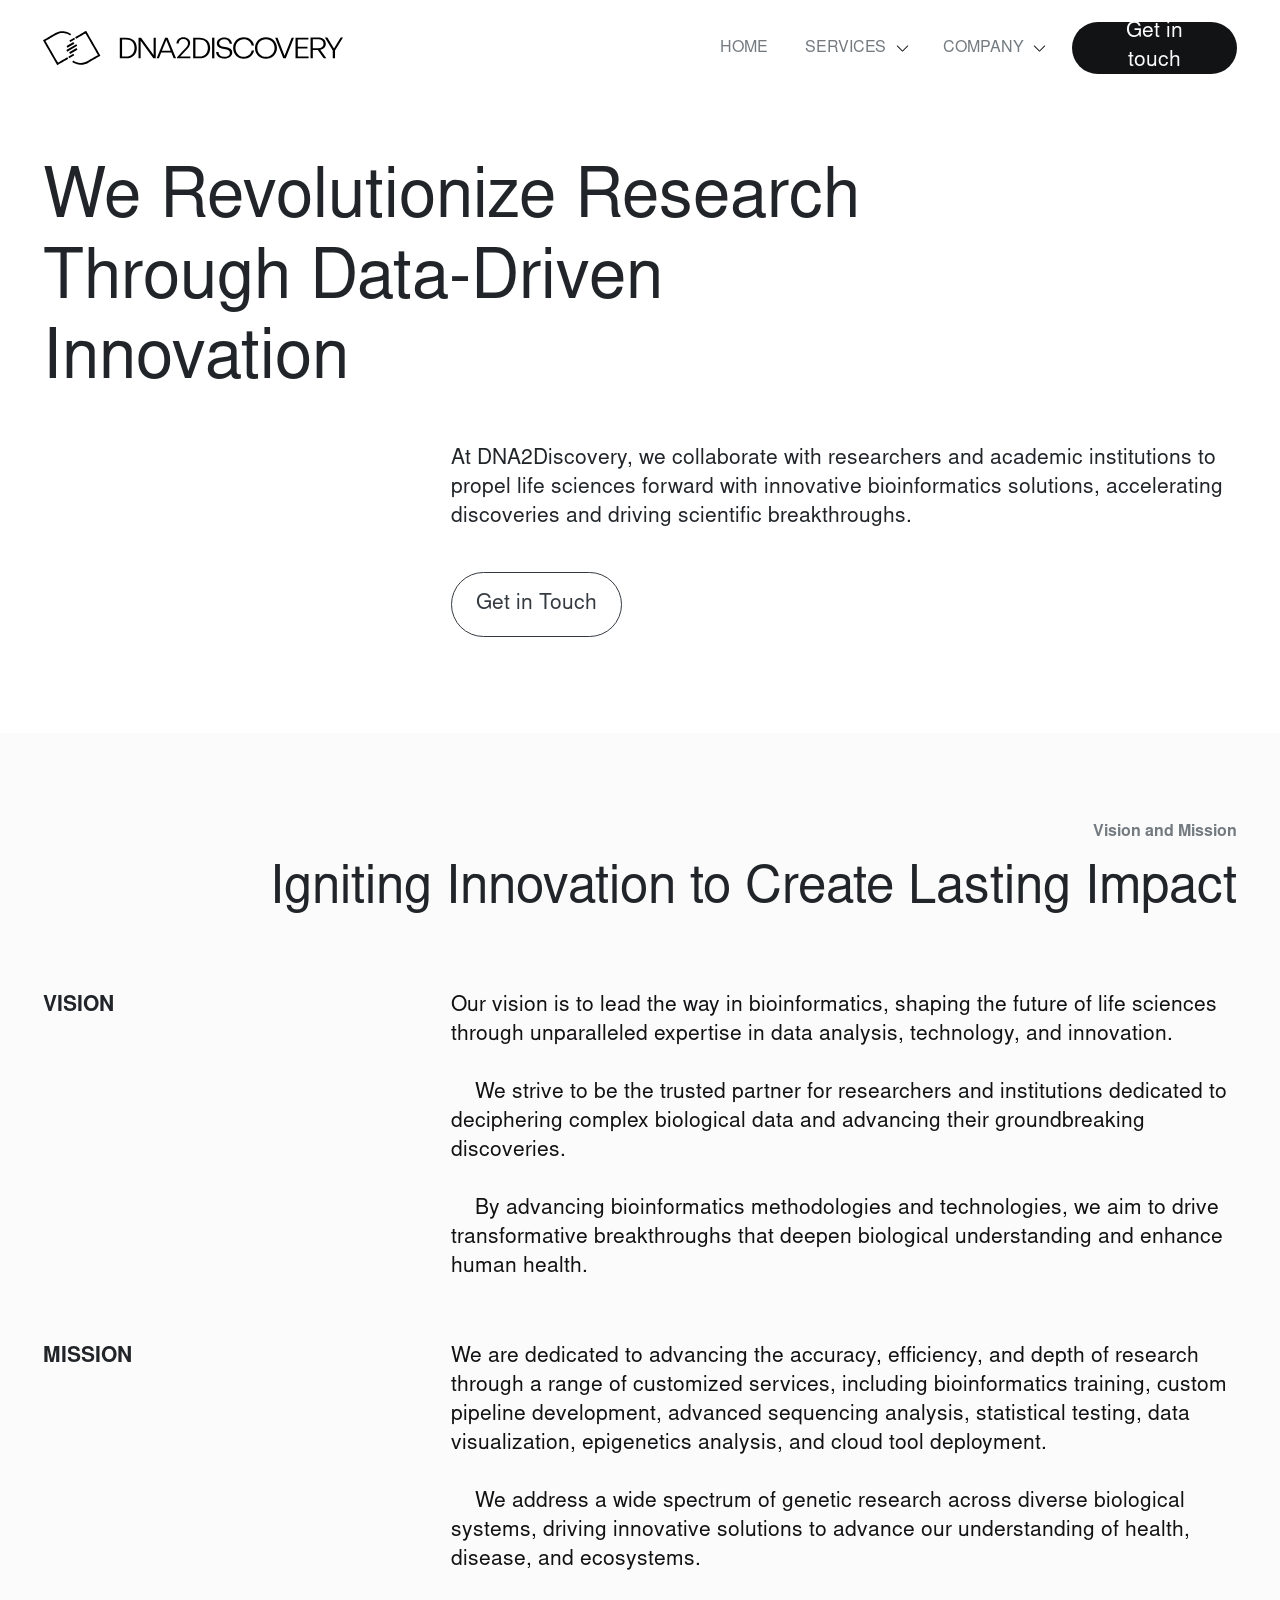
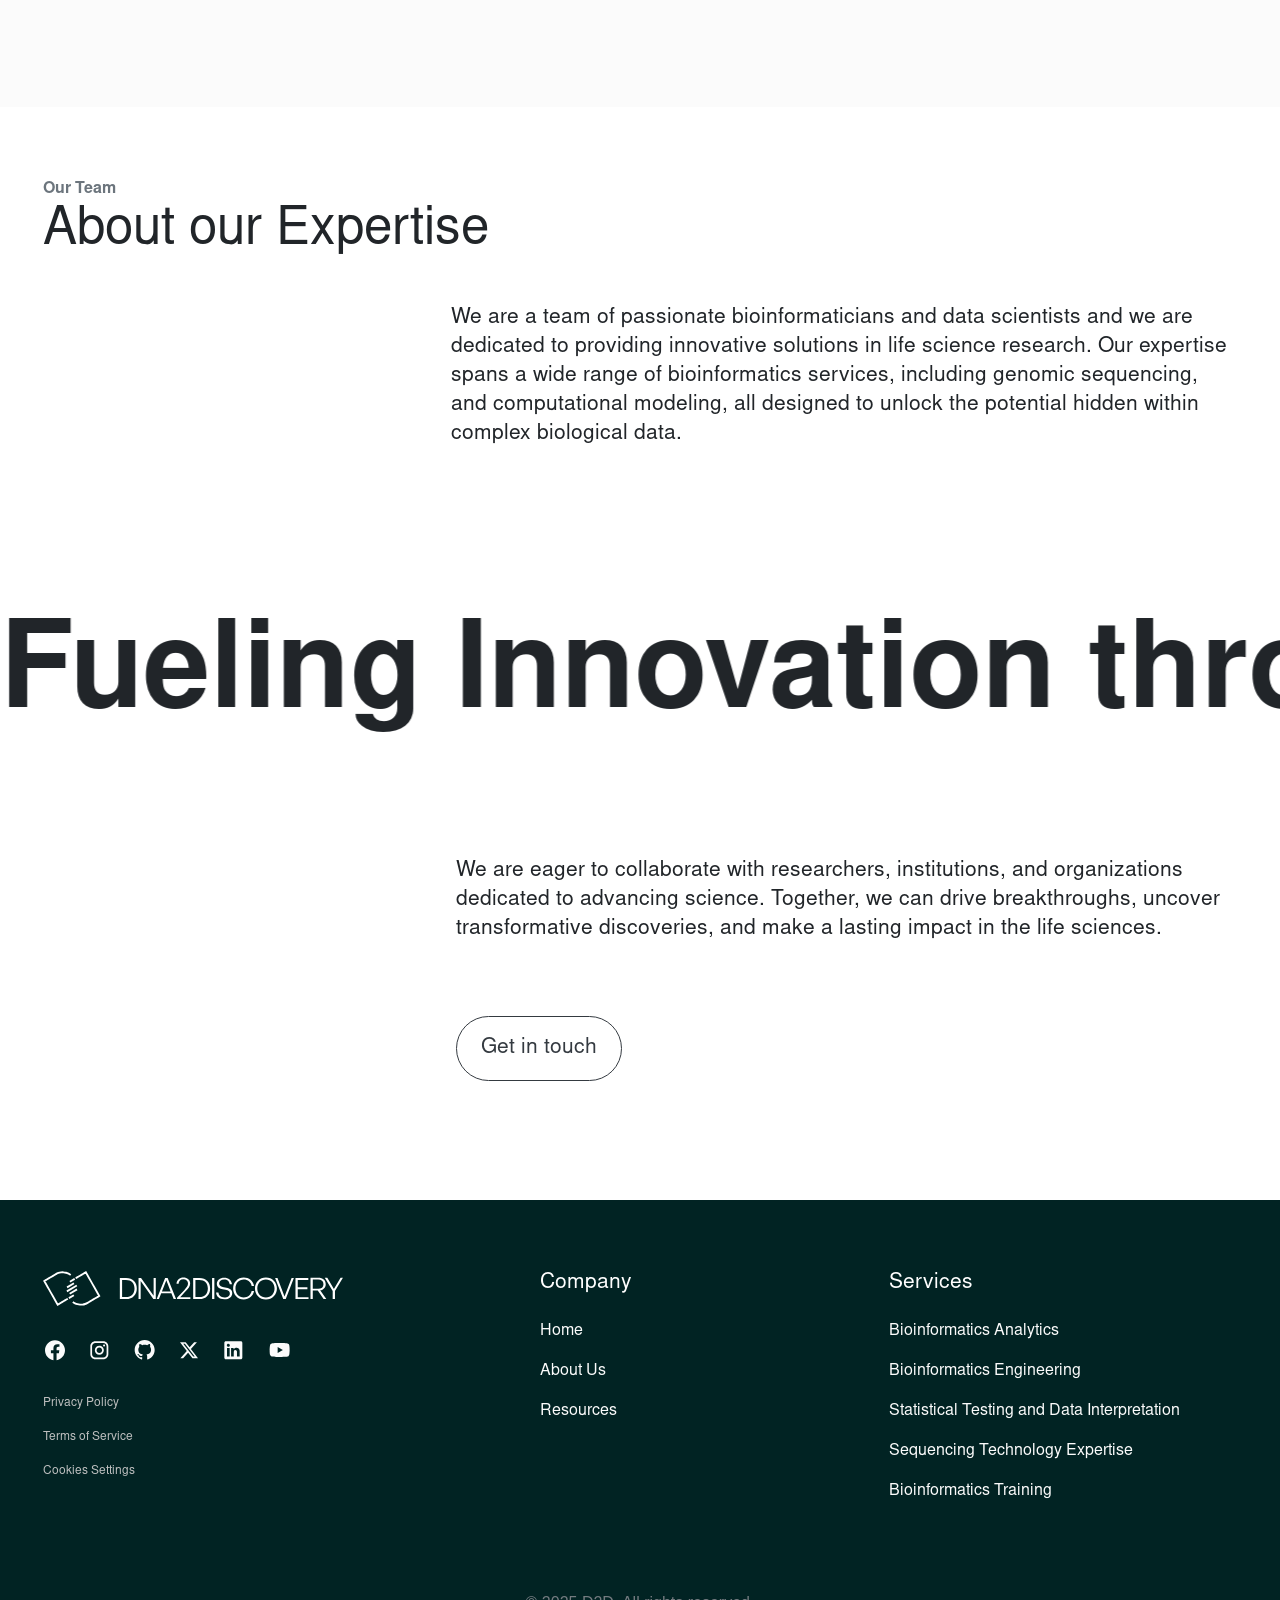
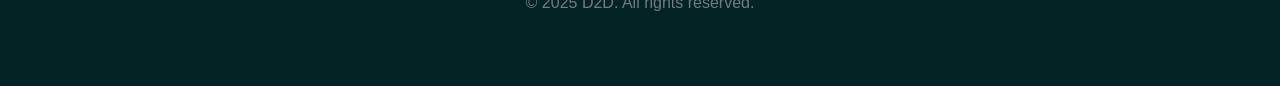
<file: aboutus/index.html>
<!DOCTYPE html><html lang="en" data-beasties-container><head><link rel="preconnect" href="https://fonts.gstatic.com" crossorigin>
  <meta charset="utf-8">
  <meta name="viewport" content="width=device-width, initial-scale=1, maximum-scale=1, user-scalable=no">
  <title>D2D</title>
  <base href="/">
  <meta name="viewport" content="width=device-width, initial-scale=1">
  <link rel="stylesheet" href="https://cdn.jsdelivr.net/npm/bootstrap@4.6.2/dist/css/bootstrap.min.css" integrity="sha384-xOolHFLEh07PJGoPkLv1IbcEPTNtaed2xpHsD9ESMhqIYd0nLMwNLD69Npy4HI+N" crossorigin="anonymous">
  <link rel="stylesheet" href="https://cdn.jsdelivr.net/npm/bootstrap-icons/font/bootstrap-icons.css">
  <link rel="stylesheet" href="https://cdnjs.cloudflare.com/ajax/libs/font-awesome/6.5.1/css/all.min.css">
  <link rel="icon" type="image/svg" href="assets/images/Logomark-Color.svg">
  <style>@font-face{font-family:'Roboto';font-style:normal;font-weight:300;font-stretch:100%;font-display:swap;src:url(https://fonts.gstatic.com/s/roboto/v47/KFO7CnqEu92Fr1ME7kSn66aGLdTylUAMa3GUBGEe.woff2) format('woff2');unicode-range:U+0460-052F, U+1C80-1C8A, U+20B4, U+2DE0-2DFF, U+A640-A69F, U+FE2E-FE2F;}@font-face{font-family:'Roboto';font-style:normal;font-weight:300;font-stretch:100%;font-display:swap;src:url(https://fonts.gstatic.com/s/roboto/v47/KFO7CnqEu92Fr1ME7kSn66aGLdTylUAMa3iUBGEe.woff2) format('woff2');unicode-range:U+0301, U+0400-045F, U+0490-0491, U+04B0-04B1, U+2116;}@font-face{font-family:'Roboto';font-style:normal;font-weight:300;font-stretch:100%;font-display:swap;src:url(https://fonts.gstatic.com/s/roboto/v47/KFO7CnqEu92Fr1ME7kSn66aGLdTylUAMa3CUBGEe.woff2) format('woff2');unicode-range:U+1F00-1FFF;}@font-face{font-family:'Roboto';font-style:normal;font-weight:300;font-stretch:100%;font-display:swap;src:url(https://fonts.gstatic.com/s/roboto/v47/KFO7CnqEu92Fr1ME7kSn66aGLdTylUAMa3-UBGEe.woff2) format('woff2');unicode-range:U+0370-0377, U+037A-037F, U+0384-038A, U+038C, U+038E-03A1, U+03A3-03FF;}@font-face{font-family:'Roboto';font-style:normal;font-weight:300;font-stretch:100%;font-display:swap;src:url(https://fonts.gstatic.com/s/roboto/v47/KFO7CnqEu92Fr1ME7kSn66aGLdTylUAMawCUBGEe.woff2) format('woff2');unicode-range:U+0302-0303, U+0305, U+0307-0308, U+0310, U+0312, U+0315, U+031A, U+0326-0327, U+032C, U+032F-0330, U+0332-0333, U+0338, U+033A, U+0346, U+034D, U+0391-03A1, U+03A3-03A9, U+03B1-03C9, U+03D1, U+03D5-03D6, U+03F0-03F1, U+03F4-03F5, U+2016-2017, U+2034-2038, U+203C, U+2040, U+2043, U+2047, U+2050, U+2057, U+205F, U+2070-2071, U+2074-208E, U+2090-209C, U+20D0-20DC, U+20E1, U+20E5-20EF, U+2100-2112, U+2114-2115, U+2117-2121, U+2123-214F, U+2190, U+2192, U+2194-21AE, U+21B0-21E5, U+21F1-21F2, U+21F4-2211, U+2213-2214, U+2216-22FF, U+2308-230B, U+2310, U+2319, U+231C-2321, U+2336-237A, U+237C, U+2395, U+239B-23B7, U+23D0, U+23DC-23E1, U+2474-2475, U+25AF, U+25B3, U+25B7, U+25BD, U+25C1, U+25CA, U+25CC, U+25FB, U+266D-266F, U+27C0-27FF, U+2900-2AFF, U+2B0E-2B11, U+2B30-2B4C, U+2BFE, U+3030, U+FF5B, U+FF5D, U+1D400-1D7FF, U+1EE00-1EEFF;}@font-face{font-family:'Roboto';font-style:normal;font-weight:300;font-stretch:100%;font-display:swap;src:url(https://fonts.gstatic.com/s/roboto/v47/KFO7CnqEu92Fr1ME7kSn66aGLdTylUAMaxKUBGEe.woff2) format('woff2');unicode-range:U+0001-000C, U+000E-001F, U+007F-009F, U+20DD-20E0, U+20E2-20E4, U+2150-218F, U+2190, U+2192, U+2194-2199, U+21AF, U+21E6-21F0, U+21F3, U+2218-2219, U+2299, U+22C4-22C6, U+2300-243F, U+2440-244A, U+2460-24FF, U+25A0-27BF, U+2800-28FF, U+2921-2922, U+2981, U+29BF, U+29EB, U+2B00-2BFF, U+4DC0-4DFF, U+FFF9-FFFB, U+10140-1018E, U+10190-1019C, U+101A0, U+101D0-101FD, U+102E0-102FB, U+10E60-10E7E, U+1D2C0-1D2D3, U+1D2E0-1D37F, U+1F000-1F0FF, U+1F100-1F1AD, U+1F1E6-1F1FF, U+1F30D-1F30F, U+1F315, U+1F31C, U+1F31E, U+1F320-1F32C, U+1F336, U+1F378, U+1F37D, U+1F382, U+1F393-1F39F, U+1F3A7-1F3A8, U+1F3AC-1F3AF, U+1F3C2, U+1F3C4-1F3C6, U+1F3CA-1F3CE, U+1F3D4-1F3E0, U+1F3ED, U+1F3F1-1F3F3, U+1F3F5-1F3F7, U+1F408, U+1F415, U+1F41F, U+1F426, U+1F43F, U+1F441-1F442, U+1F444, U+1F446-1F449, U+1F44C-1F44E, U+1F453, U+1F46A, U+1F47D, U+1F4A3, U+1F4B0, U+1F4B3, U+1F4B9, U+1F4BB, U+1F4BF, U+1F4C8-1F4CB, U+1F4D6, U+1F4DA, U+1F4DF, U+1F4E3-1F4E6, U+1F4EA-1F4ED, U+1F4F7, U+1F4F9-1F4FB, U+1F4FD-1F4FE, U+1F503, U+1F507-1F50B, U+1F50D, U+1F512-1F513, U+1F53E-1F54A, U+1F54F-1F5FA, U+1F610, U+1F650-1F67F, U+1F687, U+1F68D, U+1F691, U+1F694, U+1F698, U+1F6AD, U+1F6B2, U+1F6B9-1F6BA, U+1F6BC, U+1F6C6-1F6CF, U+1F6D3-1F6D7, U+1F6E0-1F6EA, U+1F6F0-1F6F3, U+1F6F7-1F6FC, U+1F700-1F7FF, U+1F800-1F80B, U+1F810-1F847, U+1F850-1F859, U+1F860-1F887, U+1F890-1F8AD, U+1F8B0-1F8BB, U+1F8C0-1F8C1, U+1F900-1F90B, U+1F93B, U+1F946, U+1F984, U+1F996, U+1F9E9, U+1FA00-1FA6F, U+1FA70-1FA7C, U+1FA80-1FA89, U+1FA8F-1FAC6, U+1FACE-1FADC, U+1FADF-1FAE9, U+1FAF0-1FAF8, U+1FB00-1FBFF;}@font-face{font-family:'Roboto';font-style:normal;font-weight:300;font-stretch:100%;font-display:swap;src:url(https://fonts.gstatic.com/s/roboto/v47/KFO7CnqEu92Fr1ME7kSn66aGLdTylUAMa3OUBGEe.woff2) format('woff2');unicode-range:U+0102-0103, U+0110-0111, U+0128-0129, U+0168-0169, U+01A0-01A1, U+01AF-01B0, U+0300-0301, U+0303-0304, U+0308-0309, U+0323, U+0329, U+1EA0-1EF9, U+20AB;}@font-face{font-family:'Roboto';font-style:normal;font-weight:300;font-stretch:100%;font-display:swap;src:url(https://fonts.gstatic.com/s/roboto/v47/KFO7CnqEu92Fr1ME7kSn66aGLdTylUAMa3KUBGEe.woff2) format('woff2');unicode-range:U+0100-02BA, U+02BD-02C5, U+02C7-02CC, U+02CE-02D7, U+02DD-02FF, U+0304, U+0308, U+0329, U+1D00-1DBF, U+1E00-1E9F, U+1EF2-1EFF, U+2020, U+20A0-20AB, U+20AD-20C0, U+2113, U+2C60-2C7F, U+A720-A7FF;}@font-face{font-family:'Roboto';font-style:normal;font-weight:300;font-stretch:100%;font-display:swap;src:url(https://fonts.gstatic.com/s/roboto/v47/KFO7CnqEu92Fr1ME7kSn66aGLdTylUAMa3yUBA.woff2) format('woff2');unicode-range:U+0000-00FF, U+0131, U+0152-0153, U+02BB-02BC, U+02C6, U+02DA, U+02DC, U+0304, U+0308, U+0329, U+2000-206F, U+20AC, U+2122, U+2191, U+2193, U+2212, U+2215, U+FEFF, U+FFFD;}@font-face{font-family:'Roboto';font-style:normal;font-weight:400;font-stretch:100%;font-display:swap;src:url(https://fonts.gstatic.com/s/roboto/v47/KFO7CnqEu92Fr1ME7kSn66aGLdTylUAMa3GUBGEe.woff2) format('woff2');unicode-range:U+0460-052F, U+1C80-1C8A, U+20B4, U+2DE0-2DFF, U+A640-A69F, U+FE2E-FE2F;}@font-face{font-family:'Roboto';font-style:normal;font-weight:400;font-stretch:100%;font-display:swap;src:url(https://fonts.gstatic.com/s/roboto/v47/KFO7CnqEu92Fr1ME7kSn66aGLdTylUAMa3iUBGEe.woff2) format('woff2');unicode-range:U+0301, U+0400-045F, U+0490-0491, U+04B0-04B1, U+2116;}@font-face{font-family:'Roboto';font-style:normal;font-weight:400;font-stretch:100%;font-display:swap;src:url(https://fonts.gstatic.com/s/roboto/v47/KFO7CnqEu92Fr1ME7kSn66aGLdTylUAMa3CUBGEe.woff2) format('woff2');unicode-range:U+1F00-1FFF;}@font-face{font-family:'Roboto';font-style:normal;font-weight:400;font-stretch:100%;font-display:swap;src:url(https://fonts.gstatic.com/s/roboto/v47/KFO7CnqEu92Fr1ME7kSn66aGLdTylUAMa3-UBGEe.woff2) format('woff2');unicode-range:U+0370-0377, U+037A-037F, U+0384-038A, U+038C, U+038E-03A1, U+03A3-03FF;}@font-face{font-family:'Roboto';font-style:normal;font-weight:400;font-stretch:100%;font-display:swap;src:url(https://fonts.gstatic.com/s/roboto/v47/KFO7CnqEu92Fr1ME7kSn66aGLdTylUAMawCUBGEe.woff2) format('woff2');unicode-range:U+0302-0303, U+0305, U+0307-0308, U+0310, U+0312, U+0315, U+031A, U+0326-0327, U+032C, U+032F-0330, U+0332-0333, U+0338, U+033A, U+0346, U+034D, U+0391-03A1, U+03A3-03A9, U+03B1-03C9, U+03D1, U+03D5-03D6, U+03F0-03F1, U+03F4-03F5, U+2016-2017, U+2034-2038, U+203C, U+2040, U+2043, U+2047, U+2050, U+2057, U+205F, U+2070-2071, U+2074-208E, U+2090-209C, U+20D0-20DC, U+20E1, U+20E5-20EF, U+2100-2112, U+2114-2115, U+2117-2121, U+2123-214F, U+2190, U+2192, U+2194-21AE, U+21B0-21E5, U+21F1-21F2, U+21F4-2211, U+2213-2214, U+2216-22FF, U+2308-230B, U+2310, U+2319, U+231C-2321, U+2336-237A, U+237C, U+2395, U+239B-23B7, U+23D0, U+23DC-23E1, U+2474-2475, U+25AF, U+25B3, U+25B7, U+25BD, U+25C1, U+25CA, U+25CC, U+25FB, U+266D-266F, U+27C0-27FF, U+2900-2AFF, U+2B0E-2B11, U+2B30-2B4C, U+2BFE, U+3030, U+FF5B, U+FF5D, U+1D400-1D7FF, U+1EE00-1EEFF;}@font-face{font-family:'Roboto';font-style:normal;font-weight:400;font-stretch:100%;font-display:swap;src:url(https://fonts.gstatic.com/s/roboto/v47/KFO7CnqEu92Fr1ME7kSn66aGLdTylUAMaxKUBGEe.woff2) format('woff2');unicode-range:U+0001-000C, U+000E-001F, U+007F-009F, U+20DD-20E0, U+20E2-20E4, U+2150-218F, U+2190, U+2192, U+2194-2199, U+21AF, U+21E6-21F0, U+21F3, U+2218-2219, U+2299, U+22C4-22C6, U+2300-243F, U+2440-244A, U+2460-24FF, U+25A0-27BF, U+2800-28FF, U+2921-2922, U+2981, U+29BF, U+29EB, U+2B00-2BFF, U+4DC0-4DFF, U+FFF9-FFFB, U+10140-1018E, U+10190-1019C, U+101A0, U+101D0-101FD, U+102E0-102FB, U+10E60-10E7E, U+1D2C0-1D2D3, U+1D2E0-1D37F, U+1F000-1F0FF, U+1F100-1F1AD, U+1F1E6-1F1FF, U+1F30D-1F30F, U+1F315, U+1F31C, U+1F31E, U+1F320-1F32C, U+1F336, U+1F378, U+1F37D, U+1F382, U+1F393-1F39F, U+1F3A7-1F3A8, U+1F3AC-1F3AF, U+1F3C2, U+1F3C4-1F3C6, U+1F3CA-1F3CE, U+1F3D4-1F3E0, U+1F3ED, U+1F3F1-1F3F3, U+1F3F5-1F3F7, U+1F408, U+1F415, U+1F41F, U+1F426, U+1F43F, U+1F441-1F442, U+1F444, U+1F446-1F449, U+1F44C-1F44E, U+1F453, U+1F46A, U+1F47D, U+1F4A3, U+1F4B0, U+1F4B3, U+1F4B9, U+1F4BB, U+1F4BF, U+1F4C8-1F4CB, U+1F4D6, U+1F4DA, U+1F4DF, U+1F4E3-1F4E6, U+1F4EA-1F4ED, U+1F4F7, U+1F4F9-1F4FB, U+1F4FD-1F4FE, U+1F503, U+1F507-1F50B, U+1F50D, U+1F512-1F513, U+1F53E-1F54A, U+1F54F-1F5FA, U+1F610, U+1F650-1F67F, U+1F687, U+1F68D, U+1F691, U+1F694, U+1F698, U+1F6AD, U+1F6B2, U+1F6B9-1F6BA, U+1F6BC, U+1F6C6-1F6CF, U+1F6D3-1F6D7, U+1F6E0-1F6EA, U+1F6F0-1F6F3, U+1F6F7-1F6FC, U+1F700-1F7FF, U+1F800-1F80B, U+1F810-1F847, U+1F850-1F859, U+1F860-1F887, U+1F890-1F8AD, U+1F8B0-1F8BB, U+1F8C0-1F8C1, U+1F900-1F90B, U+1F93B, U+1F946, U+1F984, U+1F996, U+1F9E9, U+1FA00-1FA6F, U+1FA70-1FA7C, U+1FA80-1FA89, U+1FA8F-1FAC6, U+1FACE-1FADC, U+1FADF-1FAE9, U+1FAF0-1FAF8, U+1FB00-1FBFF;}@font-face{font-family:'Roboto';font-style:normal;font-weight:400;font-stretch:100%;font-display:swap;src:url(https://fonts.gstatic.com/s/roboto/v47/KFO7CnqEu92Fr1ME7kSn66aGLdTylUAMa3OUBGEe.woff2) format('woff2');unicode-range:U+0102-0103, U+0110-0111, U+0128-0129, U+0168-0169, U+01A0-01A1, U+01AF-01B0, U+0300-0301, U+0303-0304, U+0308-0309, U+0323, U+0329, U+1EA0-1EF9, U+20AB;}@font-face{font-family:'Roboto';font-style:normal;font-weight:400;font-stretch:100%;font-display:swap;src:url(https://fonts.gstatic.com/s/roboto/v47/KFO7CnqEu92Fr1ME7kSn66aGLdTylUAMa3KUBGEe.woff2) format('woff2');unicode-range:U+0100-02BA, U+02BD-02C5, U+02C7-02CC, U+02CE-02D7, U+02DD-02FF, U+0304, U+0308, U+0329, U+1D00-1DBF, U+1E00-1E9F, U+1EF2-1EFF, U+2020, U+20A0-20AB, U+20AD-20C0, U+2113, U+2C60-2C7F, U+A720-A7FF;}@font-face{font-family:'Roboto';font-style:normal;font-weight:400;font-stretch:100%;font-display:swap;src:url(https://fonts.gstatic.com/s/roboto/v47/KFO7CnqEu92Fr1ME7kSn66aGLdTylUAMa3yUBA.woff2) format('woff2');unicode-range:U+0000-00FF, U+0131, U+0152-0153, U+02BB-02BC, U+02C6, U+02DA, U+02DC, U+0304, U+0308, U+0329, U+2000-206F, U+20AC, U+2122, U+2191, U+2193, U+2212, U+2215, U+FEFF, U+FFFD;}@font-face{font-family:'Roboto';font-style:normal;font-weight:500;font-stretch:100%;font-display:swap;src:url(https://fonts.gstatic.com/s/roboto/v47/KFO7CnqEu92Fr1ME7kSn66aGLdTylUAMa3GUBGEe.woff2) format('woff2');unicode-range:U+0460-052F, U+1C80-1C8A, U+20B4, U+2DE0-2DFF, U+A640-A69F, U+FE2E-FE2F;}@font-face{font-family:'Roboto';font-style:normal;font-weight:500;font-stretch:100%;font-display:swap;src:url(https://fonts.gstatic.com/s/roboto/v47/KFO7CnqEu92Fr1ME7kSn66aGLdTylUAMa3iUBGEe.woff2) format('woff2');unicode-range:U+0301, U+0400-045F, U+0490-0491, U+04B0-04B1, U+2116;}@font-face{font-family:'Roboto';font-style:normal;font-weight:500;font-stretch:100%;font-display:swap;src:url(https://fonts.gstatic.com/s/roboto/v47/KFO7CnqEu92Fr1ME7kSn66aGLdTylUAMa3CUBGEe.woff2) format('woff2');unicode-range:U+1F00-1FFF;}@font-face{font-family:'Roboto';font-style:normal;font-weight:500;font-stretch:100%;font-display:swap;src:url(https://fonts.gstatic.com/s/roboto/v47/KFO7CnqEu92Fr1ME7kSn66aGLdTylUAMa3-UBGEe.woff2) format('woff2');unicode-range:U+0370-0377, U+037A-037F, U+0384-038A, U+038C, U+038E-03A1, U+03A3-03FF;}@font-face{font-family:'Roboto';font-style:normal;font-weight:500;font-stretch:100%;font-display:swap;src:url(https://fonts.gstatic.com/s/roboto/v47/KFO7CnqEu92Fr1ME7kSn66aGLdTylUAMawCUBGEe.woff2) format('woff2');unicode-range:U+0302-0303, U+0305, U+0307-0308, U+0310, U+0312, U+0315, U+031A, U+0326-0327, U+032C, U+032F-0330, U+0332-0333, U+0338, U+033A, U+0346, U+034D, U+0391-03A1, U+03A3-03A9, U+03B1-03C9, U+03D1, U+03D5-03D6, U+03F0-03F1, U+03F4-03F5, U+2016-2017, U+2034-2038, U+203C, U+2040, U+2043, U+2047, U+2050, U+2057, U+205F, U+2070-2071, U+2074-208E, U+2090-209C, U+20D0-20DC, U+20E1, U+20E5-20EF, U+2100-2112, U+2114-2115, U+2117-2121, U+2123-214F, U+2190, U+2192, U+2194-21AE, U+21B0-21E5, U+21F1-21F2, U+21F4-2211, U+2213-2214, U+2216-22FF, U+2308-230B, U+2310, U+2319, U+231C-2321, U+2336-237A, U+237C, U+2395, U+239B-23B7, U+23D0, U+23DC-23E1, U+2474-2475, U+25AF, U+25B3, U+25B7, U+25BD, U+25C1, U+25CA, U+25CC, U+25FB, U+266D-266F, U+27C0-27FF, U+2900-2AFF, U+2B0E-2B11, U+2B30-2B4C, U+2BFE, U+3030, U+FF5B, U+FF5D, U+1D400-1D7FF, U+1EE00-1EEFF;}@font-face{font-family:'Roboto';font-style:normal;font-weight:500;font-stretch:100%;font-display:swap;src:url(https://fonts.gstatic.com/s/roboto/v47/KFO7CnqEu92Fr1ME7kSn66aGLdTylUAMaxKUBGEe.woff2) format('woff2');unicode-range:U+0001-000C, U+000E-001F, U+007F-009F, U+20DD-20E0, U+20E2-20E4, U+2150-218F, U+2190, U+2192, U+2194-2199, U+21AF, U+21E6-21F0, U+21F3, U+2218-2219, U+2299, U+22C4-22C6, U+2300-243F, U+2440-244A, U+2460-24FF, U+25A0-27BF, U+2800-28FF, U+2921-2922, U+2981, U+29BF, U+29EB, U+2B00-2BFF, U+4DC0-4DFF, U+FFF9-FFFB, U+10140-1018E, U+10190-1019C, U+101A0, U+101D0-101FD, U+102E0-102FB, U+10E60-10E7E, U+1D2C0-1D2D3, U+1D2E0-1D37F, U+1F000-1F0FF, U+1F100-1F1AD, U+1F1E6-1F1FF, U+1F30D-1F30F, U+1F315, U+1F31C, U+1F31E, U+1F320-1F32C, U+1F336, U+1F378, U+1F37D, U+1F382, U+1F393-1F39F, U+1F3A7-1F3A8, U+1F3AC-1F3AF, U+1F3C2, U+1F3C4-1F3C6, U+1F3CA-1F3CE, U+1F3D4-1F3E0, U+1F3ED, U+1F3F1-1F3F3, U+1F3F5-1F3F7, U+1F408, U+1F415, U+1F41F, U+1F426, U+1F43F, U+1F441-1F442, U+1F444, U+1F446-1F449, U+1F44C-1F44E, U+1F453, U+1F46A, U+1F47D, U+1F4A3, U+1F4B0, U+1F4B3, U+1F4B9, U+1F4BB, U+1F4BF, U+1F4C8-1F4CB, U+1F4D6, U+1F4DA, U+1F4DF, U+1F4E3-1F4E6, U+1F4EA-1F4ED, U+1F4F7, U+1F4F9-1F4FB, U+1F4FD-1F4FE, U+1F503, U+1F507-1F50B, U+1F50D, U+1F512-1F513, U+1F53E-1F54A, U+1F54F-1F5FA, U+1F610, U+1F650-1F67F, U+1F687, U+1F68D, U+1F691, U+1F694, U+1F698, U+1F6AD, U+1F6B2, U+1F6B9-1F6BA, U+1F6BC, U+1F6C6-1F6CF, U+1F6D3-1F6D7, U+1F6E0-1F6EA, U+1F6F0-1F6F3, U+1F6F7-1F6FC, U+1F700-1F7FF, U+1F800-1F80B, U+1F810-1F847, U+1F850-1F859, U+1F860-1F887, U+1F890-1F8AD, U+1F8B0-1F8BB, U+1F8C0-1F8C1, U+1F900-1F90B, U+1F93B, U+1F946, U+1F984, U+1F996, U+1F9E9, U+1FA00-1FA6F, U+1FA70-1FA7C, U+1FA80-1FA89, U+1FA8F-1FAC6, U+1FACE-1FADC, U+1FADF-1FAE9, U+1FAF0-1FAF8, U+1FB00-1FBFF;}@font-face{font-family:'Roboto';font-style:normal;font-weight:500;font-stretch:100%;font-display:swap;src:url(https://fonts.gstatic.com/s/roboto/v47/KFO7CnqEu92Fr1ME7kSn66aGLdTylUAMa3OUBGEe.woff2) format('woff2');unicode-range:U+0102-0103, U+0110-0111, U+0128-0129, U+0168-0169, U+01A0-01A1, U+01AF-01B0, U+0300-0301, U+0303-0304, U+0308-0309, U+0323, U+0329, U+1EA0-1EF9, U+20AB;}@font-face{font-family:'Roboto';font-style:normal;font-weight:500;font-stretch:100%;font-display:swap;src:url(https://fonts.gstatic.com/s/roboto/v47/KFO7CnqEu92Fr1ME7kSn66aGLdTylUAMa3KUBGEe.woff2) format('woff2');unicode-range:U+0100-02BA, U+02BD-02C5, U+02C7-02CC, U+02CE-02D7, U+02DD-02FF, U+0304, U+0308, U+0329, U+1D00-1DBF, U+1E00-1E9F, U+1EF2-1EFF, U+2020, U+20A0-20AB, U+20AD-20C0, U+2113, U+2C60-2C7F, U+A720-A7FF;}@font-face{font-family:'Roboto';font-style:normal;font-weight:500;font-stretch:100%;font-display:swap;src:url(https://fonts.gstatic.com/s/roboto/v47/KFO7CnqEu92Fr1ME7kSn66aGLdTylUAMa3yUBA.woff2) format('woff2');unicode-range:U+0000-00FF, U+0131, U+0152-0153, U+02BB-02BC, U+02C6, U+02DA, U+02DC, U+0304, U+0308, U+0329, U+2000-206F, U+20AC, U+2122, U+2191, U+2193, U+2212, U+2215, U+FEFF, U+FFFD;}</style>
  <style>@font-face{font-family:'Material Icons';font-style:normal;font-weight:400;src:url(https://fonts.gstatic.com/s/materialicons/v143/flUhRq6tzZclQEJ-Vdg-IuiaDsNc.woff2) format('woff2');}.material-icons{font-family:'Material Icons';font-weight:normal;font-style:normal;font-size:24px;line-height:1;letter-spacing:normal;text-transform:none;display:inline-block;white-space:nowrap;word-wrap:normal;direction:ltr;-webkit-font-feature-settings:'liga';-webkit-font-smoothing:antialiased;}</style>
<style>html{--mat-sys-background: #fff8f8;--mat-sys-error: #ba1a1a;--mat-sys-error-container: #ffdad6;--mat-sys-inverse-on-surface: #faeeef;--mat-sys-inverse-primary: #ffb1c5;--mat-sys-inverse-surface: #352f30;--mat-sys-on-background: #201a1b;--mat-sys-on-error: #ffffff;--mat-sys-on-error-container: #410002;--mat-sys-on-primary: #ffffff;--mat-sys-on-primary-container: #3f001b;--mat-sys-on-primary-fixed: #3f001b;--mat-sys-on-primary-fixed-variant: #8f0045;--mat-sys-on-secondary: #ffffff;--mat-sys-on-secondary-container: #2b151b;--mat-sys-on-secondary-fixed: #2b151b;--mat-sys-on-secondary-fixed-variant: #5b3f46;--mat-sys-on-surface: #201a1b;--mat-sys-on-surface-variant: #514346;--mat-sys-on-tertiary: #ffffff;--mat-sys-on-tertiary-container: #410000;--mat-sys-on-tertiary-fixed: #410000;--mat-sys-on-tertiary-fixed-variant: #930100;--mat-sys-outline: #847376;--mat-sys-outline-variant: #d6c2c5;--mat-sys-primary: #ba005c;--mat-sys-primary-container: #ffd9e1;--mat-sys-primary-fixed: #ffd9e1;--mat-sys-primary-fixed-dim: #ffb1c5;--mat-sys-scrim: #000000;--mat-sys-secondary: #74565d;--mat-sys-secondary-container: #ffd9e1;--mat-sys-secondary-fixed: #ffd9e1;--mat-sys-secondary-fixed-dim: #e3bdc5;--mat-sys-shadow: #000000;--mat-sys-surface: #fff8f8;--mat-sys-surface-bright: #fff8f8;--mat-sys-surface-container: #f7ebec;--mat-sys-surface-container-high: #f1e5e6;--mat-sys-surface-container-highest: #ece0e1;--mat-sys-surface-container-low: #fdf1f2;--mat-sys-surface-container-lowest: #ffffff;--mat-sys-surface-dim: #e3d7d8;--mat-sys-surface-tint: #ba005c;--mat-sys-surface-variant: #f3dde1;--mat-sys-tertiary: #c00100;--mat-sys-tertiary-container: #ffdad4;--mat-sys-tertiary-fixed: #ffdad4;--mat-sys-tertiary-fixed-dim: #ffb4a8;--mat-sys-neutral-variant20: #3a2d30;--mat-sys-neutral10: #201a1b}html{--mat-sys-level0: 0px 0px 0px 0px rgba(0, 0, 0, .2), 0px 0px 0px 0px rgba(0, 0, 0, .14), 0px 0px 0px 0px rgba(0, 0, 0, .12)}html{--mat-sys-level1: 0px 2px 1px -1px rgba(0, 0, 0, .2), 0px 1px 1px 0px rgba(0, 0, 0, .14), 0px 1px 3px 0px rgba(0, 0, 0, .12)}html{--mat-sys-level2: 0px 3px 3px -2px rgba(0, 0, 0, .2), 0px 3px 4px 0px rgba(0, 0, 0, .14), 0px 1px 8px 0px rgba(0, 0, 0, .12)}html{--mat-sys-level3: 0px 3px 5px -1px rgba(0, 0, 0, .2), 0px 6px 10px 0px rgba(0, 0, 0, .14), 0px 1px 18px 0px rgba(0, 0, 0, .12)}html{--mat-sys-level4: 0px 5px 5px -3px rgba(0, 0, 0, .2), 0px 8px 10px 1px rgba(0, 0, 0, .14), 0px 3px 14px 2px rgba(0, 0, 0, .12)}html{--mat-sys-level5: 0px 7px 8px -4px rgba(0, 0, 0, .2), 0px 12px 17px 2px rgba(0, 0, 0, .14), 0px 5px 22px 4px rgba(0, 0, 0, .12)}html{--mat-sys-body-large: 400 1rem / 1.5rem Roboto;--mat-sys-body-large-font: Roboto;--mat-sys-body-large-line-height: 1.5rem;--mat-sys-body-large-size: 1rem;--mat-sys-body-large-tracking: .031rem;--mat-sys-body-large-weight: 400;--mat-sys-body-medium: 400 .875rem / 1.25rem Roboto;--mat-sys-body-medium-font: Roboto;--mat-sys-body-medium-line-height: 1.25rem;--mat-sys-body-medium-size: .875rem;--mat-sys-body-medium-tracking: .016rem;--mat-sys-body-medium-weight: 400;--mat-sys-body-small: 400 .75rem / 1rem Roboto;--mat-sys-body-small-font: Roboto;--mat-sys-body-small-line-height: 1rem;--mat-sys-body-small-size: .75rem;--mat-sys-body-small-tracking: .025rem;--mat-sys-body-small-weight: 400;--mat-sys-display-large: 400 3.562rem / 4rem Roboto;--mat-sys-display-large-font: Roboto;--mat-sys-display-large-line-height: 4rem;--mat-sys-display-large-size: 3.562rem;--mat-sys-display-large-tracking: -.016rem;--mat-sys-display-large-weight: 400;--mat-sys-display-medium: 400 2.812rem / 3.25rem Roboto;--mat-sys-display-medium-font: Roboto;--mat-sys-display-medium-line-height: 3.25rem;--mat-sys-display-medium-size: 2.812rem;--mat-sys-display-medium-tracking: 0;--mat-sys-display-medium-weight: 400;--mat-sys-display-small: 400 2.25rem / 2.75rem Roboto;--mat-sys-display-small-font: Roboto;--mat-sys-display-small-line-height: 2.75rem;--mat-sys-display-small-size: 2.25rem;--mat-sys-display-small-tracking: 0;--mat-sys-display-small-weight: 400;--mat-sys-headline-large: 400 2rem / 2.5rem Roboto;--mat-sys-headline-large-font: Roboto;--mat-sys-headline-large-line-height: 2.5rem;--mat-sys-headline-large-size: 2rem;--mat-sys-headline-large-tracking: 0;--mat-sys-headline-large-weight: 400;--mat-sys-headline-medium: 400 1.75rem / 2.25rem Roboto;--mat-sys-headline-medium-font: Roboto;--mat-sys-headline-medium-line-height: 2.25rem;--mat-sys-headline-medium-size: 1.75rem;--mat-sys-headline-medium-tracking: 0;--mat-sys-headline-medium-weight: 400;--mat-sys-headline-small: 400 1.5rem / 2rem Roboto;--mat-sys-headline-small-font: Roboto;--mat-sys-headline-small-line-height: 2rem;--mat-sys-headline-small-size: 1.5rem;--mat-sys-headline-small-tracking: 0;--mat-sys-headline-small-weight: 400;--mat-sys-label-large: 500 .875rem / 1.25rem Roboto;--mat-sys-label-large-font: Roboto;--mat-sys-label-large-line-height: 1.25rem;--mat-sys-label-large-size: .875rem;--mat-sys-label-large-tracking: .006rem;--mat-sys-label-large-weight: 500;--mat-sys-label-large-weight-prominent: 700;--mat-sys-label-medium: 500 .75rem / 1rem Roboto;--mat-sys-label-medium-font: Roboto;--mat-sys-label-medium-line-height: 1rem;--mat-sys-label-medium-size: .75rem;--mat-sys-label-medium-tracking: .031rem;--mat-sys-label-medium-weight: 500;--mat-sys-label-medium-weight-prominent: 700;--mat-sys-label-small: 500 .688rem / 1rem Roboto;--mat-sys-label-small-font: Roboto;--mat-sys-label-small-line-height: 1rem;--mat-sys-label-small-size: .688rem;--mat-sys-label-small-tracking: .031rem;--mat-sys-label-small-weight: 500;--mat-sys-title-large: 400 1.375rem / 1.75rem Roboto;--mat-sys-title-large-font: Roboto;--mat-sys-title-large-line-height: 1.75rem;--mat-sys-title-large-size: 1.375rem;--mat-sys-title-large-tracking: 0;--mat-sys-title-large-weight: 400;--mat-sys-title-medium: 500 1rem / 1.5rem Roboto;--mat-sys-title-medium-font: Roboto;--mat-sys-title-medium-line-height: 1.5rem;--mat-sys-title-medium-size: 1rem;--mat-sys-title-medium-tracking: .009rem;--mat-sys-title-medium-weight: 500;--mat-sys-title-small: 500 .875rem / 1.25rem Roboto;--mat-sys-title-small-font: Roboto;--mat-sys-title-small-line-height: 1.25rem;--mat-sys-title-small-size: .875rem;--mat-sys-title-small-tracking: .006rem;--mat-sys-title-small-weight: 500}html{--mat-sys-corner-extra-large: 28px;--mat-sys-corner-extra-large-top: 28px 28px 0 0;--mat-sys-corner-extra-small: 4px;--mat-sys-corner-extra-small-top: 4px 4px 0 0;--mat-sys-corner-full: 9999px;--mat-sys-corner-large: 16px;--mat-sys-corner-large-end: 0 16px 16px 0;--mat-sys-corner-large-start: 16px 0 0 16px;--mat-sys-corner-large-top: 16px 16px 0 0;--mat-sys-corner-medium: 12px;--mat-sys-corner-none: 0;--mat-sys-corner-small: 8px}html{--mat-sys-dragged-state-layer-opacity: .16;--mat-sys-focus-state-layer-opacity: .12;--mat-sys-hover-state-layer-opacity: .08;--mat-sys-pressed-state-layer-opacity: .12}@font-face{font-family:NimbusSanL;src:url("./media/NimbusSanL-RegIta-U2JG3RZC.otf") format("opentype");font-weight:400;font-style:italic}@font-face{font-family:NimbusSanL;src:url("./media/NimbusSanL-Bol-ELZ4WECS.otf") format("opentype");font-weight:700;font-style:normal}@font-face{font-family:NimbusSanL;src:url("./media/NimbusSanL-Reg-EGQ5GAYN.otf") format("opentype");font-weight:400;font-style:normal}@font-face{font-family:NimbusSanL;src:url("./media/NimbusSanL-BolIta-XEYTFVDC.otf") format("opentype");font-weight:700;font-style:italic}@font-face{font-family:NimbusSanLB;src:url("./media/NimbusSanL-Bol-ELZ4WECS.otf") format("opentype");font-weight:700;font-style:normal}html,body{height:100%}body{margin:0;font-family:NimbusSanL,sans-serif;scroll-behavior:smooth}.fsr-51{font-family:NimbusSanL!important;font-size:51px!important}.fsr-21{font-family:NimbusSanL!important;font-size:21px!important}.fsb-16{font-family:NimbusSanLB!important;font-size:16px!important;font-weight:400}.fsb-21{font-family:NimbusSanLB!important;font-size:21px!important;font-weight:400}.fsr-16{font-family:NimbusSanL!important;font-size:16px!important}.fsr-12{font-family:NimbusSanL!important;font-size:12px!important}.fsr-67{font-family:NimbusSanL!important;font-size:67px!important}.fsb-120{font-family:NimbusSanLB!important;font-size:120px!important;font-weight:400}.p-48{padding-left:calc(3.33vw + .048px);padding-right:calc(3.33vw + .048px)}.p-80{padding-top:calc(5.55vw + .08px);padding-bottom:calc(5.55vw + .08px)}.mt-80{margin-top:calc(5.55vw + .08px)!important}.mb-80{margin-bottom:calc(5.55vw + .08px)!important}.mt-48{margin-top:calc(3.33vw + .048px)!important}.color-grey{color:#bfc0c0!important}.color-lightgrey{color:#747b80!important}.color-lightwhite{color:#fbfbfb!important}.bg-lightwhite{background-color:#fbfbfb!important}.lh-29{line-height:29px!important}.lh-22{line-height:22.4px!important}.lh-80{line-height:80.4px!important}.lh-61{line-height:61.2px!important}body{margin:0;padding:0;box-sizing:border-box;font-family:NimbusSanRegular,sans-serif!important}.no-underline{text-decoration:none}.btn-responsive{width:auto}.multi-line{white-space:pre-wrap;word-wrap:break-word;overflow-wrap:break-word;max-width:100%}.fit-content{width:fit-content!important}a{text-underline-offset:3px!important}.slide-up-page{opacity:0;transform:translateY(50px);animation:slideUpPage 1s ease-out forwards}@keyframes slideUpPage{0%{opacity:0;transform:translateY(50px)}to{opacity:1;transform:translateY(0)}}@media only screen and (max-width: 767px){.mb-80{margin-bottom:calc(15.53vw + .0164px)!important}.btn-responsive{width:100%}.p-80{padding-top:calc(15.53vw + .0164px)!important;padding-bottom:calc(15.53vw + .0164px)!important}.p-48{padding-left:calc(3.88vw + .0144px)!important;padding-right:calc(3.88vw + .0144px)!important}.fsr-21{font-size:16px!important}.fsr-51{font-size:38px!important}.fsr-67{font-size:51px!important}.fsb-120{font-size:67px!important}.lh-29{line-height:22.4px!important}.lh-22{line-height:16.8px!important}.lh-80{line-height:61.2px!important}.lh-61{line-height:45.6px!important}.fsb-16{font-size:12px!important}}@media only screen and (min-width: 1600px){.p-48{padding-left:48px;padding-right:48px}.p-80{padding-top:80px;padding-bottom:80px}.mt-80{margin-top:80px!important}.mb-80{margin-bottom:80px!important}.mt-48{margin-top:48px!important}}
</style><link rel="stylesheet" href="./styles-7QJ5UALJ.css" media="print" onload="this.media='all'"><noscript><link rel="stylesheet" href="./styles-7QJ5UALJ.css"></noscript><style ng-app-id="ng">.logo[_ngcontent-ng-c507797239]{font-size:24px;font-weight:700;font-family:cursive}.nav-pad[_ngcontent-ng-c507797239]{padding:calc(1.11vw + .016px) calc(3.33vw + .048px)}.nav-bar[_ngcontent-ng-c507797239]{position:absolute;top:0;left:0;width:100vw;z-index:9999;height:fit-content!important;overflow-y:scroll;max-height:100vh!important;-webkit-backdrop-filter:blur(10.2px);backdrop-filter:blur(10.2px)}.navbar-sliding[_ngcontent-ng-c507797239]{animation:_ngcontent-ng-c507797239_slide-in .5s ease-in-out forwards}.sliding-none[_ngcontent-ng-c507797239]{animation:none}@keyframes _ngcontent-ng-c507797239_slide-in{0%{transform:translateY(-100%)}to{transform:translateY(0)}}.nav-bar[_ngcontent-ng-c507797239]   .navbar-light[_ngcontent-ng-c507797239]   .navbar-toggler-icon[_ngcontent-ng-c507797239]{background-image:url("data:image/svg+xml,%3csvg xmlns='http://www.w3.org/2000/svg' width='30' height='30' viewBox='0 0 30 30'%3e%3cpath stroke='rgba(255, 255, 255, 1)' stroke-linecap='round' stroke-miterlimit='10' stroke-width='2' d='M4 7h22M4 15h22M4 23h22'/%3e%3c/svg%3e")}.nav-bar[_ngcontent-ng-c507797239]   .navbar-light[_ngcontent-ng-c507797239]   .navbar-toggler[_ngcontent-ng-c507797239]{border:0px}.nav-bar[_ngcontent-ng-c507797239]   .navbar-light[_ngcontent-ng-c507797239]   .navbar-toggler-icon[_ngcontent-ng-c507797239]{background-image:url("data:image/svg+xml,%3csvg xmlns='http://www.w3.org/2000/svg' width='30' height='30' viewBox='0 0 30 30'%3e%3cpath stroke='rgba(255, 255, 255, 1)' stroke-linecap='round' stroke-miterlimit='10' stroke-width='2' d='M4 7h22M4 15h22M4 23h22'/%3e%3c/svg%3e")}.nav-bar-black[_ngcontent-ng-c507797239]   .navbar-light[_ngcontent-ng-c507797239]   .navbar-toggler[_ngcontent-ng-c507797239]{border:0px}.nav-bar-black[_ngcontent-ng-c507797239]   .navbar-light[_ngcontent-ng-c507797239]   .navbar-toggler-icon[_ngcontent-ng-c507797239]{background-image:url("data:image/svg+xml,%3csvg xmlns='http://www.w3.org/2000/svg' width='30' height='30' viewBox='0 0 30 30'%3e%3cpath stroke='rgba(0, 0, 0, 1)' stroke-linecap='round' stroke-miterlimit='10' stroke-width='2' d='M4 7h22M4 15h22M4 23h22'/%3e%3c/svg%3e")}.nav-bar-black[_ngcontent-ng-c507797239]   .navbar-light[_ngcontent-ng-c507797239]   .navbar-toggler[_ngcontent-ng-c507797239]{border-color:#00000080}.navbar[_ngcontent-ng-c507797239]{justify-content:flex-end;box-shadow:none!important;border-bottom:none!important}.navbar-nav[_ngcontent-ng-c507797239]{align-items:center}.dropdown-menu-custom[_ngcontent-ng-c507797239]{position:absolute;top:60px;z-index:1000}.icon-container[_ngcontent-ng-c507797239]{background:#fff;color:#fb4f23;padding:2px;border-radius:4px;display:inline-flex;align-items:center;justify-content:center;font-size:16px;margin-left:3px}.nav-bar-black[_ngcontent-ng-c507797239]{box-sizing:border-box;justify-content:space-between;align-items:center;gap:calc(1.11vw + .016px);width:100vw;left:0;top:0;-webkit-backdrop-filter:blur(10.2px);backdrop-filter:blur(10.2px);z-index:999;height:fit-content;max-height:100vh!important;overflow-y:scroll;overflow-x:hidden}.nav-bar[_ngcontent-ng-c507797239]{box-sizing:border-box;align-items:center;gap:16px;position:absolute;width:100vw;height:calc(6.11vw + .016px);left:0;top:0;flex:none;order:8;flex-grow:0;z-index:999}.nav-bar[_ngcontent-ng-c507797239]   ul[_ngcontent-ng-c507797239]   li[_ngcontent-ng-c507797239]   a[_ngcontent-ng-c507797239]{font-family:NimbusSanL;font-style:normal;color:#bfc0c0;font-weight:400;font-size:16px;line-height:29px;justify-content:start;cursor:pointer}.nav-bar-black[_ngcontent-ng-c507797239]   ul[_ngcontent-ng-c507797239]   li[_ngcontent-ng-c507797239]   a[_ngcontent-ng-c507797239]{font-family:NimbusSanL;font-style:normal;color:#747b80;font-weight:400;font-size:16px;line-height:29px;justify-content:start;cursor:pointer}.nav-bar[_ngcontent-ng-c507797239]   h6[_ngcontent-ng-c507797239], .nav-bar-black[_ngcontent-ng-c507797239]   h6[_ngcontent-ng-c507797239]{font-family:NimbusSanL;font-style:normal;font-weight:400;font-size:16px;line-height:29px;text-transform:uppercase;color:#747b80}.btn-contact-black[_ngcontent-ng-c507797239]{display:flex;flex-direction:column;justify-content:center;align-items:center;vertical-align:middle;padding:16px 24px;gap:10px;width:165px;height:52px;background:#121314;border-radius:200px;color:#fbfbfb;font-family:NimbusSanL;font-style:normal;font-weight:400;font-size:16px;line-height:29px}.btn-contact[_ngcontent-ng-c507797239]{display:flex;flex-direction:column;justify-content:center;align-items:center;padding:16px 24px;gap:10px;width:161px;height:52px;background:#fbfbfb;border-radius:200px;flex:none;order:1;flex-grow:0}.btn-contact[_ngcontent-ng-c507797239]   span[_ngcontent-ng-c507797239]{width:113px;height:15px;font-family:NimbusSanL;font-style:normal;font-weight:400;font-size:21px;line-height:29px;display:flex;align-items:center;text-align:center;color:#121314;flex:none;order:1;flex-grow:0}.nav-bar-black[_ngcontent-ng-c507797239]   .dropdown-content[_ngcontent-ng-c507797239]{display:flex;flex-direction:column;position:absolute;justify-content:center;text-align:center;z-index:999;background-color:#fbfbfb}.nav-bar[_ngcontent-ng-c507797239]   .dropdown-content[_ngcontent-ng-c507797239]{display:flex;flex-direction:column;position:absolute;justify-content:center;text-align:center;text-decoration:none}.btn-contact-black[_ngcontent-ng-c507797239]   span[_ngcontent-ng-c507797239]{width:113px;height:15px;font-family:NimbusSanL;font-style:normal;font-weight:400;font-size:21px;line-height:29px;display:flex;align-items:center;text-align:center;color:#fbfbfb;flex:none;order:1;flex-grow:0}.serviceNavBar-black[_ngcontent-ng-c507797239]{box-sizing:border-box;margin-top:0;display:flex;flex-direction:column;align-items:flex-start;padding:calc(2.22vw + .032px) calc(3.33vw + .048px);gap:calc(1.11vw + .016px);flex-wrap:wrap;height:13vw;row-gap:calc(1.66vw + .096px);left:0;top:0;width:100%;position:relative;z-index:999;background:#ffffff03;color:#747b80}.companyNavBar-black[_ngcontent-ng-c507797239]{box-sizing:border-box;margin-top:0;display:flex;flex-direction:column;align-items:flex-start;padding:calc(2.22vw + .032px) calc(3.33vw + .048px);gap:calc(1.11vw + .016px);flex-wrap:wrap;left:0;top:0;width:100%;background:#ffffff03;color:#747b80;z-index:9999!important;position:relative}.serviceItems-black[_ngcontent-ng-c507797239]{justify-content:space-between;vertical-align:middle;align-items:middle;box-sizing:border-box;text-align:left;width:32%;height:35%}.serviceItems-black[_ngcontent-ng-c507797239]   h4[_ngcontent-ng-c507797239]{font-family:NimbusSanL;font-style:normal;font-weight:400;font-size:16px;line-height:29px;display:flex;align-items:left;text-align:left;text-transform:uppercase}.nav-bar[_ngcontent-ng-c507797239]   .navbar-light[_ngcontent-ng-c507797239]   .navbar-nav[_ngcontent-ng-c507797239]   .nav-link.active[_ngcontent-ng-c507797239], .nav-bar[_ngcontent-ng-c507797239]   .navbar-light[_ngcontent-ng-c507797239]   .navbar-nav[_ngcontent-ng-c507797239]   .nav-link[_ngcontent-ng-c507797239]:hover{font-family:NimbusSanL;font-style:normal;font-weight:400;font-size:16px;line-height:29px;color:#fbfbfb}.serviceNavBar[_ngcontent-ng-c507797239]{box-sizing:border-box;margin-top:0;display:flex;flex-direction:column;align-items:flex-start;padding:calc(2.22vw + .032px) calc(3.33vw + .048px);gap:calc(1.11vw + .016px);flex-wrap:wrap;height:13vw;row-gap:calc(1.66vw + .096px);position:relative;left:0;top:0;width:100%;box-shadow:none!important;border-bottom:none!important}.logo-size[_ngcontent-ng-c507797239]{width:calc(23.45vw + .12px);height:calc(4.51vw + .056px)}.logo-size1[_ngcontent-ng-c507797239]{width:52px;height:52px}.companyNavBar[_ngcontent-ng-c507797239]{box-sizing:border-box;margin-top:0;margin-right:0;right:0;display:flex;flex-direction:row;align-items:flex-start;padding:calc(2.22vw + .032px) calc(3.33vw + .048px);gap:calc(1.11vw + .016px);flex-wrap:wrap;left:0;top:0;position:relative;width:100%;z-index:9999}.serviceItems[_ngcontent-ng-c507797239]{justify-content:space-between;vertical-align:middle;align-items:middle;box-sizing:border-box;text-align:left;width:32%;height:35%}.serviceItems[_ngcontent-ng-c507797239]   h4[_ngcontent-ng-c507797239]{font-family:NimbusSanL;font-style:normal;font-weight:400;font-size:16px;line-height:29px;text-align:left;text-transform:uppercase;flex:none;order:0;flex-grow:0}.mr-16[_ngcontent-ng-c507797239]{margin-right:16px}.nav-bar-black[_ngcontent-ng-c507797239]   .navbar-light[_ngcontent-ng-c507797239]   .navbar-nav[_ngcontent-ng-c507797239]   .nav-link.active[_ngcontent-ng-c507797239]{font-family:NimbusSanL;font-style:normal;font-weight:400;font-size:16px;line-height:29px;z-index:9999;color:#121314}.nav-bar-black[_ngcontent-ng-c507797239]   .navbar-light[_ngcontent-ng-c507797239]   .navbar-nav[_ngcontent-ng-c507797239]   .nav-link[_ngcontent-ng-c507797239]:hover{font-family:NimbusSanL;font-style:normal;font-weight:400;font-size:16px;line-height:29px;color:#121314}.mobile-nav[_ngcontent-ng-c507797239]{display:none}.mr-18[_ngcontent-ng-c507797239]{margin-right:18px}.dropdown-icon[_ngcontent-ng-c507797239]{width:13px;height:7px}.mt-48[_ngcontent-ng-c507797239]{margin-top:0!important}.nav-open[_ngcontent-ng-c507797239], .nav-closed[_ngcontent-ng-c507797239]{display:block}@media only screen and (max-width: 1006px){.serviceNavBar[_ngcontent-ng-c507797239], .serviceNavBar-black[_ngcontent-ng-c507797239]{height:19vw;row-gap:24px}}@media only screen and (max-width: 767px){.mobile-nav[_ngcontent-ng-c507797239]{display:block;list-style:none;padding-left:0;width:calc(100vw - (2*(3.88vw + .0144px)))}.navbar[_ngcontent-ng-c507797239]{width:100vw;justify-content:space-between!important}.logo-size1[_ngcontent-ng-c507797239]{width:calc(6.79vw + .0252px);height:calc(6.79vw + .0252px)}.logo-size2[_ngcontent-ng-c507797239]{width:calc(6.79vw + .0252px);height:calc(6.79vw + .0252px);padding:4px}.logo-size[_ngcontent-ng-c507797239]{width:60vw;height:calc(10.08vw + .0104px)}h6[_ngcontent-ng-c507797239]{text-align:start}.serviceNavBar[_ngcontent-ng-c507797239], .serviceNavBar-black[_ngcontent-ng-c507797239]{display:none}.navbar-nav[_ngcontent-ng-c507797239]{align-items:self-start}.nav-bar[_ngcontent-ng-c507797239]   ul[_ngcontent-ng-c507797239]   li[_ngcontent-ng-c507797239]   a[_ngcontent-ng-c507797239], .nav-bar-black[_ngcontent-ng-c507797239]   ul[_ngcontent-ng-c507797239]   li[_ngcontent-ng-c507797239]   a[_ngcontent-ng-c507797239]{font-weight:400;font-size:21px;line-height:29px;width:calc(100vw - (2*(3.88vw + .0144px)));justify-content:space-between}.nav-bar[_ngcontent-ng-c507797239]   .navbar-light[_ngcontent-ng-c507797239]   .navbar-nav[_ngcontent-ng-c507797239]   .nav-link.active[_ngcontent-ng-c507797239], .nav-bar[_ngcontent-ng-c507797239]   .navbar-light[_ngcontent-ng-c507797239]   .navbar-nav[_ngcontent-ng-c507797239]   .nav-link[_ngcontent-ng-c507797239]:hover, .nav-bar-black[_ngcontent-ng-c507797239]   .navbar-light[_ngcontent-ng-c507797239]   .navbar-nav[_ngcontent-ng-c507797239]   .nav-link.active[_ngcontent-ng-c507797239], .nav-bar-black[_ngcontent-ng-c507797239]   .navbar-light[_ngcontent-ng-c507797239]   .navbar-nav[_ngcontent-ng-c507797239]   .nav-link[_ngcontent-ng-c507797239]:hover{font-size:21px}.mr-16[_ngcontent-ng-c507797239], .mr-18[_ngcontent-ng-c507797239]{margin-right:0}.pt-48[_ngcontent-ng-c507797239]{padding-top:calc(11.65vw + .002px)}.px-21[_ngcontent-ng-c507797239]{padding-top:calc(4.97vw + .0236px);padding-bottom:calc(4.97vw + .0236px)}.px-19[_ngcontent-ng-c507797239]{padding-top:calc(4.49vw + .0012px);padding-bottom:calc(4.49vw + .0012px)}.dropdown-icon[_ngcontent-ng-c507797239]{width:23px;height:13px}.mt-48[_ngcontent-ng-c507797239]{margin-top:calc(11.65vw + .002px)!important}.mb-8[_ngcontent-ng-c507797239]{margin-bottom:calc(1.94vw + .0072px)}.companyNavBar[_ngcontent-ng-c507797239], .companyNavBar-black[_ngcontent-ng-c507797239]{display:none!important}.nav-pad[_ngcontent-ng-c507797239]{padding:calc(3.88vw + .0144px)}.nav-bar-black[_ngcontent-ng-c507797239]{padding:0}.nav-open[_ngcontent-ng-c507797239]{display:block}.nav-closed[_ngcontent-ng-c507797239]{display:none}}@media only screen and (min-width: 1600px){.logo-size[_ngcontent-ng-c507797239]{width:340px;height:65px}.serviceNavBar-black[_ngcontent-ng-c507797239], .serviceNavBar[_ngcontent-ng-c507797239]{gap:16px}}</style><style ng-app-id="ng">.marquee[_ngcontent-ng-c1021122048]{white-space:nowrap;overflow:hidden;width:100%}.marquee[_ngcontent-ng-c1021122048]   p[_ngcontent-ng-c1021122048]{display:inline-block;white-space:nowrap;will-change:transform;animation:_ngcontent-ng-c1021122048_marqueeAnimation 12s linear infinite}@keyframes _ngcontent-ng-c1021122048_marqueeAnimation{0%{transform:translate(100vw)}to{transform:translate(-100%)}}.p-80[_ngcontent-ng-c1021122048]{padding:calc(5.55vw + .08px) 0px}.p-80-service[_ngcontent-ng-c1021122048]{padding:calc(5.55vw + .08px) 0px;padding-top:calc(11.1vw + .16px)}@media only screen and (max-width: 768px){.p-80[_ngcontent-ng-c1021122048]{padding:calc(15.53vw + .0164px) 0px}}@media only screen and (min-width: 1600px){.p-80[_ngcontent-ng-c1021122048]{padding:80px 0}.p-80-service[_ngcontent-ng-c1021122048]{padding:80px 0!important}.section-wrap[_ngcontent-ng-c1021122048]{padding-left:calc((100vw - 1600px)/2);padding-right:calc((100vw - 1600px)/2)}}</style><style ng-app-id="ng">.footer[_ngcontent-ng-c1923220046]{background-color:#012323;margin-bottom:0!important;margin-left:0!important;margin-right:0!important;padding:0;bottom:0}.row[_ngcontent-ng-c1923220046]{margin-left:0!important;margin-right:0!important}.foot-pad[_ngcontent-ng-c1923220046]{padding:calc(5.55vw + .08px) calc(3.33vw + .048px)!important}.mt80[_ngcontent-ng-c1923220046]{margin-top:80px!important}.no-underline[_ngcontent-ng-c1923220046], .link-underline[_ngcontent-ng-c1923220046]{text-decoration:none}.link-underline[_ngcontent-ng-c1923220046]:hover{text-decoration:underline;text-decoration-color:#f5f5f5!important}.mt-43[_ngcontent-ng-c1923220046]{margin-top:0;margin-bottom:calc(1.11vw + .016px)}.p-64[_ngcontent-ng-c1923220046]{padding-top:calc(2.91vw + .096px);padding-bottom:calc(5.55vw + .08px)}.col[_ngcontent-ng-c1923220046], .col-1[_ngcontent-ng-c1923220046], .col-10[_ngcontent-ng-c1923220046], .col-11[_ngcontent-ng-c1923220046], .col-12[_ngcontent-ng-c1923220046], .col-2[_ngcontent-ng-c1923220046], .col-3[_ngcontent-ng-c1923220046], .col-4[_ngcontent-ng-c1923220046], .col-5[_ngcontent-ng-c1923220046], .col-6[_ngcontent-ng-c1923220046], .col-7[_ngcontent-ng-c1923220046], .col-8[_ngcontent-ng-c1923220046], .col-9[_ngcontent-ng-c1923220046], .col-auto[_ngcontent-ng-c1923220046], .col-lg[_ngcontent-ng-c1923220046], .col-lg-1[_ngcontent-ng-c1923220046], .col-lg-10[_ngcontent-ng-c1923220046], .col-lg-11[_ngcontent-ng-c1923220046], .col-lg-12[_ngcontent-ng-c1923220046], .col-lg-2[_ngcontent-ng-c1923220046], .col-lg-3[_ngcontent-ng-c1923220046], .col-lg-4[_ngcontent-ng-c1923220046], .col-lg-5[_ngcontent-ng-c1923220046], .col-lg-6[_ngcontent-ng-c1923220046], .col-lg-7[_ngcontent-ng-c1923220046], .col-lg-8[_ngcontent-ng-c1923220046], .col-lg-9[_ngcontent-ng-c1923220046], .col-lg-auto[_ngcontent-ng-c1923220046], .col-md[_ngcontent-ng-c1923220046], .col-md-1[_ngcontent-ng-c1923220046], .col-md-10[_ngcontent-ng-c1923220046], .col-md-11[_ngcontent-ng-c1923220046], .col-md-12[_ngcontent-ng-c1923220046], .col-md-2[_ngcontent-ng-c1923220046], .col-md-3[_ngcontent-ng-c1923220046], .col-md-4[_ngcontent-ng-c1923220046], .col-md-5[_ngcontent-ng-c1923220046], .col-md-6[_ngcontent-ng-c1923220046], .col-md-7[_ngcontent-ng-c1923220046], .col-md-8[_ngcontent-ng-c1923220046], .col-md-9[_ngcontent-ng-c1923220046], .col-md-auto[_ngcontent-ng-c1923220046], .col-sm[_ngcontent-ng-c1923220046], .col-sm-1[_ngcontent-ng-c1923220046], .col-sm-10[_ngcontent-ng-c1923220046], .col-sm-11[_ngcontent-ng-c1923220046], .col-sm-12[_ngcontent-ng-c1923220046], .col-sm-2[_ngcontent-ng-c1923220046], .col-sm-3[_ngcontent-ng-c1923220046], .col-sm-4[_ngcontent-ng-c1923220046], .col-sm-5[_ngcontent-ng-c1923220046], .col-sm-6[_ngcontent-ng-c1923220046], .col-sm-7[_ngcontent-ng-c1923220046], .col-sm-8[_ngcontent-ng-c1923220046], .col-sm-9[_ngcontent-ng-c1923220046], .col-sm-auto[_ngcontent-ng-c1923220046], .col-xl[_ngcontent-ng-c1923220046], .col-xl-1[_ngcontent-ng-c1923220046], .col-xl-10[_ngcontent-ng-c1923220046], .col-xl-11[_ngcontent-ng-c1923220046], .col-xl-12[_ngcontent-ng-c1923220046], .col-xl-2[_ngcontent-ng-c1923220046], .col-xl-3[_ngcontent-ng-c1923220046], .col-xl-4[_ngcontent-ng-c1923220046], .col-xl-5[_ngcontent-ng-c1923220046], .col-xl-6[_ngcontent-ng-c1923220046], .col-xl-7[_ngcontent-ng-c1923220046], .col-xl-8[_ngcontent-ng-c1923220046], .col-xl-9[_ngcontent-ng-c1923220046], .col-xl-auto[_ngcontent-ng-c1923220046]{padding-right:0!important;padding-left:0!important}.fsr-16-14[_ngcontent-ng-c1923220046]{font-size:16px;font-weight:400}.logo-size[_ngcontent-ng-c1923220046]{width:calc(23.45vw + .12px)}@media only screen and (max-width: 767px){.pr-8[_ngcontent-ng-c1923220046]{padding-right:calc(5.41vw + .0108px)!important}.mt-43[_ngcontent-ng-c1923220046]{margin-top:calc(7.76vw + .0288px);margin-bottom:calc(3.88vw + .0144px)}.logo-size[_ngcontent-ng-c1923220046]{width:60vw}.fsr-16[_ngcontent-ng-c1923220046]{font-size:12px!important;font-weight:400}.fsr-21[_ngcontent-ng-c1923220046]{font-size:16px!important;font-weight:400}.color-lightwhite[_ngcontent-ng-c1923220046]{color:#bfc0c0!important}.p-64[_ngcontent-ng-c1923220046]{padding-top:calc(10.19vw + .0172px);padding-bottom:calc(15.53vw + .0164px)}.foot-pad[_ngcontent-ng-c1923220046]{padding:calc(15.53vw + .0164px) calc(3.88vw + .0144px)!important}.mt80[_ngcontent-ng-c1923220046]{margin-top:80px!important}.fsr-16-14[_ngcontent-ng-c1923220046]{font-size:14px!important;font-weight:400}}@media only screen and (min-width: 1600px){.foot-pad[_ngcontent-ng-c1923220046]{padding:80px 48px!important}.section-wrap[_ngcontent-ng-c1923220046]{padding-left:90px;padding-left:calc((100vw - 1600px)/2);padding-right:calc((100vw - 1600px)/2);background-color:#012323}.logo-size[_ngcontent-ng-c1923220046]{width:340px}}</style><style ng-app-id="ng">.txt-black[_ngcontent-ng-c3767268925]{color:#121214!important}.bgcolor-light-white[_ngcontent-ng-c3767268925]{background-color:#fbfbfb!important}@media (max-width: 767px){.aboutus-gallery[_ngcontent-ng-c3767268925]   .col-8[_ngcontent-ng-c3767268925]:nth-child(odd){margin-left:auto}.mt-80[_ngcontent-ng-c3767268925]{margin-top:calc(15.53vw + .0164px)!important}.txt-black[_ngcontent-ng-c3767268925]{color:#747b80!important}}@media only screen and (min-width: 1600px){.section-wrap[_ngcontent-ng-c3767268925]{width:100vw;height:max-content!important;display:flex;justify-content:center}}</style></head>
<body class="mat-typography" style="overflow-x: hidden;"><!--nghm--><script type="text/javascript" id="ng-event-dispatch-contract">(()=>{function p(t,n,r,o,e,i,f,m){return{eventType:t,event:n,targetElement:r,eic:o,timeStamp:e,eia:i,eirp:f,eiack:m}}function u(t){let n=[],r=e=>{n.push(e)};return{c:t,q:n,et:[],etc:[],d:r,h:e=>{r(p(e.type,e,e.target,t,Date.now()))}}}function s(t,n,r){for(let o=0;o<n.length;o++){let e=n[o];(r?t.etc:t.et).push(e),t.c.addEventListener(e,t.h,r)}}function c(t,n,r,o,e=window){let i=u(t);e._ejsas||(e._ejsas={}),e._ejsas[n]=i,s(i,r),s(i,o,!0)}window.__jsaction_bootstrap=c;})();
</script><script>window.__jsaction_bootstrap(document.body,"ng",["click"],[]);</script>
  <app-root ng-version="19.1.3" ngh="2" ng-server-context="ssg"><div style="width: 100vw; overflow-x: hidden;"><app-navbar _nghost-ng-c507797239 ngh="0"><!----><div _ngcontent-ng-c507797239 class="nav-bar-black sliding-none" style="width: 100vw; position: absolute;"><nav _ngcontent-ng-c507797239 class="navbar navbar-expand-md navbar-light bg-transparent nav-pad" style="margin-bottom: 0px; z-index: 999;"><a _ngcontent-ng-c507797239 class="navbar-brand logo" href="/home?page=home"><img _ngcontent-ng-c507797239 src="assets/images/logo-horizontal-black.svg" alt="dna2discovery" class="logo-size"></a><button _ngcontent-ng-c507797239 type="button" data-toggle="collapse" data-target="#navbarNav" class="navbar-toggler" style="padding: 0px;" jsaction="click:;"><img _ngcontent-ng-c507797239 src="assets/icons/menu-icon.svg" alt="menu" class="logo-size1"><!----><!----></button><div _ngcontent-ng-c507797239 id="navbarNav" class="collapse navbar-collapse pt-48 nav-closed"><ul _ngcontent-ng-c507797239 class="navbar-nav ml-auto"><li _ngcontent-ng-c507797239 class="nav-item" style="cursor: pointer; margin-right: 3px;"><a _ngcontent-ng-c507797239 class="nav-link px-21 mr-18" style="cursor: pointer;" jsaction="click:;">HOME</a></li><li _ngcontent-ng-c507797239 class="nav-item dropdown"><a _ngcontent-ng-c507797239 id="servicesDropdown" class="nav-link px-21 mr-18" style="display: flex; align-items: center;" jsaction="click:;"> SERVICES <span _ngcontent-ng-c507797239 style="display: flex; align-items: center; justify-content: center; background-color: transparent; padding-left: 9.5px;"><img _ngcontent-ng-c507797239 class="dropdown-icon" src="assets/icons/dropdown-black.svg" alt="down"></span></a><!----></li><li _ngcontent-ng-c507797239 class="nav-item dropdown"><a _ngcontent-ng-c507797239 id="companyDropdown" class="nav-link px-21" style="margin-right: 18px; display: flex; align-items: center;" jsaction="click:;"> COMPANY <span _ngcontent-ng-c507797239 style="display: flex; align-items: center; justify-content: center; background-color: transparent; padding-left: 9.5px;"><img _ngcontent-ng-c507797239 class="dropdown-icon" src="assets/icons/dropdown-black.svg" alt="down"></span></a><!----></li><li _ngcontent-ng-c507797239 class="nav-item mt-48"><a _ngcontent-ng-c507797239 class="btn btn-contact-black" jsaction="click:;"><span _ngcontent-ng-c507797239>Get in touch</span></a></li></ul></div></nav><!----><!----></div><!----></app-navbar><router-outlet></router-outlet><app-aboutus _nghost-ng-c3767268925 ngh="1"><div _ngcontent-ng-c3767268925 class="slide-up-page mb-80" style="position: relative; top: 90px;"><div _ngcontent-ng-c3767268925 class="section-wrap"><div _ngcontent-ng-c3767268925 class="p-48 p-80 section1 section" style="max-width: 1600px;"><p _ngcontent-ng-c3767268925 class="fsr-67 w-75 lh-80">We Revolutionize Research Through Data-Driven Innovation</p><div _ngcontent-ng-c3767268925 class="row mt-48"><div _ngcontent-ng-c3767268925 class="col-md-4 col-12"></div><div _ngcontent-ng-c3767268925 class="col-md-8 col-12"><p _ngcontent-ng-c3767268925 class="fsr-21 lh-29"> At DNA2Discovery, we collaborate with researchers and academic institutions to propel life sciences forward with innovative bioinformatics solutions, accelerating discoveries and driving scientific breakthroughs. </p><button _ngcontent-ng-c3767268925 class="btn btn-outline-dark rounded-pill btn-responsive fsr-21 my-4 py-3 px-4" jsaction="click:;">Get in Touch</button></div></div></div></div><div _ngcontent-ng-c3767268925 class="section-wrap bg-lightwhite"><div _ngcontent-ng-c3767268925 class="p-48 p-80 section2 section bg-lightwhite" style="max-width: 1600px;"><div _ngcontent-ng-c3767268925 class="text-right my-3"><p _ngcontent-ng-c3767268925 class="color-lightgrey fsb-16">Vision and Mission</p><p _ngcontent-ng-c3767268925 class="fsr-51 lh-61">Igniting Innovation to Create Lasting Impact</p></div><div _ngcontent-ng-c3767268925 class="mt-80"><div _ngcontent-ng-c3767268925 class="row my-3"><h2 _ngcontent-ng-c3767268925 class="col-md-4 text-uppercase fsb-21 lh-29">Vision</h2><pre _ngcontent-ng-c3767268925 class="col-md-8 col-12 multi-line fsr-21 lh-29 txt-black">Our vision is to lead the way in bioinformatics, shaping the future of life sciences through unparalleled expertise in data analysis, technology, and innovation.
                    
    We strive to be the trusted partner for researchers and institutions dedicated to deciphering complex biological data and advancing their groundbreaking discoveries.
                    
    By advancing bioinformatics methodologies and technologies, we aim to drive transformative breakthroughs that deepen biological understanding and enhance human health.
                </pre></div><div _ngcontent-ng-c3767268925 class="row my-3"><h2 _ngcontent-ng-c3767268925 class="col-md-4 text-uppercase fsb-21 lh-29">Mission</h2><pre _ngcontent-ng-c3767268925 class="col-md-8 col-12 multi-line fsr-21 lh-29 txt-black">We are dedicated to advancing the accuracy, efficiency, and depth of research through a range of customized services, including bioinformatics training, custom pipeline development, advanced sequencing analysis, statistical testing, data visualization, epigenetics analysis, and cloud tool deployment.
                    
    We address a wide spectrum of genetic research across diverse biological systems, driving innovative solutions to advance our understanding of health, disease, and ecosystems.
                </pre></div></div></div></div><div _ngcontent-ng-c3767268925 class="section-wrap"><div _ngcontent-ng-c3767268925 class="p-48 p-80" style="max-width: 1600px;"><section _ngcontent-ng-c3767268925 class="lh-61 bg-white"><div _ngcontent-ng-c3767268925><section _ngcontent-ng-c3767268925 class="text-secondary fsb-16 p-0 lh-22">Our Team</section><section _ngcontent-ng-c3767268925 class="fsr-51">About our Expertise</section></div><div _ngcontent-ng-c3767268925 class="row mt-48"><div _ngcontent-ng-c3767268925 class="col-md-4 col-12"></div><div _ngcontent-ng-c3767268925 class="col-md-8 col-12"><p _ngcontent-ng-c3767268925 class="fsr-21 lh-29">We are a team of passionate bioinformaticians and data scientists and we are dedicated to providing innovative solutions in life science research. Our expertise spans a wide range of bioinformatics services, including genomic sequencing, and computational modeling, all designed to unlock the potential hidden within complex biological data.</p></div></div></section></div></div></div></app-aboutus><!----><app-getintouch class="m-0" _nghost-ng-c1021122048 ngh="1"><div _ngcontent-ng-c1021122048 class="section-wrap" style="background-color: white;"><div _ngcontent-ng-c1021122048 style="z-index: 9999 !important; max-width: 1600px; background-color: white;" class="p-80"><div _ngcontent-ng-c1021122048 class="marquee"><p _ngcontent-ng-c1021122048 class="fsb-120" style="font-weight: 700;"> Fueling Innovation through Collaborative Bioinformatics </p></div><div _ngcontent-ng-c1021122048 class="row my-4 p-48 mx-0"><div _ngcontent-ng-c1021122048 class="col-md-4 d-md-hidden"></div><div _ngcontent-ng-c1021122048 class="col-md-8"><p _ngcontent-ng-c1021122048 class="fsr-21 my-5 lh-29"> We are eager to collaborate with researchers, institutions, and organizations dedicated to advancing science. Together, we can drive breakthroughs, uncover transformative discoveries, and make a lasting impact in the life sciences. </p><button _ngcontent-ng-c1021122048 class="btn btn-outline-dark rounded-pill btn-responsive fsr-21 my-4 py-3 px-4" jsaction="click:;">Get in touch</button></div></div></div></div></app-getintouch><app-footer class="m-0" style="bottom: 0;" _nghost-ng-c1923220046 ngh="1"><div _ngcontent-ng-c1923220046 class="section-wrap"><footer _ngcontent-ng-c1923220046 class="footer foot-pad" style="max-width: 1600px;"><div _ngcontent-ng-c1923220046 class="row m-0"><div _ngcontent-ng-c1923220046 class="col-md-5 col-sm-12"><a _ngcontent-ng-c1923220046 href="/home?page=home"><img _ngcontent-ng-c1923220046 src="assets/images/logo-horizontal-white.svg" alt="Logo" class="mb-4 logo-size"></a><div _ngcontent-ng-c1923220046 class="d-flex justify-content-between w-50 mb-4 mt-2"><a _ngcontent-ng-c1923220046 href="https://www.facebook.com" class="pr-8"><i _ngcontent-ng-c1923220046><img _ngcontent-ng-c1923220046 src="assets/icons/Facebook.svg" alt="fb"></i></a><a _ngcontent-ng-c1923220046 href="https://www.instagram.com" class="pr-8"><i _ngcontent-ng-c1923220046><img _ngcontent-ng-c1923220046 src="assets/icons/Instagram.svg" alt="instagram"></i></a><a _ngcontent-ng-c1923220046 href="https://github.com/DNA2discovery-D2D" class="pr-8"><i _ngcontent-ng-c1923220046><img _ngcontent-ng-c1923220046 src="assets/icons/github.svg" alt="github"></i></a><a _ngcontent-ng-c1923220046 href="https://www.twitter.com" class="pr-8"><i _ngcontent-ng-c1923220046><img _ngcontent-ng-c1923220046 src="assets/icons/X.svg" alt="x"></i></a><a _ngcontent-ng-c1923220046 href="https://www.linkedin.com/company/dna2discovery/" class="pr-8"><i _ngcontent-ng-c1923220046><img _ngcontent-ng-c1923220046 src="assets/icons/LinkedIn.svg" alt="linkedin"></i></a><a _ngcontent-ng-c1923220046 href="https://www.youtube.com" class="pr-8"><i _ngcontent-ng-c1923220046><img _ngcontent-ng-c1923220046 src="assets/icons/Youtube.svg" alt="youtube"></i></a></div><div _ngcontent-ng-c1923220046 class="flex-column d-flex"><a _ngcontent-ng-c1923220046 href class="fit-content color-grey no-underline fsr-12 my-2 link-underline">Privacy Policy</a><a _ngcontent-ng-c1923220046 href class="fit-content color-grey no-underline fsr-12 my-2 link-underline">Terms of Service</a><a _ngcontent-ng-c1923220046 href class="fit-content color-grey no-underline fsr-12 my-2 link-underline">Cookies Settings</a></div></div><div _ngcontent-ng-c1923220046 class="col-md-7 col-sm-12"><div _ngcontent-ng-c1923220046 class="row"><div _ngcontent-ng-c1923220046 class="col-md-6 col-sm-12"><h4 _ngcontent-ng-c1923220046 class="text-white mt-43 fsr-21">Company</h4><div _ngcontent-ng-c1923220046 class="d-flex flex-column"><a _ngcontent-ng-c1923220046 class="fit-content color-lightwhite no-underline my-2 fsr-16 link-underline" href="/home?page=home">Home</a><a _ngcontent-ng-c1923220046 class="fit-content color-lightwhite no-underline my-2 fsr-16 link-underline" href="/aboutus?page=aboutus">About Us</a><a _ngcontent-ng-c1923220046 class="fit-content color-lightwhite no-underline my-2 fsr-16 link-underline" href="/resources?page=resources&amp;type=all">Resources</a></div></div><div _ngcontent-ng-c1923220046 class="col-md-6 col-sm-12"><h4 _ngcontent-ng-c1923220046 class="text-white mt-43 fsr-21">Services</h4><div _ngcontent-ng-c1923220046 class="d-flex flex-column"><a _ngcontent-ng-c1923220046 class="fit-content color-lightwhite my-2 fsr-16 no-underline link-underline" href="/services?page=services&amp;service=bioInfo">Bioinformatics Analytics</a><a _ngcontent-ng-c1923220046 class="fit-content color-lightwhite my-2 fsr-16 no-underline link-underline" href="/services?page=services&amp;service=bioEng">Bioinformatics Engineering</a><a _ngcontent-ng-c1923220046 class="fit-content color-lightwhite my-2 fsr-16 no-underline link-underline" href="/services?page=services&amp;service=statisticalTesting">Statistical Testing and Data Interpretation</a><a _ngcontent-ng-c1923220046 class="fit-content color-lightwhite my-2 fsr-16 no-underline link-underline" href="/services?page=services&amp;service=seqTech">Sequencing Technology Expertise</a><a _ngcontent-ng-c1923220046 class="fit-content color-lightwhite my-2 fsr-16 no-underline link-underline" href="/services?page=services&amp;service=bioInfoTraining">Bioinformatics Training</a></div></div></div></div></div><p _ngcontent-ng-c1923220046 class="text-center m-0 color-lightgrey fsr-16-14 mt80">© 2025 D2D. All rights reserved.</p></footer></div></app-footer></div></app-root>
  <script src="https://code.jquery.com/jquery-3.5.1.slim.min.js"></script>
<script src="https://cdn.jsdelivr.net/npm/@popperjs/core@2.9.3/dist/umd/popper.min.js"></script>
<script src="https://stackpath.bootstrapcdn.com/bootstrap/4.5.2/js/bootstrap.min.js"></script>


<script src="./polyfills-FFHMD2TL.js" type="module"></script><script src="./main-ATAGVSCC.js" type="module"></script>

<script id="ng-state" type="application/json">{"__nghData__":[{"t":{"0":"t0","1":"t1"},"c":{"0":[],"1":[{"i":"t1","r":1,"t":{"6":"t2","7":"t3","18":"t4","24":"t5","29":"t6","30":"t7"},"c":{"6":[{"i":"t2","r":1}],"7":[],"18":[],"24":[],"29":[],"30":[]}}]}},{},{"c":{"2":[{"i":"c3767268925","r":1}]}}]}</script></body></html>
</file>
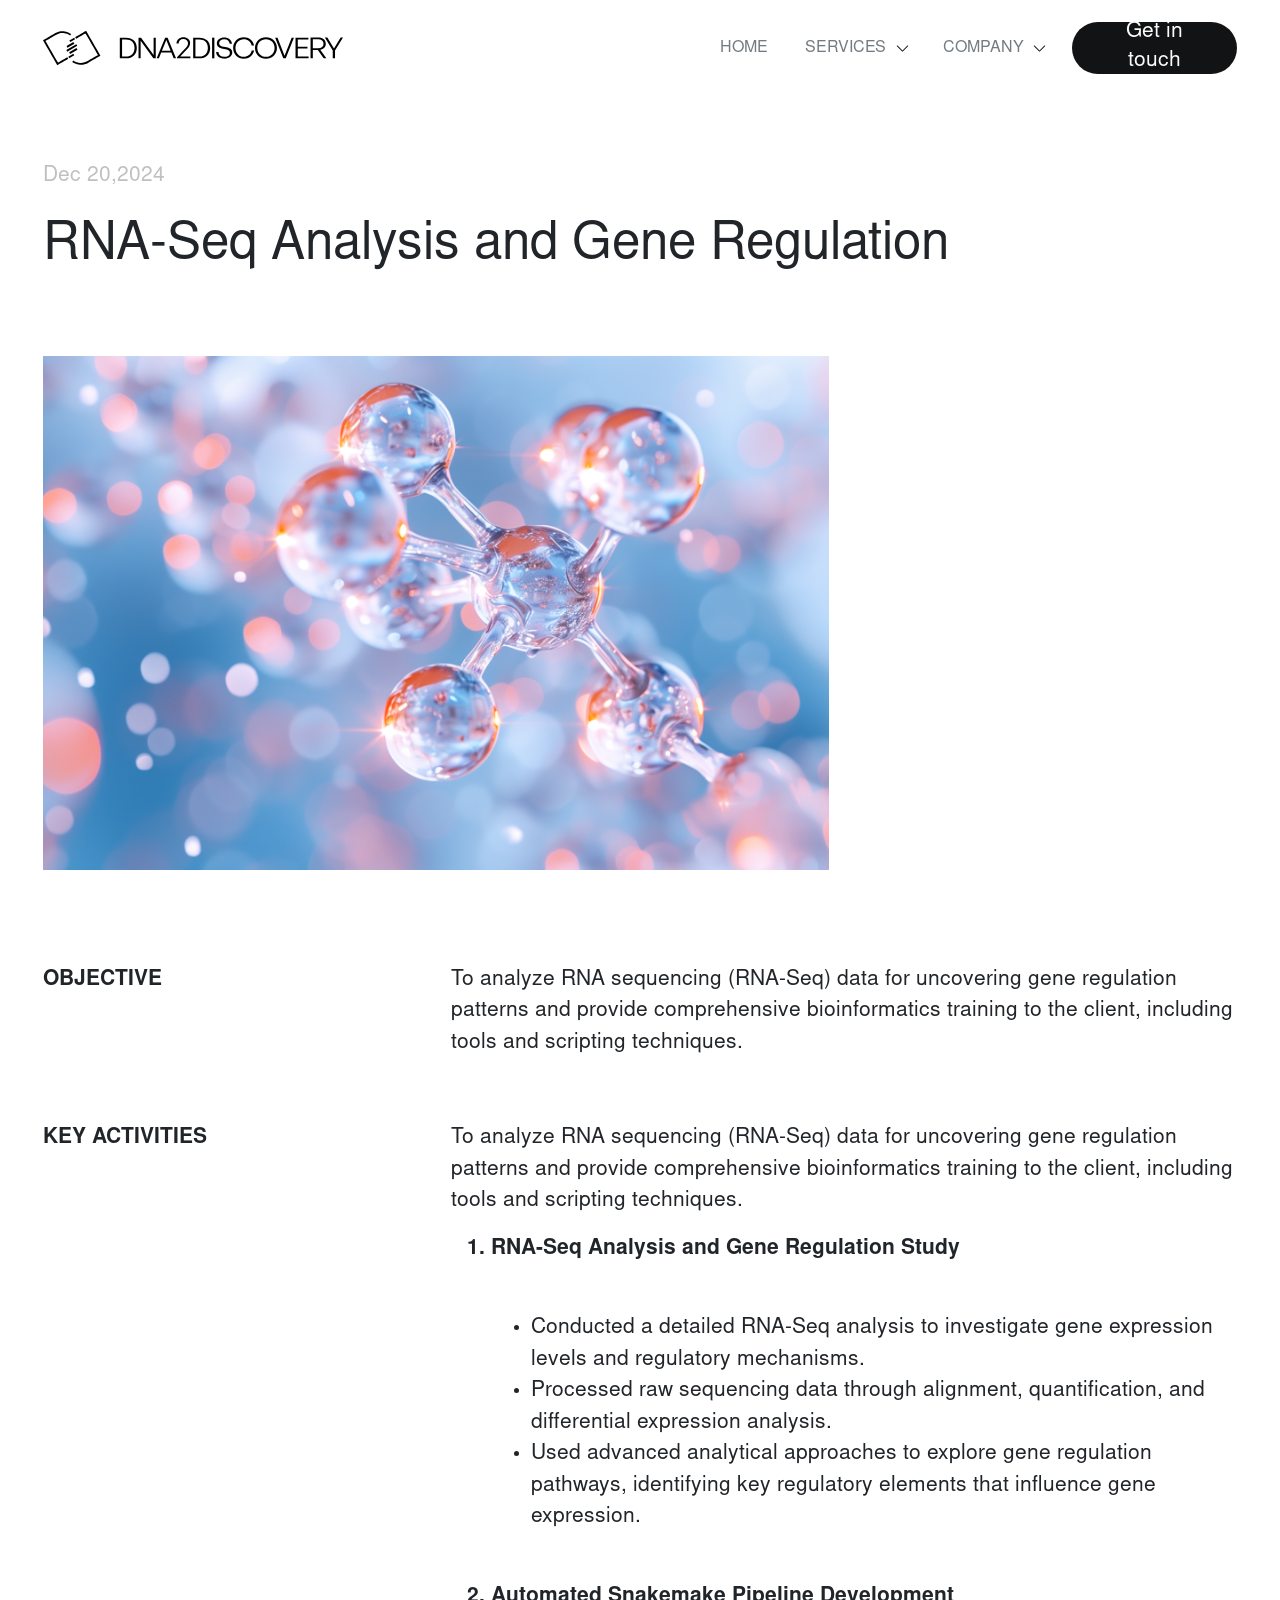
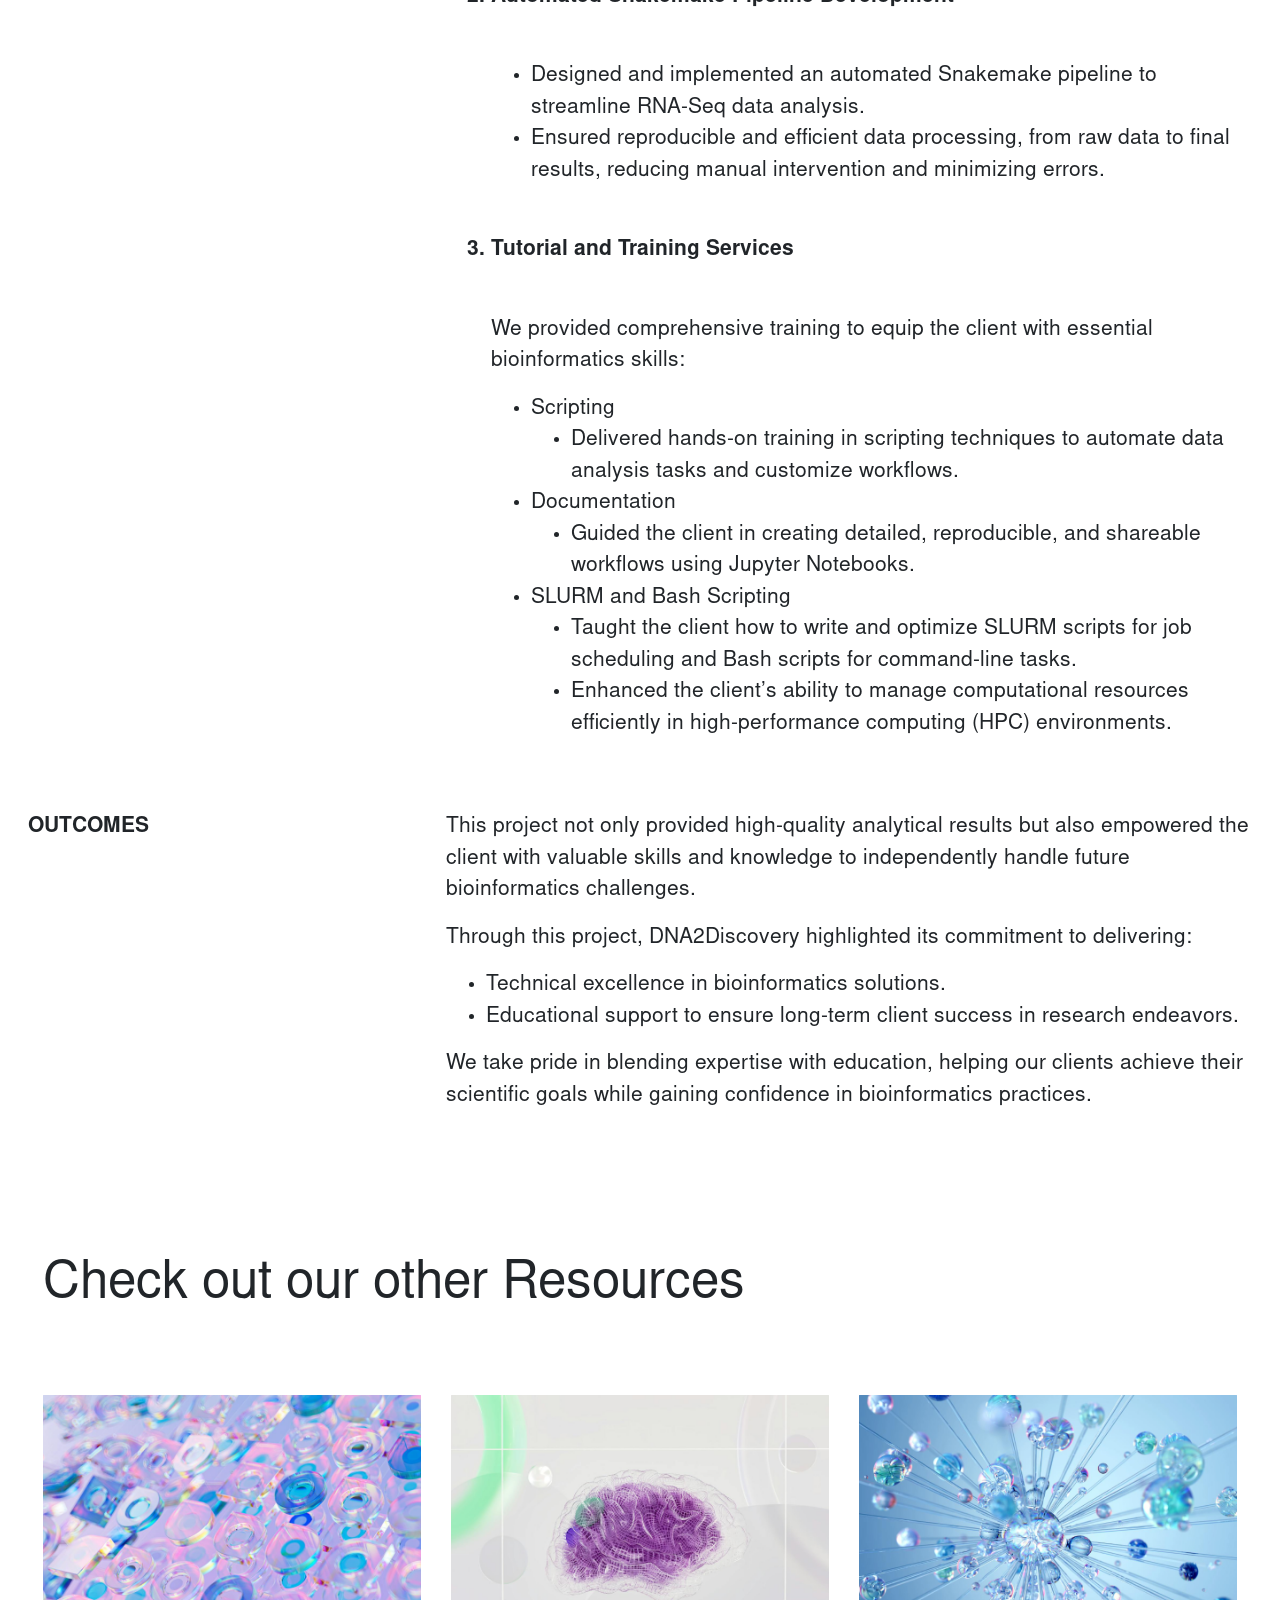
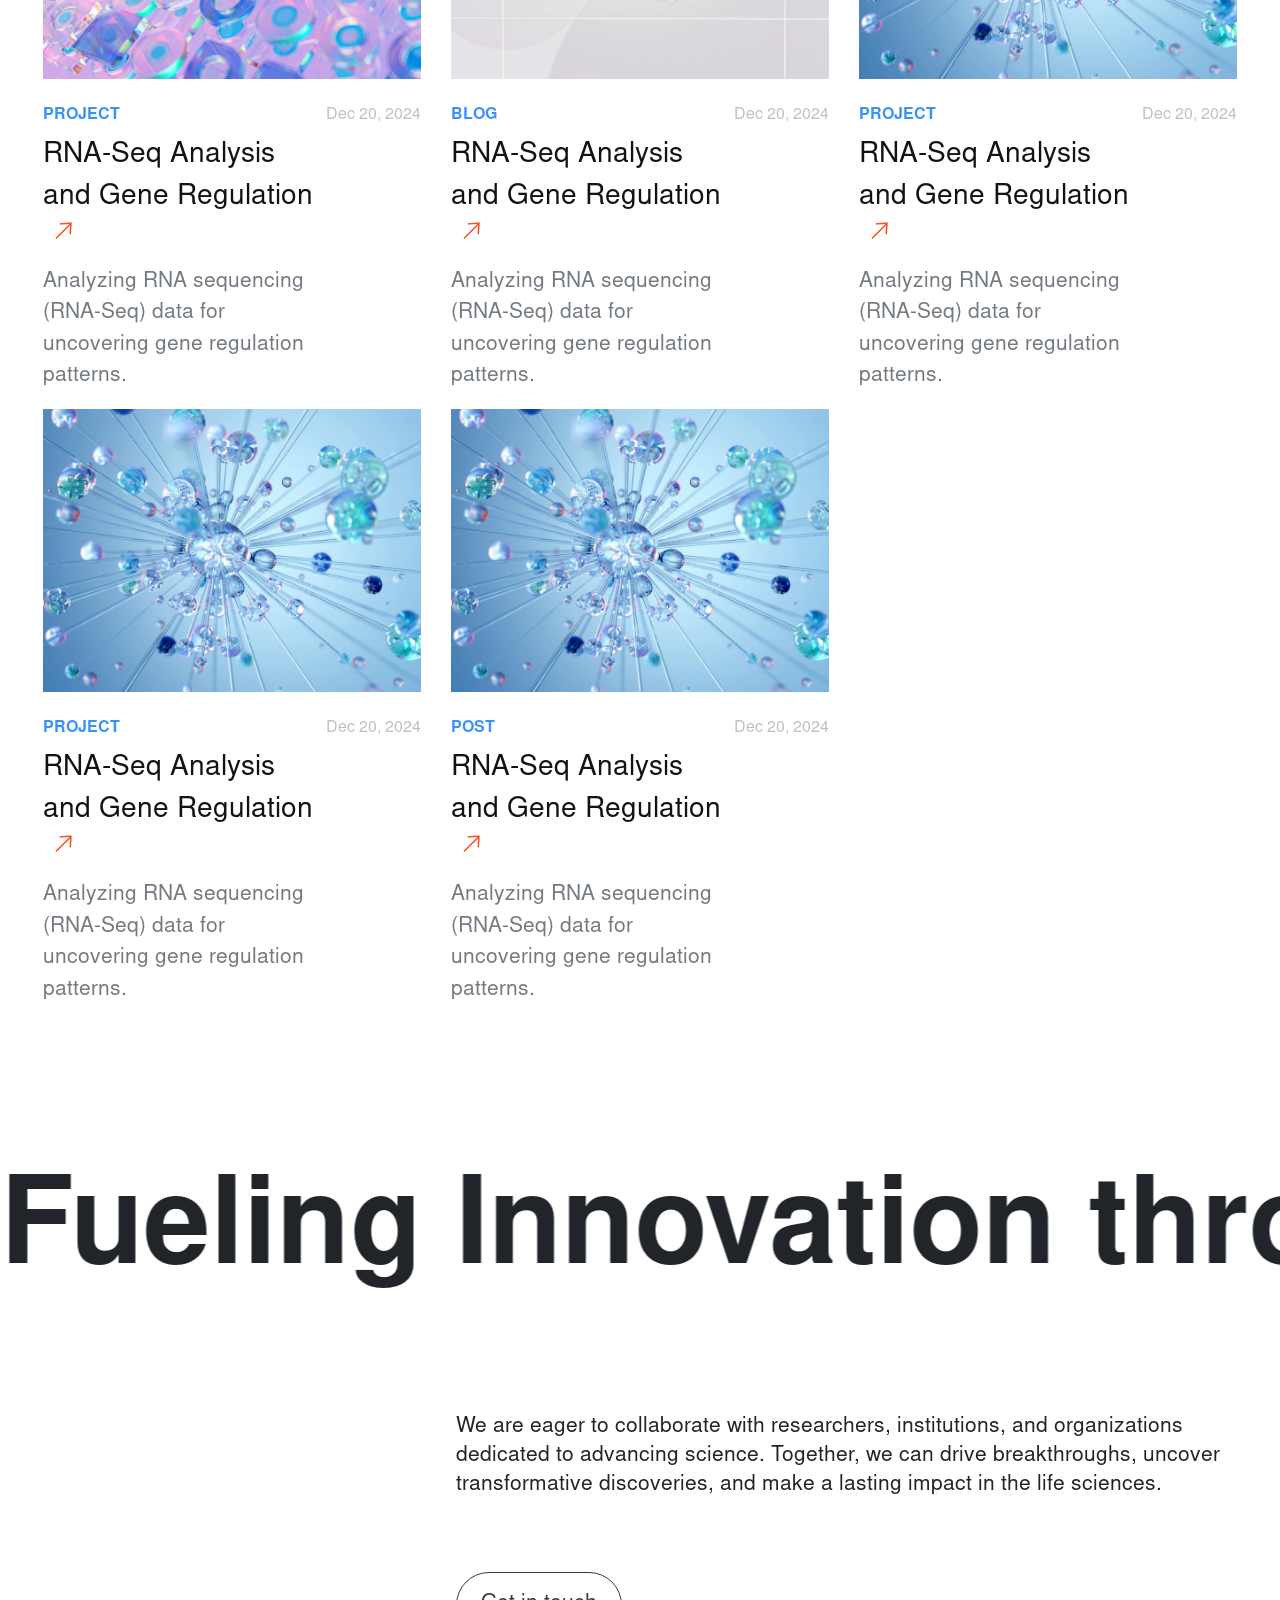
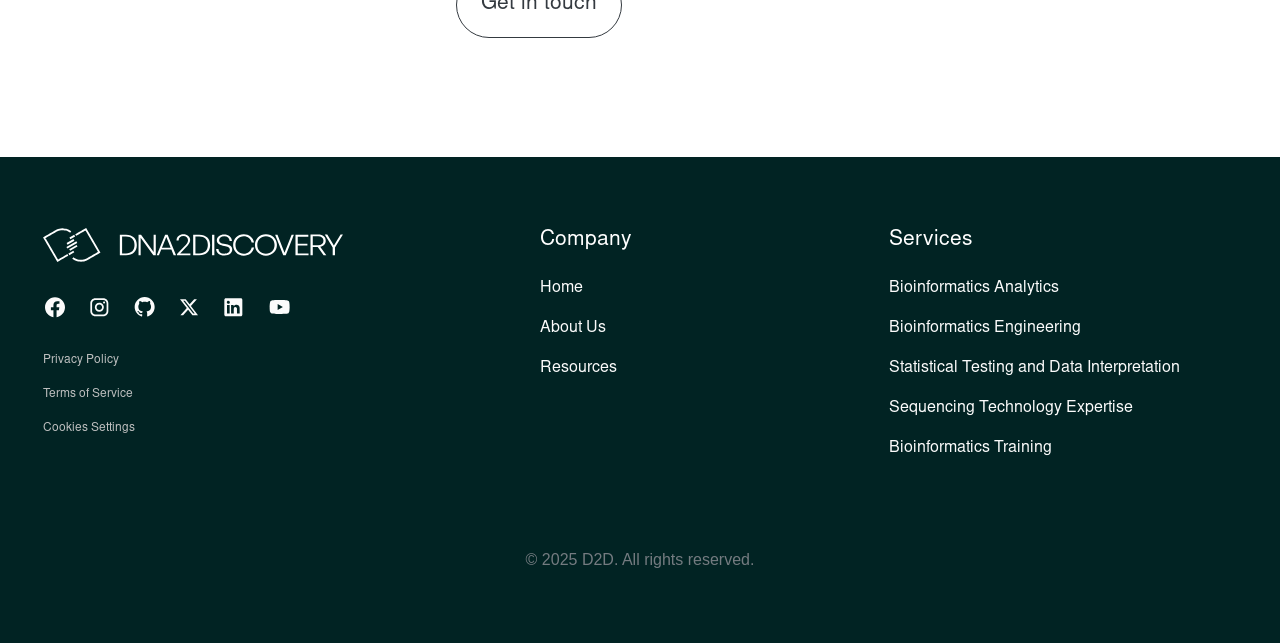
<file: resource/index.html>
<!DOCTYPE html><html lang="en" data-beasties-container><head><link rel="preconnect" href="https://fonts.gstatic.com" crossorigin>
  <meta charset="utf-8">
  <meta name="viewport" content="width=device-width, initial-scale=1, maximum-scale=1, user-scalable=no">
  <title>D2D</title>
  <base href="/">
  <meta name="viewport" content="width=device-width, initial-scale=1">
  <link rel="stylesheet" href="https://cdn.jsdelivr.net/npm/bootstrap@4.6.2/dist/css/bootstrap.min.css" integrity="sha384-xOolHFLEh07PJGoPkLv1IbcEPTNtaed2xpHsD9ESMhqIYd0nLMwNLD69Npy4HI+N" crossorigin="anonymous">
  <link rel="stylesheet" href="https://cdn.jsdelivr.net/npm/bootstrap-icons/font/bootstrap-icons.css">
  <link rel="stylesheet" href="https://cdnjs.cloudflare.com/ajax/libs/font-awesome/6.5.1/css/all.min.css">
  <link rel="icon" type="image/svg" href="assets/images/Logomark-Color.svg">
  <style>@font-face{font-family:'Roboto';font-style:normal;font-weight:300;font-stretch:100%;font-display:swap;src:url(https://fonts.gstatic.com/s/roboto/v47/KFO7CnqEu92Fr1ME7kSn66aGLdTylUAMa3GUBGEe.woff2) format('woff2');unicode-range:U+0460-052F, U+1C80-1C8A, U+20B4, U+2DE0-2DFF, U+A640-A69F, U+FE2E-FE2F;}@font-face{font-family:'Roboto';font-style:normal;font-weight:300;font-stretch:100%;font-display:swap;src:url(https://fonts.gstatic.com/s/roboto/v47/KFO7CnqEu92Fr1ME7kSn66aGLdTylUAMa3iUBGEe.woff2) format('woff2');unicode-range:U+0301, U+0400-045F, U+0490-0491, U+04B0-04B1, U+2116;}@font-face{font-family:'Roboto';font-style:normal;font-weight:300;font-stretch:100%;font-display:swap;src:url(https://fonts.gstatic.com/s/roboto/v47/KFO7CnqEu92Fr1ME7kSn66aGLdTylUAMa3CUBGEe.woff2) format('woff2');unicode-range:U+1F00-1FFF;}@font-face{font-family:'Roboto';font-style:normal;font-weight:300;font-stretch:100%;font-display:swap;src:url(https://fonts.gstatic.com/s/roboto/v47/KFO7CnqEu92Fr1ME7kSn66aGLdTylUAMa3-UBGEe.woff2) format('woff2');unicode-range:U+0370-0377, U+037A-037F, U+0384-038A, U+038C, U+038E-03A1, U+03A3-03FF;}@font-face{font-family:'Roboto';font-style:normal;font-weight:300;font-stretch:100%;font-display:swap;src:url(https://fonts.gstatic.com/s/roboto/v47/KFO7CnqEu92Fr1ME7kSn66aGLdTylUAMawCUBGEe.woff2) format('woff2');unicode-range:U+0302-0303, U+0305, U+0307-0308, U+0310, U+0312, U+0315, U+031A, U+0326-0327, U+032C, U+032F-0330, U+0332-0333, U+0338, U+033A, U+0346, U+034D, U+0391-03A1, U+03A3-03A9, U+03B1-03C9, U+03D1, U+03D5-03D6, U+03F0-03F1, U+03F4-03F5, U+2016-2017, U+2034-2038, U+203C, U+2040, U+2043, U+2047, U+2050, U+2057, U+205F, U+2070-2071, U+2074-208E, U+2090-209C, U+20D0-20DC, U+20E1, U+20E5-20EF, U+2100-2112, U+2114-2115, U+2117-2121, U+2123-214F, U+2190, U+2192, U+2194-21AE, U+21B0-21E5, U+21F1-21F2, U+21F4-2211, U+2213-2214, U+2216-22FF, U+2308-230B, U+2310, U+2319, U+231C-2321, U+2336-237A, U+237C, U+2395, U+239B-23B7, U+23D0, U+23DC-23E1, U+2474-2475, U+25AF, U+25B3, U+25B7, U+25BD, U+25C1, U+25CA, U+25CC, U+25FB, U+266D-266F, U+27C0-27FF, U+2900-2AFF, U+2B0E-2B11, U+2B30-2B4C, U+2BFE, U+3030, U+FF5B, U+FF5D, U+1D400-1D7FF, U+1EE00-1EEFF;}@font-face{font-family:'Roboto';font-style:normal;font-weight:300;font-stretch:100%;font-display:swap;src:url(https://fonts.gstatic.com/s/roboto/v47/KFO7CnqEu92Fr1ME7kSn66aGLdTylUAMaxKUBGEe.woff2) format('woff2');unicode-range:U+0001-000C, U+000E-001F, U+007F-009F, U+20DD-20E0, U+20E2-20E4, U+2150-218F, U+2190, U+2192, U+2194-2199, U+21AF, U+21E6-21F0, U+21F3, U+2218-2219, U+2299, U+22C4-22C6, U+2300-243F, U+2440-244A, U+2460-24FF, U+25A0-27BF, U+2800-28FF, U+2921-2922, U+2981, U+29BF, U+29EB, U+2B00-2BFF, U+4DC0-4DFF, U+FFF9-FFFB, U+10140-1018E, U+10190-1019C, U+101A0, U+101D0-101FD, U+102E0-102FB, U+10E60-10E7E, U+1D2C0-1D2D3, U+1D2E0-1D37F, U+1F000-1F0FF, U+1F100-1F1AD, U+1F1E6-1F1FF, U+1F30D-1F30F, U+1F315, U+1F31C, U+1F31E, U+1F320-1F32C, U+1F336, U+1F378, U+1F37D, U+1F382, U+1F393-1F39F, U+1F3A7-1F3A8, U+1F3AC-1F3AF, U+1F3C2, U+1F3C4-1F3C6, U+1F3CA-1F3CE, U+1F3D4-1F3E0, U+1F3ED, U+1F3F1-1F3F3, U+1F3F5-1F3F7, U+1F408, U+1F415, U+1F41F, U+1F426, U+1F43F, U+1F441-1F442, U+1F444, U+1F446-1F449, U+1F44C-1F44E, U+1F453, U+1F46A, U+1F47D, U+1F4A3, U+1F4B0, U+1F4B3, U+1F4B9, U+1F4BB, U+1F4BF, U+1F4C8-1F4CB, U+1F4D6, U+1F4DA, U+1F4DF, U+1F4E3-1F4E6, U+1F4EA-1F4ED, U+1F4F7, U+1F4F9-1F4FB, U+1F4FD-1F4FE, U+1F503, U+1F507-1F50B, U+1F50D, U+1F512-1F513, U+1F53E-1F54A, U+1F54F-1F5FA, U+1F610, U+1F650-1F67F, U+1F687, U+1F68D, U+1F691, U+1F694, U+1F698, U+1F6AD, U+1F6B2, U+1F6B9-1F6BA, U+1F6BC, U+1F6C6-1F6CF, U+1F6D3-1F6D7, U+1F6E0-1F6EA, U+1F6F0-1F6F3, U+1F6F7-1F6FC, U+1F700-1F7FF, U+1F800-1F80B, U+1F810-1F847, U+1F850-1F859, U+1F860-1F887, U+1F890-1F8AD, U+1F8B0-1F8BB, U+1F8C0-1F8C1, U+1F900-1F90B, U+1F93B, U+1F946, U+1F984, U+1F996, U+1F9E9, U+1FA00-1FA6F, U+1FA70-1FA7C, U+1FA80-1FA89, U+1FA8F-1FAC6, U+1FACE-1FADC, U+1FADF-1FAE9, U+1FAF0-1FAF8, U+1FB00-1FBFF;}@font-face{font-family:'Roboto';font-style:normal;font-weight:300;font-stretch:100%;font-display:swap;src:url(https://fonts.gstatic.com/s/roboto/v47/KFO7CnqEu92Fr1ME7kSn66aGLdTylUAMa3OUBGEe.woff2) format('woff2');unicode-range:U+0102-0103, U+0110-0111, U+0128-0129, U+0168-0169, U+01A0-01A1, U+01AF-01B0, U+0300-0301, U+0303-0304, U+0308-0309, U+0323, U+0329, U+1EA0-1EF9, U+20AB;}@font-face{font-family:'Roboto';font-style:normal;font-weight:300;font-stretch:100%;font-display:swap;src:url(https://fonts.gstatic.com/s/roboto/v47/KFO7CnqEu92Fr1ME7kSn66aGLdTylUAMa3KUBGEe.woff2) format('woff2');unicode-range:U+0100-02BA, U+02BD-02C5, U+02C7-02CC, U+02CE-02D7, U+02DD-02FF, U+0304, U+0308, U+0329, U+1D00-1DBF, U+1E00-1E9F, U+1EF2-1EFF, U+2020, U+20A0-20AB, U+20AD-20C0, U+2113, U+2C60-2C7F, U+A720-A7FF;}@font-face{font-family:'Roboto';font-style:normal;font-weight:300;font-stretch:100%;font-display:swap;src:url(https://fonts.gstatic.com/s/roboto/v47/KFO7CnqEu92Fr1ME7kSn66aGLdTylUAMa3yUBA.woff2) format('woff2');unicode-range:U+0000-00FF, U+0131, U+0152-0153, U+02BB-02BC, U+02C6, U+02DA, U+02DC, U+0304, U+0308, U+0329, U+2000-206F, U+20AC, U+2122, U+2191, U+2193, U+2212, U+2215, U+FEFF, U+FFFD;}@font-face{font-family:'Roboto';font-style:normal;font-weight:400;font-stretch:100%;font-display:swap;src:url(https://fonts.gstatic.com/s/roboto/v47/KFO7CnqEu92Fr1ME7kSn66aGLdTylUAMa3GUBGEe.woff2) format('woff2');unicode-range:U+0460-052F, U+1C80-1C8A, U+20B4, U+2DE0-2DFF, U+A640-A69F, U+FE2E-FE2F;}@font-face{font-family:'Roboto';font-style:normal;font-weight:400;font-stretch:100%;font-display:swap;src:url(https://fonts.gstatic.com/s/roboto/v47/KFO7CnqEu92Fr1ME7kSn66aGLdTylUAMa3iUBGEe.woff2) format('woff2');unicode-range:U+0301, U+0400-045F, U+0490-0491, U+04B0-04B1, U+2116;}@font-face{font-family:'Roboto';font-style:normal;font-weight:400;font-stretch:100%;font-display:swap;src:url(https://fonts.gstatic.com/s/roboto/v47/KFO7CnqEu92Fr1ME7kSn66aGLdTylUAMa3CUBGEe.woff2) format('woff2');unicode-range:U+1F00-1FFF;}@font-face{font-family:'Roboto';font-style:normal;font-weight:400;font-stretch:100%;font-display:swap;src:url(https://fonts.gstatic.com/s/roboto/v47/KFO7CnqEu92Fr1ME7kSn66aGLdTylUAMa3-UBGEe.woff2) format('woff2');unicode-range:U+0370-0377, U+037A-037F, U+0384-038A, U+038C, U+038E-03A1, U+03A3-03FF;}@font-face{font-family:'Roboto';font-style:normal;font-weight:400;font-stretch:100%;font-display:swap;src:url(https://fonts.gstatic.com/s/roboto/v47/KFO7CnqEu92Fr1ME7kSn66aGLdTylUAMawCUBGEe.woff2) format('woff2');unicode-range:U+0302-0303, U+0305, U+0307-0308, U+0310, U+0312, U+0315, U+031A, U+0326-0327, U+032C, U+032F-0330, U+0332-0333, U+0338, U+033A, U+0346, U+034D, U+0391-03A1, U+03A3-03A9, U+03B1-03C9, U+03D1, U+03D5-03D6, U+03F0-03F1, U+03F4-03F5, U+2016-2017, U+2034-2038, U+203C, U+2040, U+2043, U+2047, U+2050, U+2057, U+205F, U+2070-2071, U+2074-208E, U+2090-209C, U+20D0-20DC, U+20E1, U+20E5-20EF, U+2100-2112, U+2114-2115, U+2117-2121, U+2123-214F, U+2190, U+2192, U+2194-21AE, U+21B0-21E5, U+21F1-21F2, U+21F4-2211, U+2213-2214, U+2216-22FF, U+2308-230B, U+2310, U+2319, U+231C-2321, U+2336-237A, U+237C, U+2395, U+239B-23B7, U+23D0, U+23DC-23E1, U+2474-2475, U+25AF, U+25B3, U+25B7, U+25BD, U+25C1, U+25CA, U+25CC, U+25FB, U+266D-266F, U+27C0-27FF, U+2900-2AFF, U+2B0E-2B11, U+2B30-2B4C, U+2BFE, U+3030, U+FF5B, U+FF5D, U+1D400-1D7FF, U+1EE00-1EEFF;}@font-face{font-family:'Roboto';font-style:normal;font-weight:400;font-stretch:100%;font-display:swap;src:url(https://fonts.gstatic.com/s/roboto/v47/KFO7CnqEu92Fr1ME7kSn66aGLdTylUAMaxKUBGEe.woff2) format('woff2');unicode-range:U+0001-000C, U+000E-001F, U+007F-009F, U+20DD-20E0, U+20E2-20E4, U+2150-218F, U+2190, U+2192, U+2194-2199, U+21AF, U+21E6-21F0, U+21F3, U+2218-2219, U+2299, U+22C4-22C6, U+2300-243F, U+2440-244A, U+2460-24FF, U+25A0-27BF, U+2800-28FF, U+2921-2922, U+2981, U+29BF, U+29EB, U+2B00-2BFF, U+4DC0-4DFF, U+FFF9-FFFB, U+10140-1018E, U+10190-1019C, U+101A0, U+101D0-101FD, U+102E0-102FB, U+10E60-10E7E, U+1D2C0-1D2D3, U+1D2E0-1D37F, U+1F000-1F0FF, U+1F100-1F1AD, U+1F1E6-1F1FF, U+1F30D-1F30F, U+1F315, U+1F31C, U+1F31E, U+1F320-1F32C, U+1F336, U+1F378, U+1F37D, U+1F382, U+1F393-1F39F, U+1F3A7-1F3A8, U+1F3AC-1F3AF, U+1F3C2, U+1F3C4-1F3C6, U+1F3CA-1F3CE, U+1F3D4-1F3E0, U+1F3ED, U+1F3F1-1F3F3, U+1F3F5-1F3F7, U+1F408, U+1F415, U+1F41F, U+1F426, U+1F43F, U+1F441-1F442, U+1F444, U+1F446-1F449, U+1F44C-1F44E, U+1F453, U+1F46A, U+1F47D, U+1F4A3, U+1F4B0, U+1F4B3, U+1F4B9, U+1F4BB, U+1F4BF, U+1F4C8-1F4CB, U+1F4D6, U+1F4DA, U+1F4DF, U+1F4E3-1F4E6, U+1F4EA-1F4ED, U+1F4F7, U+1F4F9-1F4FB, U+1F4FD-1F4FE, U+1F503, U+1F507-1F50B, U+1F50D, U+1F512-1F513, U+1F53E-1F54A, U+1F54F-1F5FA, U+1F610, U+1F650-1F67F, U+1F687, U+1F68D, U+1F691, U+1F694, U+1F698, U+1F6AD, U+1F6B2, U+1F6B9-1F6BA, U+1F6BC, U+1F6C6-1F6CF, U+1F6D3-1F6D7, U+1F6E0-1F6EA, U+1F6F0-1F6F3, U+1F6F7-1F6FC, U+1F700-1F7FF, U+1F800-1F80B, U+1F810-1F847, U+1F850-1F859, U+1F860-1F887, U+1F890-1F8AD, U+1F8B0-1F8BB, U+1F8C0-1F8C1, U+1F900-1F90B, U+1F93B, U+1F946, U+1F984, U+1F996, U+1F9E9, U+1FA00-1FA6F, U+1FA70-1FA7C, U+1FA80-1FA89, U+1FA8F-1FAC6, U+1FACE-1FADC, U+1FADF-1FAE9, U+1FAF0-1FAF8, U+1FB00-1FBFF;}@font-face{font-family:'Roboto';font-style:normal;font-weight:400;font-stretch:100%;font-display:swap;src:url(https://fonts.gstatic.com/s/roboto/v47/KFO7CnqEu92Fr1ME7kSn66aGLdTylUAMa3OUBGEe.woff2) format('woff2');unicode-range:U+0102-0103, U+0110-0111, U+0128-0129, U+0168-0169, U+01A0-01A1, U+01AF-01B0, U+0300-0301, U+0303-0304, U+0308-0309, U+0323, U+0329, U+1EA0-1EF9, U+20AB;}@font-face{font-family:'Roboto';font-style:normal;font-weight:400;font-stretch:100%;font-display:swap;src:url(https://fonts.gstatic.com/s/roboto/v47/KFO7CnqEu92Fr1ME7kSn66aGLdTylUAMa3KUBGEe.woff2) format('woff2');unicode-range:U+0100-02BA, U+02BD-02C5, U+02C7-02CC, U+02CE-02D7, U+02DD-02FF, U+0304, U+0308, U+0329, U+1D00-1DBF, U+1E00-1E9F, U+1EF2-1EFF, U+2020, U+20A0-20AB, U+20AD-20C0, U+2113, U+2C60-2C7F, U+A720-A7FF;}@font-face{font-family:'Roboto';font-style:normal;font-weight:400;font-stretch:100%;font-display:swap;src:url(https://fonts.gstatic.com/s/roboto/v47/KFO7CnqEu92Fr1ME7kSn66aGLdTylUAMa3yUBA.woff2) format('woff2');unicode-range:U+0000-00FF, U+0131, U+0152-0153, U+02BB-02BC, U+02C6, U+02DA, U+02DC, U+0304, U+0308, U+0329, U+2000-206F, U+20AC, U+2122, U+2191, U+2193, U+2212, U+2215, U+FEFF, U+FFFD;}@font-face{font-family:'Roboto';font-style:normal;font-weight:500;font-stretch:100%;font-display:swap;src:url(https://fonts.gstatic.com/s/roboto/v47/KFO7CnqEu92Fr1ME7kSn66aGLdTylUAMa3GUBGEe.woff2) format('woff2');unicode-range:U+0460-052F, U+1C80-1C8A, U+20B4, U+2DE0-2DFF, U+A640-A69F, U+FE2E-FE2F;}@font-face{font-family:'Roboto';font-style:normal;font-weight:500;font-stretch:100%;font-display:swap;src:url(https://fonts.gstatic.com/s/roboto/v47/KFO7CnqEu92Fr1ME7kSn66aGLdTylUAMa3iUBGEe.woff2) format('woff2');unicode-range:U+0301, U+0400-045F, U+0490-0491, U+04B0-04B1, U+2116;}@font-face{font-family:'Roboto';font-style:normal;font-weight:500;font-stretch:100%;font-display:swap;src:url(https://fonts.gstatic.com/s/roboto/v47/KFO7CnqEu92Fr1ME7kSn66aGLdTylUAMa3CUBGEe.woff2) format('woff2');unicode-range:U+1F00-1FFF;}@font-face{font-family:'Roboto';font-style:normal;font-weight:500;font-stretch:100%;font-display:swap;src:url(https://fonts.gstatic.com/s/roboto/v47/KFO7CnqEu92Fr1ME7kSn66aGLdTylUAMa3-UBGEe.woff2) format('woff2');unicode-range:U+0370-0377, U+037A-037F, U+0384-038A, U+038C, U+038E-03A1, U+03A3-03FF;}@font-face{font-family:'Roboto';font-style:normal;font-weight:500;font-stretch:100%;font-display:swap;src:url(https://fonts.gstatic.com/s/roboto/v47/KFO7CnqEu92Fr1ME7kSn66aGLdTylUAMawCUBGEe.woff2) format('woff2');unicode-range:U+0302-0303, U+0305, U+0307-0308, U+0310, U+0312, U+0315, U+031A, U+0326-0327, U+032C, U+032F-0330, U+0332-0333, U+0338, U+033A, U+0346, U+034D, U+0391-03A1, U+03A3-03A9, U+03B1-03C9, U+03D1, U+03D5-03D6, U+03F0-03F1, U+03F4-03F5, U+2016-2017, U+2034-2038, U+203C, U+2040, U+2043, U+2047, U+2050, U+2057, U+205F, U+2070-2071, U+2074-208E, U+2090-209C, U+20D0-20DC, U+20E1, U+20E5-20EF, U+2100-2112, U+2114-2115, U+2117-2121, U+2123-214F, U+2190, U+2192, U+2194-21AE, U+21B0-21E5, U+21F1-21F2, U+21F4-2211, U+2213-2214, U+2216-22FF, U+2308-230B, U+2310, U+2319, U+231C-2321, U+2336-237A, U+237C, U+2395, U+239B-23B7, U+23D0, U+23DC-23E1, U+2474-2475, U+25AF, U+25B3, U+25B7, U+25BD, U+25C1, U+25CA, U+25CC, U+25FB, U+266D-266F, U+27C0-27FF, U+2900-2AFF, U+2B0E-2B11, U+2B30-2B4C, U+2BFE, U+3030, U+FF5B, U+FF5D, U+1D400-1D7FF, U+1EE00-1EEFF;}@font-face{font-family:'Roboto';font-style:normal;font-weight:500;font-stretch:100%;font-display:swap;src:url(https://fonts.gstatic.com/s/roboto/v47/KFO7CnqEu92Fr1ME7kSn66aGLdTylUAMaxKUBGEe.woff2) format('woff2');unicode-range:U+0001-000C, U+000E-001F, U+007F-009F, U+20DD-20E0, U+20E2-20E4, U+2150-218F, U+2190, U+2192, U+2194-2199, U+21AF, U+21E6-21F0, U+21F3, U+2218-2219, U+2299, U+22C4-22C6, U+2300-243F, U+2440-244A, U+2460-24FF, U+25A0-27BF, U+2800-28FF, U+2921-2922, U+2981, U+29BF, U+29EB, U+2B00-2BFF, U+4DC0-4DFF, U+FFF9-FFFB, U+10140-1018E, U+10190-1019C, U+101A0, U+101D0-101FD, U+102E0-102FB, U+10E60-10E7E, U+1D2C0-1D2D3, U+1D2E0-1D37F, U+1F000-1F0FF, U+1F100-1F1AD, U+1F1E6-1F1FF, U+1F30D-1F30F, U+1F315, U+1F31C, U+1F31E, U+1F320-1F32C, U+1F336, U+1F378, U+1F37D, U+1F382, U+1F393-1F39F, U+1F3A7-1F3A8, U+1F3AC-1F3AF, U+1F3C2, U+1F3C4-1F3C6, U+1F3CA-1F3CE, U+1F3D4-1F3E0, U+1F3ED, U+1F3F1-1F3F3, U+1F3F5-1F3F7, U+1F408, U+1F415, U+1F41F, U+1F426, U+1F43F, U+1F441-1F442, U+1F444, U+1F446-1F449, U+1F44C-1F44E, U+1F453, U+1F46A, U+1F47D, U+1F4A3, U+1F4B0, U+1F4B3, U+1F4B9, U+1F4BB, U+1F4BF, U+1F4C8-1F4CB, U+1F4D6, U+1F4DA, U+1F4DF, U+1F4E3-1F4E6, U+1F4EA-1F4ED, U+1F4F7, U+1F4F9-1F4FB, U+1F4FD-1F4FE, U+1F503, U+1F507-1F50B, U+1F50D, U+1F512-1F513, U+1F53E-1F54A, U+1F54F-1F5FA, U+1F610, U+1F650-1F67F, U+1F687, U+1F68D, U+1F691, U+1F694, U+1F698, U+1F6AD, U+1F6B2, U+1F6B9-1F6BA, U+1F6BC, U+1F6C6-1F6CF, U+1F6D3-1F6D7, U+1F6E0-1F6EA, U+1F6F0-1F6F3, U+1F6F7-1F6FC, U+1F700-1F7FF, U+1F800-1F80B, U+1F810-1F847, U+1F850-1F859, U+1F860-1F887, U+1F890-1F8AD, U+1F8B0-1F8BB, U+1F8C0-1F8C1, U+1F900-1F90B, U+1F93B, U+1F946, U+1F984, U+1F996, U+1F9E9, U+1FA00-1FA6F, U+1FA70-1FA7C, U+1FA80-1FA89, U+1FA8F-1FAC6, U+1FACE-1FADC, U+1FADF-1FAE9, U+1FAF0-1FAF8, U+1FB00-1FBFF;}@font-face{font-family:'Roboto';font-style:normal;font-weight:500;font-stretch:100%;font-display:swap;src:url(https://fonts.gstatic.com/s/roboto/v47/KFO7CnqEu92Fr1ME7kSn66aGLdTylUAMa3OUBGEe.woff2) format('woff2');unicode-range:U+0102-0103, U+0110-0111, U+0128-0129, U+0168-0169, U+01A0-01A1, U+01AF-01B0, U+0300-0301, U+0303-0304, U+0308-0309, U+0323, U+0329, U+1EA0-1EF9, U+20AB;}@font-face{font-family:'Roboto';font-style:normal;font-weight:500;font-stretch:100%;font-display:swap;src:url(https://fonts.gstatic.com/s/roboto/v47/KFO7CnqEu92Fr1ME7kSn66aGLdTylUAMa3KUBGEe.woff2) format('woff2');unicode-range:U+0100-02BA, U+02BD-02C5, U+02C7-02CC, U+02CE-02D7, U+02DD-02FF, U+0304, U+0308, U+0329, U+1D00-1DBF, U+1E00-1E9F, U+1EF2-1EFF, U+2020, U+20A0-20AB, U+20AD-20C0, U+2113, U+2C60-2C7F, U+A720-A7FF;}@font-face{font-family:'Roboto';font-style:normal;font-weight:500;font-stretch:100%;font-display:swap;src:url(https://fonts.gstatic.com/s/roboto/v47/KFO7CnqEu92Fr1ME7kSn66aGLdTylUAMa3yUBA.woff2) format('woff2');unicode-range:U+0000-00FF, U+0131, U+0152-0153, U+02BB-02BC, U+02C6, U+02DA, U+02DC, U+0304, U+0308, U+0329, U+2000-206F, U+20AC, U+2122, U+2191, U+2193, U+2212, U+2215, U+FEFF, U+FFFD;}</style>
  <style>@font-face{font-family:'Material Icons';font-style:normal;font-weight:400;src:url(https://fonts.gstatic.com/s/materialicons/v143/flUhRq6tzZclQEJ-Vdg-IuiaDsNc.woff2) format('woff2');}.material-icons{font-family:'Material Icons';font-weight:normal;font-style:normal;font-size:24px;line-height:1;letter-spacing:normal;text-transform:none;display:inline-block;white-space:nowrap;word-wrap:normal;direction:ltr;-webkit-font-feature-settings:'liga';-webkit-font-smoothing:antialiased;}</style>
<style>html{--mat-sys-background: #fff8f8;--mat-sys-error: #ba1a1a;--mat-sys-error-container: #ffdad6;--mat-sys-inverse-on-surface: #faeeef;--mat-sys-inverse-primary: #ffb1c5;--mat-sys-inverse-surface: #352f30;--mat-sys-on-background: #201a1b;--mat-sys-on-error: #ffffff;--mat-sys-on-error-container: #410002;--mat-sys-on-primary: #ffffff;--mat-sys-on-primary-container: #3f001b;--mat-sys-on-primary-fixed: #3f001b;--mat-sys-on-primary-fixed-variant: #8f0045;--mat-sys-on-secondary: #ffffff;--mat-sys-on-secondary-container: #2b151b;--mat-sys-on-secondary-fixed: #2b151b;--mat-sys-on-secondary-fixed-variant: #5b3f46;--mat-sys-on-surface: #201a1b;--mat-sys-on-surface-variant: #514346;--mat-sys-on-tertiary: #ffffff;--mat-sys-on-tertiary-container: #410000;--mat-sys-on-tertiary-fixed: #410000;--mat-sys-on-tertiary-fixed-variant: #930100;--mat-sys-outline: #847376;--mat-sys-outline-variant: #d6c2c5;--mat-sys-primary: #ba005c;--mat-sys-primary-container: #ffd9e1;--mat-sys-primary-fixed: #ffd9e1;--mat-sys-primary-fixed-dim: #ffb1c5;--mat-sys-scrim: #000000;--mat-sys-secondary: #74565d;--mat-sys-secondary-container: #ffd9e1;--mat-sys-secondary-fixed: #ffd9e1;--mat-sys-secondary-fixed-dim: #e3bdc5;--mat-sys-shadow: #000000;--mat-sys-surface: #fff8f8;--mat-sys-surface-bright: #fff8f8;--mat-sys-surface-container: #f7ebec;--mat-sys-surface-container-high: #f1e5e6;--mat-sys-surface-container-highest: #ece0e1;--mat-sys-surface-container-low: #fdf1f2;--mat-sys-surface-container-lowest: #ffffff;--mat-sys-surface-dim: #e3d7d8;--mat-sys-surface-tint: #ba005c;--mat-sys-surface-variant: #f3dde1;--mat-sys-tertiary: #c00100;--mat-sys-tertiary-container: #ffdad4;--mat-sys-tertiary-fixed: #ffdad4;--mat-sys-tertiary-fixed-dim: #ffb4a8;--mat-sys-neutral-variant20: #3a2d30;--mat-sys-neutral10: #201a1b}html{--mat-sys-level0: 0px 0px 0px 0px rgba(0, 0, 0, .2), 0px 0px 0px 0px rgba(0, 0, 0, .14), 0px 0px 0px 0px rgba(0, 0, 0, .12)}html{--mat-sys-level1: 0px 2px 1px -1px rgba(0, 0, 0, .2), 0px 1px 1px 0px rgba(0, 0, 0, .14), 0px 1px 3px 0px rgba(0, 0, 0, .12)}html{--mat-sys-level2: 0px 3px 3px -2px rgba(0, 0, 0, .2), 0px 3px 4px 0px rgba(0, 0, 0, .14), 0px 1px 8px 0px rgba(0, 0, 0, .12)}html{--mat-sys-level3: 0px 3px 5px -1px rgba(0, 0, 0, .2), 0px 6px 10px 0px rgba(0, 0, 0, .14), 0px 1px 18px 0px rgba(0, 0, 0, .12)}html{--mat-sys-level4: 0px 5px 5px -3px rgba(0, 0, 0, .2), 0px 8px 10px 1px rgba(0, 0, 0, .14), 0px 3px 14px 2px rgba(0, 0, 0, .12)}html{--mat-sys-level5: 0px 7px 8px -4px rgba(0, 0, 0, .2), 0px 12px 17px 2px rgba(0, 0, 0, .14), 0px 5px 22px 4px rgba(0, 0, 0, .12)}html{--mat-sys-body-large: 400 1rem / 1.5rem Roboto;--mat-sys-body-large-font: Roboto;--mat-sys-body-large-line-height: 1.5rem;--mat-sys-body-large-size: 1rem;--mat-sys-body-large-tracking: .031rem;--mat-sys-body-large-weight: 400;--mat-sys-body-medium: 400 .875rem / 1.25rem Roboto;--mat-sys-body-medium-font: Roboto;--mat-sys-body-medium-line-height: 1.25rem;--mat-sys-body-medium-size: .875rem;--mat-sys-body-medium-tracking: .016rem;--mat-sys-body-medium-weight: 400;--mat-sys-body-small: 400 .75rem / 1rem Roboto;--mat-sys-body-small-font: Roboto;--mat-sys-body-small-line-height: 1rem;--mat-sys-body-small-size: .75rem;--mat-sys-body-small-tracking: .025rem;--mat-sys-body-small-weight: 400;--mat-sys-display-large: 400 3.562rem / 4rem Roboto;--mat-sys-display-large-font: Roboto;--mat-sys-display-large-line-height: 4rem;--mat-sys-display-large-size: 3.562rem;--mat-sys-display-large-tracking: -.016rem;--mat-sys-display-large-weight: 400;--mat-sys-display-medium: 400 2.812rem / 3.25rem Roboto;--mat-sys-display-medium-font: Roboto;--mat-sys-display-medium-line-height: 3.25rem;--mat-sys-display-medium-size: 2.812rem;--mat-sys-display-medium-tracking: 0;--mat-sys-display-medium-weight: 400;--mat-sys-display-small: 400 2.25rem / 2.75rem Roboto;--mat-sys-display-small-font: Roboto;--mat-sys-display-small-line-height: 2.75rem;--mat-sys-display-small-size: 2.25rem;--mat-sys-display-small-tracking: 0;--mat-sys-display-small-weight: 400;--mat-sys-headline-large: 400 2rem / 2.5rem Roboto;--mat-sys-headline-large-font: Roboto;--mat-sys-headline-large-line-height: 2.5rem;--mat-sys-headline-large-size: 2rem;--mat-sys-headline-large-tracking: 0;--mat-sys-headline-large-weight: 400;--mat-sys-headline-medium: 400 1.75rem / 2.25rem Roboto;--mat-sys-headline-medium-font: Roboto;--mat-sys-headline-medium-line-height: 2.25rem;--mat-sys-headline-medium-size: 1.75rem;--mat-sys-headline-medium-tracking: 0;--mat-sys-headline-medium-weight: 400;--mat-sys-headline-small: 400 1.5rem / 2rem Roboto;--mat-sys-headline-small-font: Roboto;--mat-sys-headline-small-line-height: 2rem;--mat-sys-headline-small-size: 1.5rem;--mat-sys-headline-small-tracking: 0;--mat-sys-headline-small-weight: 400;--mat-sys-label-large: 500 .875rem / 1.25rem Roboto;--mat-sys-label-large-font: Roboto;--mat-sys-label-large-line-height: 1.25rem;--mat-sys-label-large-size: .875rem;--mat-sys-label-large-tracking: .006rem;--mat-sys-label-large-weight: 500;--mat-sys-label-large-weight-prominent: 700;--mat-sys-label-medium: 500 .75rem / 1rem Roboto;--mat-sys-label-medium-font: Roboto;--mat-sys-label-medium-line-height: 1rem;--mat-sys-label-medium-size: .75rem;--mat-sys-label-medium-tracking: .031rem;--mat-sys-label-medium-weight: 500;--mat-sys-label-medium-weight-prominent: 700;--mat-sys-label-small: 500 .688rem / 1rem Roboto;--mat-sys-label-small-font: Roboto;--mat-sys-label-small-line-height: 1rem;--mat-sys-label-small-size: .688rem;--mat-sys-label-small-tracking: .031rem;--mat-sys-label-small-weight: 500;--mat-sys-title-large: 400 1.375rem / 1.75rem Roboto;--mat-sys-title-large-font: Roboto;--mat-sys-title-large-line-height: 1.75rem;--mat-sys-title-large-size: 1.375rem;--mat-sys-title-large-tracking: 0;--mat-sys-title-large-weight: 400;--mat-sys-title-medium: 500 1rem / 1.5rem Roboto;--mat-sys-title-medium-font: Roboto;--mat-sys-title-medium-line-height: 1.5rem;--mat-sys-title-medium-size: 1rem;--mat-sys-title-medium-tracking: .009rem;--mat-sys-title-medium-weight: 500;--mat-sys-title-small: 500 .875rem / 1.25rem Roboto;--mat-sys-title-small-font: Roboto;--mat-sys-title-small-line-height: 1.25rem;--mat-sys-title-small-size: .875rem;--mat-sys-title-small-tracking: .006rem;--mat-sys-title-small-weight: 500}html{--mat-sys-corner-extra-large: 28px;--mat-sys-corner-extra-large-top: 28px 28px 0 0;--mat-sys-corner-extra-small: 4px;--mat-sys-corner-extra-small-top: 4px 4px 0 0;--mat-sys-corner-full: 9999px;--mat-sys-corner-large: 16px;--mat-sys-corner-large-end: 0 16px 16px 0;--mat-sys-corner-large-start: 16px 0 0 16px;--mat-sys-corner-large-top: 16px 16px 0 0;--mat-sys-corner-medium: 12px;--mat-sys-corner-none: 0;--mat-sys-corner-small: 8px}html{--mat-sys-dragged-state-layer-opacity: .16;--mat-sys-focus-state-layer-opacity: .12;--mat-sys-hover-state-layer-opacity: .08;--mat-sys-pressed-state-layer-opacity: .12}@font-face{font-family:NimbusSanL;src:url("./media/NimbusSanL-RegIta-U2JG3RZC.otf") format("opentype");font-weight:400;font-style:italic}@font-face{font-family:NimbusSanL;src:url("./media/NimbusSanL-Bol-ELZ4WECS.otf") format("opentype");font-weight:700;font-style:normal}@font-face{font-family:NimbusSanL;src:url("./media/NimbusSanL-Reg-EGQ5GAYN.otf") format("opentype");font-weight:400;font-style:normal}@font-face{font-family:NimbusSanL;src:url("./media/NimbusSanL-BolIta-XEYTFVDC.otf") format("opentype");font-weight:700;font-style:italic}@font-face{font-family:NimbusSanLB;src:url("./media/NimbusSanL-Bol-ELZ4WECS.otf") format("opentype");font-weight:700;font-style:normal}html,body{height:100%}body{margin:0;font-family:NimbusSanL,sans-serif;scroll-behavior:smooth}.fsr-51{font-family:NimbusSanL!important;font-size:51px!important}.fsr-21{font-family:NimbusSanL!important;font-size:21px!important}.fsb-16{font-family:NimbusSanLB!important;font-size:16px!important;font-weight:400}.fsb-21{font-family:NimbusSanLB!important;font-size:21px!important;font-weight:400}.fsr-16{font-family:NimbusSanL!important;font-size:16px!important}.fsr-12{font-family:NimbusSanL!important;font-size:12px!important}.fsr-28{font-family:NimbusSanL!important;font-size:28px!important}.fsb-120{font-family:NimbusSanLB!important;font-size:120px!important;font-weight:400}.p-48{padding-left:calc(3.33vw + .048px);padding-right:calc(3.33vw + .048px)}.p-80{padding-top:calc(5.55vw + .08px);padding-bottom:calc(5.55vw + .08px)}.mt-80{margin-top:calc(5.55vw + .08px)!important}.mb-80{margin-bottom:calc(5.55vw + .08px)!important}.mt-48{margin-top:calc(3.33vw + .048px)!important}.color-grey{color:#bfc0c0!important}.color-blue{color:#3892fa!important}.color-lightgrey{color:#747b80!important}.color-lightwhite{color:#fbfbfb!important}.lh-29{line-height:29px!important}body{margin:0;padding:0;box-sizing:border-box;font-family:NimbusSanRegular,sans-serif!important}.no-underline{text-decoration:none}.btn-responsive{width:auto}.multi-line{white-space:pre-wrap;word-wrap:break-word;overflow-wrap:break-word;max-width:100%}.link-text{text-decoration:none!important;background-image:linear-gradient(#000,#000);background-size:0% 1px;background-position:0 100%;background-repeat:no-repeat;transition:background-size .3s ease-in-out;color:#121314!important}.fit-content{width:fit-content!important}a{text-underline-offset:3px!important}@media only screen and (max-width: 767px){.mb-80{margin-bottom:calc(15.53vw + .0164px)!important}.btn-responsive{width:100%}.p-80{padding-top:calc(15.53vw + .0164px)!important;padding-bottom:calc(15.53vw + .0164px)!important}.p-48{padding-left:calc(3.88vw + .0144px)!important;padding-right:calc(3.88vw + .0144px)!important}.fsr-21{font-size:16px!important}.fsr-51{font-size:38px!important}.fsb-120{font-size:67px!important}.lh-29{line-height:22.4px!important}.fsb-16{font-size:12px!important}}@media only screen and (min-width: 1600px){.p-48{padding-left:48px;padding-right:48px}.p-80{padding-top:80px;padding-bottom:80px}.mt-80{margin-top:80px!important}.mb-80{margin-bottom:80px!important}.mt-48{margin-top:48px!important}}
</style><link rel="stylesheet" href="./styles-7QJ5UALJ.css" media="print" onload="this.media='all'"><noscript><link rel="stylesheet" href="./styles-7QJ5UALJ.css"></noscript><style ng-app-id="ng">.logo[_ngcontent-ng-c507797239]{font-size:24px;font-weight:700;font-family:cursive}.nav-pad[_ngcontent-ng-c507797239]{padding:calc(1.11vw + .016px) calc(3.33vw + .048px)}.nav-bar[_ngcontent-ng-c507797239]{position:absolute;top:0;left:0;width:100vw;z-index:9999;height:fit-content!important;overflow-y:scroll;max-height:100vh!important;-webkit-backdrop-filter:blur(10.2px);backdrop-filter:blur(10.2px)}.navbar-sliding[_ngcontent-ng-c507797239]{animation:_ngcontent-ng-c507797239_slide-in .5s ease-in-out forwards}.sliding-none[_ngcontent-ng-c507797239]{animation:none}@keyframes _ngcontent-ng-c507797239_slide-in{0%{transform:translateY(-100%)}to{transform:translateY(0)}}.nav-bar[_ngcontent-ng-c507797239]   .navbar-light[_ngcontent-ng-c507797239]   .navbar-toggler-icon[_ngcontent-ng-c507797239]{background-image:url("data:image/svg+xml,%3csvg xmlns='http://www.w3.org/2000/svg' width='30' height='30' viewBox='0 0 30 30'%3e%3cpath stroke='rgba(255, 255, 255, 1)' stroke-linecap='round' stroke-miterlimit='10' stroke-width='2' d='M4 7h22M4 15h22M4 23h22'/%3e%3c/svg%3e")}.nav-bar[_ngcontent-ng-c507797239]   .navbar-light[_ngcontent-ng-c507797239]   .navbar-toggler[_ngcontent-ng-c507797239]{border:0px}.nav-bar[_ngcontent-ng-c507797239]   .navbar-light[_ngcontent-ng-c507797239]   .navbar-toggler-icon[_ngcontent-ng-c507797239]{background-image:url("data:image/svg+xml,%3csvg xmlns='http://www.w3.org/2000/svg' width='30' height='30' viewBox='0 0 30 30'%3e%3cpath stroke='rgba(255, 255, 255, 1)' stroke-linecap='round' stroke-miterlimit='10' stroke-width='2' d='M4 7h22M4 15h22M4 23h22'/%3e%3c/svg%3e")}.nav-bar-black[_ngcontent-ng-c507797239]   .navbar-light[_ngcontent-ng-c507797239]   .navbar-toggler[_ngcontent-ng-c507797239]{border:0px}.nav-bar-black[_ngcontent-ng-c507797239]   .navbar-light[_ngcontent-ng-c507797239]   .navbar-toggler-icon[_ngcontent-ng-c507797239]{background-image:url("data:image/svg+xml,%3csvg xmlns='http://www.w3.org/2000/svg' width='30' height='30' viewBox='0 0 30 30'%3e%3cpath stroke='rgba(0, 0, 0, 1)' stroke-linecap='round' stroke-miterlimit='10' stroke-width='2' d='M4 7h22M4 15h22M4 23h22'/%3e%3c/svg%3e")}.nav-bar-black[_ngcontent-ng-c507797239]   .navbar-light[_ngcontent-ng-c507797239]   .navbar-toggler[_ngcontent-ng-c507797239]{border-color:#00000080}.navbar[_ngcontent-ng-c507797239]{justify-content:flex-end;box-shadow:none!important;border-bottom:none!important}.navbar-nav[_ngcontent-ng-c507797239]{align-items:center}.dropdown-menu-custom[_ngcontent-ng-c507797239]{position:absolute;top:60px;z-index:1000}.icon-container[_ngcontent-ng-c507797239]{background:#fff;color:#fb4f23;padding:2px;border-radius:4px;display:inline-flex;align-items:center;justify-content:center;font-size:16px;margin-left:3px}.nav-bar-black[_ngcontent-ng-c507797239]{box-sizing:border-box;justify-content:space-between;align-items:center;gap:calc(1.11vw + .016px);width:100vw;left:0;top:0;-webkit-backdrop-filter:blur(10.2px);backdrop-filter:blur(10.2px);z-index:999;height:fit-content;max-height:100vh!important;overflow-y:scroll;overflow-x:hidden}.nav-bar[_ngcontent-ng-c507797239]{box-sizing:border-box;align-items:center;gap:16px;position:absolute;width:100vw;height:calc(6.11vw + .016px);left:0;top:0;flex:none;order:8;flex-grow:0;z-index:999}.nav-bar[_ngcontent-ng-c507797239]   ul[_ngcontent-ng-c507797239]   li[_ngcontent-ng-c507797239]   a[_ngcontent-ng-c507797239]{font-family:NimbusSanL;font-style:normal;color:#bfc0c0;font-weight:400;font-size:16px;line-height:29px;justify-content:start;cursor:pointer}.nav-bar-black[_ngcontent-ng-c507797239]   ul[_ngcontent-ng-c507797239]   li[_ngcontent-ng-c507797239]   a[_ngcontent-ng-c507797239]{font-family:NimbusSanL;font-style:normal;color:#747b80;font-weight:400;font-size:16px;line-height:29px;justify-content:start;cursor:pointer}.nav-bar[_ngcontent-ng-c507797239]   h6[_ngcontent-ng-c507797239], .nav-bar-black[_ngcontent-ng-c507797239]   h6[_ngcontent-ng-c507797239]{font-family:NimbusSanL;font-style:normal;font-weight:400;font-size:16px;line-height:29px;text-transform:uppercase;color:#747b80}.btn-contact-black[_ngcontent-ng-c507797239]{display:flex;flex-direction:column;justify-content:center;align-items:center;vertical-align:middle;padding:16px 24px;gap:10px;width:165px;height:52px;background:#121314;border-radius:200px;color:#fbfbfb;font-family:NimbusSanL;font-style:normal;font-weight:400;font-size:16px;line-height:29px}.btn-contact[_ngcontent-ng-c507797239]{display:flex;flex-direction:column;justify-content:center;align-items:center;padding:16px 24px;gap:10px;width:161px;height:52px;background:#fbfbfb;border-radius:200px;flex:none;order:1;flex-grow:0}.btn-contact[_ngcontent-ng-c507797239]   span[_ngcontent-ng-c507797239]{width:113px;height:15px;font-family:NimbusSanL;font-style:normal;font-weight:400;font-size:21px;line-height:29px;display:flex;align-items:center;text-align:center;color:#121314;flex:none;order:1;flex-grow:0}.nav-bar-black[_ngcontent-ng-c507797239]   .dropdown-content[_ngcontent-ng-c507797239]{display:flex;flex-direction:column;position:absolute;justify-content:center;text-align:center;z-index:999;background-color:#fbfbfb}.nav-bar[_ngcontent-ng-c507797239]   .dropdown-content[_ngcontent-ng-c507797239]{display:flex;flex-direction:column;position:absolute;justify-content:center;text-align:center;text-decoration:none}.btn-contact-black[_ngcontent-ng-c507797239]   span[_ngcontent-ng-c507797239]{width:113px;height:15px;font-family:NimbusSanL;font-style:normal;font-weight:400;font-size:21px;line-height:29px;display:flex;align-items:center;text-align:center;color:#fbfbfb;flex:none;order:1;flex-grow:0}.serviceNavBar-black[_ngcontent-ng-c507797239]{box-sizing:border-box;margin-top:0;display:flex;flex-direction:column;align-items:flex-start;padding:calc(2.22vw + .032px) calc(3.33vw + .048px);gap:calc(1.11vw + .016px);flex-wrap:wrap;height:13vw;row-gap:calc(1.66vw + .096px);left:0;top:0;width:100%;position:relative;z-index:999;background:#ffffff03;color:#747b80}.companyNavBar-black[_ngcontent-ng-c507797239]{box-sizing:border-box;margin-top:0;display:flex;flex-direction:column;align-items:flex-start;padding:calc(2.22vw + .032px) calc(3.33vw + .048px);gap:calc(1.11vw + .016px);flex-wrap:wrap;left:0;top:0;width:100%;background:#ffffff03;color:#747b80;z-index:9999!important;position:relative}.serviceItems-black[_ngcontent-ng-c507797239]{justify-content:space-between;vertical-align:middle;align-items:middle;box-sizing:border-box;text-align:left;width:32%;height:35%}.serviceItems-black[_ngcontent-ng-c507797239]   h4[_ngcontent-ng-c507797239]{font-family:NimbusSanL;font-style:normal;font-weight:400;font-size:16px;line-height:29px;display:flex;align-items:left;text-align:left;text-transform:uppercase}.nav-bar[_ngcontent-ng-c507797239]   .navbar-light[_ngcontent-ng-c507797239]   .navbar-nav[_ngcontent-ng-c507797239]   .nav-link.active[_ngcontent-ng-c507797239], .nav-bar[_ngcontent-ng-c507797239]   .navbar-light[_ngcontent-ng-c507797239]   .navbar-nav[_ngcontent-ng-c507797239]   .nav-link[_ngcontent-ng-c507797239]:hover{font-family:NimbusSanL;font-style:normal;font-weight:400;font-size:16px;line-height:29px;color:#fbfbfb}.serviceNavBar[_ngcontent-ng-c507797239]{box-sizing:border-box;margin-top:0;display:flex;flex-direction:column;align-items:flex-start;padding:calc(2.22vw + .032px) calc(3.33vw + .048px);gap:calc(1.11vw + .016px);flex-wrap:wrap;height:13vw;row-gap:calc(1.66vw + .096px);position:relative;left:0;top:0;width:100%;box-shadow:none!important;border-bottom:none!important}.logo-size[_ngcontent-ng-c507797239]{width:calc(23.45vw + .12px);height:calc(4.51vw + .056px)}.logo-size1[_ngcontent-ng-c507797239]{width:52px;height:52px}.companyNavBar[_ngcontent-ng-c507797239]{box-sizing:border-box;margin-top:0;margin-right:0;right:0;display:flex;flex-direction:row;align-items:flex-start;padding:calc(2.22vw + .032px) calc(3.33vw + .048px);gap:calc(1.11vw + .016px);flex-wrap:wrap;left:0;top:0;position:relative;width:100%;z-index:9999}.serviceItems[_ngcontent-ng-c507797239]{justify-content:space-between;vertical-align:middle;align-items:middle;box-sizing:border-box;text-align:left;width:32%;height:35%}.serviceItems[_ngcontent-ng-c507797239]   h4[_ngcontent-ng-c507797239]{font-family:NimbusSanL;font-style:normal;font-weight:400;font-size:16px;line-height:29px;text-align:left;text-transform:uppercase;flex:none;order:0;flex-grow:0}.mr-16[_ngcontent-ng-c507797239]{margin-right:16px}.nav-bar-black[_ngcontent-ng-c507797239]   .navbar-light[_ngcontent-ng-c507797239]   .navbar-nav[_ngcontent-ng-c507797239]   .nav-link.active[_ngcontent-ng-c507797239]{font-family:NimbusSanL;font-style:normal;font-weight:400;font-size:16px;line-height:29px;z-index:9999;color:#121314}.nav-bar-black[_ngcontent-ng-c507797239]   .navbar-light[_ngcontent-ng-c507797239]   .navbar-nav[_ngcontent-ng-c507797239]   .nav-link[_ngcontent-ng-c507797239]:hover{font-family:NimbusSanL;font-style:normal;font-weight:400;font-size:16px;line-height:29px;color:#121314}.mobile-nav[_ngcontent-ng-c507797239]{display:none}.mr-18[_ngcontent-ng-c507797239]{margin-right:18px}.dropdown-icon[_ngcontent-ng-c507797239]{width:13px;height:7px}.mt-48[_ngcontent-ng-c507797239]{margin-top:0!important}.nav-open[_ngcontent-ng-c507797239], .nav-closed[_ngcontent-ng-c507797239]{display:block}@media only screen and (max-width: 1006px){.serviceNavBar[_ngcontent-ng-c507797239], .serviceNavBar-black[_ngcontent-ng-c507797239]{height:19vw;row-gap:24px}}@media only screen and (max-width: 767px){.mobile-nav[_ngcontent-ng-c507797239]{display:block;list-style:none;padding-left:0;width:calc(100vw - (2*(3.88vw + .0144px)))}.navbar[_ngcontent-ng-c507797239]{width:100vw;justify-content:space-between!important}.logo-size1[_ngcontent-ng-c507797239]{width:calc(6.79vw + .0252px);height:calc(6.79vw + .0252px)}.logo-size2[_ngcontent-ng-c507797239]{width:calc(6.79vw + .0252px);height:calc(6.79vw + .0252px);padding:4px}.logo-size[_ngcontent-ng-c507797239]{width:60vw;height:calc(10.08vw + .0104px)}h6[_ngcontent-ng-c507797239]{text-align:start}.serviceNavBar[_ngcontent-ng-c507797239], .serviceNavBar-black[_ngcontent-ng-c507797239]{display:none}.navbar-nav[_ngcontent-ng-c507797239]{align-items:self-start}.nav-bar[_ngcontent-ng-c507797239]   ul[_ngcontent-ng-c507797239]   li[_ngcontent-ng-c507797239]   a[_ngcontent-ng-c507797239], .nav-bar-black[_ngcontent-ng-c507797239]   ul[_ngcontent-ng-c507797239]   li[_ngcontent-ng-c507797239]   a[_ngcontent-ng-c507797239]{font-weight:400;font-size:21px;line-height:29px;width:calc(100vw - (2*(3.88vw + .0144px)));justify-content:space-between}.nav-bar[_ngcontent-ng-c507797239]   .navbar-light[_ngcontent-ng-c507797239]   .navbar-nav[_ngcontent-ng-c507797239]   .nav-link.active[_ngcontent-ng-c507797239], .nav-bar[_ngcontent-ng-c507797239]   .navbar-light[_ngcontent-ng-c507797239]   .navbar-nav[_ngcontent-ng-c507797239]   .nav-link[_ngcontent-ng-c507797239]:hover, .nav-bar-black[_ngcontent-ng-c507797239]   .navbar-light[_ngcontent-ng-c507797239]   .navbar-nav[_ngcontent-ng-c507797239]   .nav-link.active[_ngcontent-ng-c507797239], .nav-bar-black[_ngcontent-ng-c507797239]   .navbar-light[_ngcontent-ng-c507797239]   .navbar-nav[_ngcontent-ng-c507797239]   .nav-link[_ngcontent-ng-c507797239]:hover{font-size:21px}.mr-16[_ngcontent-ng-c507797239], .mr-18[_ngcontent-ng-c507797239]{margin-right:0}.pt-48[_ngcontent-ng-c507797239]{padding-top:calc(11.65vw + .002px)}.px-21[_ngcontent-ng-c507797239]{padding-top:calc(4.97vw + .0236px);padding-bottom:calc(4.97vw + .0236px)}.px-19[_ngcontent-ng-c507797239]{padding-top:calc(4.49vw + .0012px);padding-bottom:calc(4.49vw + .0012px)}.dropdown-icon[_ngcontent-ng-c507797239]{width:23px;height:13px}.mt-48[_ngcontent-ng-c507797239]{margin-top:calc(11.65vw + .002px)!important}.mb-8[_ngcontent-ng-c507797239]{margin-bottom:calc(1.94vw + .0072px)}.companyNavBar[_ngcontent-ng-c507797239], .companyNavBar-black[_ngcontent-ng-c507797239]{display:none!important}.nav-pad[_ngcontent-ng-c507797239]{padding:calc(3.88vw + .0144px)}.nav-bar-black[_ngcontent-ng-c507797239]{padding:0}.nav-open[_ngcontent-ng-c507797239]{display:block}.nav-closed[_ngcontent-ng-c507797239]{display:none}}@media only screen and (min-width: 1600px){.logo-size[_ngcontent-ng-c507797239]{width:340px;height:65px}.serviceNavBar-black[_ngcontent-ng-c507797239], .serviceNavBar[_ngcontent-ng-c507797239]{gap:16px}}</style><style ng-app-id="ng">.marquee[_ngcontent-ng-c1021122048]{white-space:nowrap;overflow:hidden;width:100%}.marquee[_ngcontent-ng-c1021122048]   p[_ngcontent-ng-c1021122048]{display:inline-block;white-space:nowrap;will-change:transform;animation:_ngcontent-ng-c1021122048_marqueeAnimation 12s linear infinite}@keyframes _ngcontent-ng-c1021122048_marqueeAnimation{0%{transform:translate(100vw)}to{transform:translate(-100%)}}.p-80[_ngcontent-ng-c1021122048]{padding:calc(5.55vw + .08px) 0px}.p-80-service[_ngcontent-ng-c1021122048]{padding:calc(5.55vw + .08px) 0px;padding-top:calc(11.1vw + .16px)}@media only screen and (max-width: 768px){.p-80[_ngcontent-ng-c1021122048]{padding:calc(15.53vw + .0164px) 0px}}@media only screen and (min-width: 1600px){.p-80[_ngcontent-ng-c1021122048]{padding:80px 0}.p-80-service[_ngcontent-ng-c1021122048]{padding:80px 0!important}.section-wrap[_ngcontent-ng-c1021122048]{padding-left:calc((100vw - 1600px)/2);padding-right:calc((100vw - 1600px)/2)}}</style><style ng-app-id="ng">.footer[_ngcontent-ng-c1923220046]{background-color:#012323;margin-bottom:0!important;margin-left:0!important;margin-right:0!important;padding:0;bottom:0}.row[_ngcontent-ng-c1923220046]{margin-left:0!important;margin-right:0!important}.foot-pad[_ngcontent-ng-c1923220046]{padding:calc(5.55vw + .08px) calc(3.33vw + .048px)!important}.mt80[_ngcontent-ng-c1923220046]{margin-top:80px!important}.no-underline[_ngcontent-ng-c1923220046], .link-underline[_ngcontent-ng-c1923220046]{text-decoration:none}.link-underline[_ngcontent-ng-c1923220046]:hover{text-decoration:underline;text-decoration-color:#f5f5f5!important}.mt-43[_ngcontent-ng-c1923220046]{margin-top:0;margin-bottom:calc(1.11vw + .016px)}.p-64[_ngcontent-ng-c1923220046]{padding-top:calc(2.91vw + .096px);padding-bottom:calc(5.55vw + .08px)}.col[_ngcontent-ng-c1923220046], .col-1[_ngcontent-ng-c1923220046], .col-10[_ngcontent-ng-c1923220046], .col-11[_ngcontent-ng-c1923220046], .col-12[_ngcontent-ng-c1923220046], .col-2[_ngcontent-ng-c1923220046], .col-3[_ngcontent-ng-c1923220046], .col-4[_ngcontent-ng-c1923220046], .col-5[_ngcontent-ng-c1923220046], .col-6[_ngcontent-ng-c1923220046], .col-7[_ngcontent-ng-c1923220046], .col-8[_ngcontent-ng-c1923220046], .col-9[_ngcontent-ng-c1923220046], .col-auto[_ngcontent-ng-c1923220046], .col-lg[_ngcontent-ng-c1923220046], .col-lg-1[_ngcontent-ng-c1923220046], .col-lg-10[_ngcontent-ng-c1923220046], .col-lg-11[_ngcontent-ng-c1923220046], .col-lg-12[_ngcontent-ng-c1923220046], .col-lg-2[_ngcontent-ng-c1923220046], .col-lg-3[_ngcontent-ng-c1923220046], .col-lg-4[_ngcontent-ng-c1923220046], .col-lg-5[_ngcontent-ng-c1923220046], .col-lg-6[_ngcontent-ng-c1923220046], .col-lg-7[_ngcontent-ng-c1923220046], .col-lg-8[_ngcontent-ng-c1923220046], .col-lg-9[_ngcontent-ng-c1923220046], .col-lg-auto[_ngcontent-ng-c1923220046], .col-md[_ngcontent-ng-c1923220046], .col-md-1[_ngcontent-ng-c1923220046], .col-md-10[_ngcontent-ng-c1923220046], .col-md-11[_ngcontent-ng-c1923220046], .col-md-12[_ngcontent-ng-c1923220046], .col-md-2[_ngcontent-ng-c1923220046], .col-md-3[_ngcontent-ng-c1923220046], .col-md-4[_ngcontent-ng-c1923220046], .col-md-5[_ngcontent-ng-c1923220046], .col-md-6[_ngcontent-ng-c1923220046], .col-md-7[_ngcontent-ng-c1923220046], .col-md-8[_ngcontent-ng-c1923220046], .col-md-9[_ngcontent-ng-c1923220046], .col-md-auto[_ngcontent-ng-c1923220046], .col-sm[_ngcontent-ng-c1923220046], .col-sm-1[_ngcontent-ng-c1923220046], .col-sm-10[_ngcontent-ng-c1923220046], .col-sm-11[_ngcontent-ng-c1923220046], .col-sm-12[_ngcontent-ng-c1923220046], .col-sm-2[_ngcontent-ng-c1923220046], .col-sm-3[_ngcontent-ng-c1923220046], .col-sm-4[_ngcontent-ng-c1923220046], .col-sm-5[_ngcontent-ng-c1923220046], .col-sm-6[_ngcontent-ng-c1923220046], .col-sm-7[_ngcontent-ng-c1923220046], .col-sm-8[_ngcontent-ng-c1923220046], .col-sm-9[_ngcontent-ng-c1923220046], .col-sm-auto[_ngcontent-ng-c1923220046], .col-xl[_ngcontent-ng-c1923220046], .col-xl-1[_ngcontent-ng-c1923220046], .col-xl-10[_ngcontent-ng-c1923220046], .col-xl-11[_ngcontent-ng-c1923220046], .col-xl-12[_ngcontent-ng-c1923220046], .col-xl-2[_ngcontent-ng-c1923220046], .col-xl-3[_ngcontent-ng-c1923220046], .col-xl-4[_ngcontent-ng-c1923220046], .col-xl-5[_ngcontent-ng-c1923220046], .col-xl-6[_ngcontent-ng-c1923220046], .col-xl-7[_ngcontent-ng-c1923220046], .col-xl-8[_ngcontent-ng-c1923220046], .col-xl-9[_ngcontent-ng-c1923220046], .col-xl-auto[_ngcontent-ng-c1923220046]{padding-right:0!important;padding-left:0!important}.fsr-16-14[_ngcontent-ng-c1923220046]{font-size:16px;font-weight:400}.logo-size[_ngcontent-ng-c1923220046]{width:calc(23.45vw + .12px)}@media only screen and (max-width: 767px){.pr-8[_ngcontent-ng-c1923220046]{padding-right:calc(5.41vw + .0108px)!important}.mt-43[_ngcontent-ng-c1923220046]{margin-top:calc(7.76vw + .0288px);margin-bottom:calc(3.88vw + .0144px)}.logo-size[_ngcontent-ng-c1923220046]{width:60vw}.fsr-16[_ngcontent-ng-c1923220046]{font-size:12px!important;font-weight:400}.fsr-21[_ngcontent-ng-c1923220046]{font-size:16px!important;font-weight:400}.color-lightwhite[_ngcontent-ng-c1923220046]{color:#bfc0c0!important}.p-64[_ngcontent-ng-c1923220046]{padding-top:calc(10.19vw + .0172px);padding-bottom:calc(15.53vw + .0164px)}.foot-pad[_ngcontent-ng-c1923220046]{padding:calc(15.53vw + .0164px) calc(3.88vw + .0144px)!important}.mt80[_ngcontent-ng-c1923220046]{margin-top:80px!important}.fsr-16-14[_ngcontent-ng-c1923220046]{font-size:14px!important;font-weight:400}}@media only screen and (min-width: 1600px){.foot-pad[_ngcontent-ng-c1923220046]{padding:80px 48px!important}.section-wrap[_ngcontent-ng-c1923220046]{padding-left:90px;padding-left:calc((100vw - 1600px)/2);padding-right:calc((100vw - 1600px)/2);background-color:#012323}.logo-size[_ngcontent-ng-c1923220046]{width:340px}}</style><style ng-app-id="ng">ul[_ngcontent-ng-c2223628461]{list-style-type:disc!important}.col[_ngcontent-ng-c2223628461], .col-1[_ngcontent-ng-c2223628461], .col-10[_ngcontent-ng-c2223628461], .col-11[_ngcontent-ng-c2223628461], .col-12[_ngcontent-ng-c2223628461], .col-2[_ngcontent-ng-c2223628461], .col-3[_ngcontent-ng-c2223628461], .col-4[_ngcontent-ng-c2223628461], .col-5[_ngcontent-ng-c2223628461], .col-6[_ngcontent-ng-c2223628461], .col-7[_ngcontent-ng-c2223628461], .col-8[_ngcontent-ng-c2223628461], .col-9[_ngcontent-ng-c2223628461], .col-auto[_ngcontent-ng-c2223628461], .col-lg[_ngcontent-ng-c2223628461], .col-lg-1[_ngcontent-ng-c2223628461], .col-lg-10[_ngcontent-ng-c2223628461], .col-lg-11[_ngcontent-ng-c2223628461], .col-lg-12[_ngcontent-ng-c2223628461], .col-lg-2[_ngcontent-ng-c2223628461], .col-lg-3[_ngcontent-ng-c2223628461], .col-lg-4[_ngcontent-ng-c2223628461], .col-lg-5[_ngcontent-ng-c2223628461], .col-lg-6[_ngcontent-ng-c2223628461], .col-lg-7[_ngcontent-ng-c2223628461], .col-lg-8[_ngcontent-ng-c2223628461], .col-lg-9[_ngcontent-ng-c2223628461], .col-lg-auto[_ngcontent-ng-c2223628461], .col-md[_ngcontent-ng-c2223628461], .col-md-1[_ngcontent-ng-c2223628461], .col-md-10[_ngcontent-ng-c2223628461], .col-md-11[_ngcontent-ng-c2223628461], .col-md-12[_ngcontent-ng-c2223628461], .col-md-2[_ngcontent-ng-c2223628461], .col-md-3[_ngcontent-ng-c2223628461], .col-md-4[_ngcontent-ng-c2223628461], .col-md-5[_ngcontent-ng-c2223628461], .col-md-6[_ngcontent-ng-c2223628461], .col-md-7[_ngcontent-ng-c2223628461], .col-md-8[_ngcontent-ng-c2223628461], .col-md-9[_ngcontent-ng-c2223628461], .col-md-auto[_ngcontent-ng-c2223628461], .col-sm[_ngcontent-ng-c2223628461], .col-sm-1[_ngcontent-ng-c2223628461], .col-sm-10[_ngcontent-ng-c2223628461], .col-sm-11[_ngcontent-ng-c2223628461], .col-sm-12[_ngcontent-ng-c2223628461], .col-sm-2[_ngcontent-ng-c2223628461], .col-sm-3[_ngcontent-ng-c2223628461], .col-sm-4[_ngcontent-ng-c2223628461], .col-sm-5[_ngcontent-ng-c2223628461], .col-sm-6[_ngcontent-ng-c2223628461], .col-sm-7[_ngcontent-ng-c2223628461], .col-sm-8[_ngcontent-ng-c2223628461], .col-sm-9[_ngcontent-ng-c2223628461], .col-sm-auto[_ngcontent-ng-c2223628461], .col-xl[_ngcontent-ng-c2223628461], .col-xl-1[_ngcontent-ng-c2223628461], .col-xl-10[_ngcontent-ng-c2223628461], .col-xl-11[_ngcontent-ng-c2223628461], .col-xl-12[_ngcontent-ng-c2223628461], .col-xl-2[_ngcontent-ng-c2223628461], .col-xl-3[_ngcontent-ng-c2223628461], .col-xl-4[_ngcontent-ng-c2223628461], .col-xl-5[_ngcontent-ng-c2223628461], .col-xl-6[_ngcontent-ng-c2223628461], .col-xl-7[_ngcontent-ng-c2223628461], .col-xl-8[_ngcontent-ng-c2223628461], .col-xl-9[_ngcontent-ng-c2223628461], .col-xl-auto[_ngcontent-ng-c2223628461]{position:inherit}.top-90[_ngcontent-ng-c2223628461]{top:90px!important}@media only screen and (min-width: 1600px){.section-wrap[_ngcontent-ng-c2223628461]{width:100vw;height:max-content!important;display:flex;justify-content:center}.top-90[_ngcontent-ng-c2223628461]{top:110px!important}}</style><style ng-app-id="ng">.image-container{width:100%}
</style></head>
<body class="mat-typography" style="overflow-x: hidden;"><!--nghm--><script type="text/javascript" id="ng-event-dispatch-contract">(()=>{function p(t,n,r,o,e,i,f,m){return{eventType:t,event:n,targetElement:r,eic:o,timeStamp:e,eia:i,eirp:f,eiack:m}}function u(t){let n=[],r=e=>{n.push(e)};return{c:t,q:n,et:[],etc:[],d:r,h:e=>{r(p(e.type,e,e.target,t,Date.now()))}}}function s(t,n,r){for(let o=0;o<n.length;o++){let e=n[o];(r?t.etc:t.et).push(e),t.c.addEventListener(e,t.h,r)}}function c(t,n,r,o,e=window){let i=u(t);e._ejsas||(e._ejsas={}),e._ejsas[n]=i,s(i,r),s(i,o,!0)}window.__jsaction_bootstrap=c;})();
</script><script>window.__jsaction_bootstrap(document.body,"ng",["click"],[]);</script>
  <app-root ng-version="19.1.3" ngh="3" ng-server-context="ssg"><div style="width: 100vw; overflow-x: hidden;"><app-navbar _nghost-ng-c507797239 ngh="0"><!----><div _ngcontent-ng-c507797239 class="nav-bar-black sliding-none" style="width: 100vw; position: absolute;"><nav _ngcontent-ng-c507797239 class="navbar navbar-expand-md navbar-light bg-transparent nav-pad" style="margin-bottom: 0px; z-index: 999;"><a _ngcontent-ng-c507797239 class="navbar-brand logo" href="/home?page=home"><img _ngcontent-ng-c507797239 src="assets/images/logo-horizontal-black.svg" alt="dna2discovery" class="logo-size"></a><button _ngcontent-ng-c507797239 type="button" data-toggle="collapse" data-target="#navbarNav" class="navbar-toggler" style="padding: 0px;" jsaction="click:;"><img _ngcontent-ng-c507797239 src="assets/icons/menu-icon.svg" alt="menu" class="logo-size1"><!----><!----></button><div _ngcontent-ng-c507797239 id="navbarNav" class="collapse navbar-collapse pt-48 nav-closed"><ul _ngcontent-ng-c507797239 class="navbar-nav ml-auto"><li _ngcontent-ng-c507797239 class="nav-item" style="cursor: pointer; margin-right: 3px;"><a _ngcontent-ng-c507797239 class="nav-link px-21 mr-18" style="cursor: pointer;" jsaction="click:;">HOME</a></li><li _ngcontent-ng-c507797239 class="nav-item dropdown"><a _ngcontent-ng-c507797239 id="servicesDropdown" class="nav-link px-21 mr-18" style="display: flex; align-items: center;" jsaction="click:;"> SERVICES <span _ngcontent-ng-c507797239 style="display: flex; align-items: center; justify-content: center; background-color: transparent; padding-left: 9.5px;"><img _ngcontent-ng-c507797239 class="dropdown-icon" src="assets/icons/dropdown-black.svg" alt="down"></span></a><!----></li><li _ngcontent-ng-c507797239 class="nav-item dropdown"><a _ngcontent-ng-c507797239 id="companyDropdown" class="nav-link px-21" style="margin-right: 18px; display: flex; align-items: center;" jsaction="click:;"> COMPANY <span _ngcontent-ng-c507797239 style="display: flex; align-items: center; justify-content: center; background-color: transparent; padding-left: 9.5px;"><img _ngcontent-ng-c507797239 class="dropdown-icon" src="assets/icons/dropdown-black.svg" alt="down"></span></a><!----></li><li _ngcontent-ng-c507797239 class="nav-item mt-48"><a _ngcontent-ng-c507797239 class="btn btn-contact-black" jsaction="click:;"><span _ngcontent-ng-c507797239>Get in touch</span></a></li></ul></div></nav><!----><!----></div><!----></app-navbar><router-outlet></router-outlet><app-resource-detail _nghost-ng-c2223628461 ngh="2"><div _ngcontent-ng-c2223628461 appscrolleffects class="container-fluid col-sm-12 col-md-12 p-48 top-90" style="overflow-x: hidden; position: relative; max-width: 1600px;"><section _ngcontent-ng-c2223628461 class="mt-80"><p _ngcontent-ng-c2223628461 class="fsr-21 color-grey">Dec 20,2024</p><p _ngcontent-ng-c2223628461 class="fsr-51">RNA-Seq Analysis and Gene Regulation</p></section><div _ngcontent-ng-c2223628461 class="row mt-80"><img _ngcontent-ng-c2223628461 src="assets/images/res1.png" alt="res1" class="col-md-8 col-12"></div><div _ngcontent-ng-c2223628461 class="d-flex flex-column mt-80"><div _ngcontent-ng-c2223628461 class="row my-4"><p _ngcontent-ng-c2223628461 class="text-uppercase col-md-4 col-12 fsb-21">Objective</p><p _ngcontent-ng-c2223628461 class="col-md-8 col-12 fsr-21">To analyze RNA sequencing (RNA-Seq) data for uncovering gene regulation patterns and provide comprehensive bioinformatics training to the client, including tools and scripting techniques.</p></div><div _ngcontent-ng-c2223628461 class="row my-4"><p _ngcontent-ng-c2223628461 class="text-uppercase col-md-4 col-12 fsb-21">KEY ACTIVITIES</p><div _ngcontent-ng-c2223628461 class="col-md-8 col-12 fsr-21"><p _ngcontent-ng-c2223628461> To analyze RNA sequencing (RNA-Seq) data for uncovering gene regulation patterns and provide comprehensive bioinformatics training to the client, including tools and scripting techniques. </p><ol _ngcontent-ng-c2223628461><li _ngcontent-ng-c2223628461 class="fsb-21"> RNA-Seq Analysis and Gene Regulation Study <ul _ngcontent-ng-c2223628461 class="fsr-21 my-5"><li _ngcontent-ng-c2223628461>Conducted a detailed RNA-Seq analysis to investigate gene expression levels and regulatory mechanisms.</li><li _ngcontent-ng-c2223628461>Processed raw sequencing data through alignment, quantification, and differential expression analysis.</li><li _ngcontent-ng-c2223628461>Used advanced analytical approaches to explore gene regulation pathways, identifying key regulatory elements that influence gene expression.</li></ul></li><li _ngcontent-ng-c2223628461 class="fsb-21"> Automated Snakemake Pipeline Development <ul _ngcontent-ng-c2223628461 class="fsr-21 my-5"><li _ngcontent-ng-c2223628461>Designed and implemented an automated Snakemake pipeline to streamline RNA-Seq data analysis.</li><li _ngcontent-ng-c2223628461>Ensured reproducible and efficient data processing, from raw data to final results, reducing manual intervention and minimizing errors.</li></ul></li><li _ngcontent-ng-c2223628461 class="fsb-21"> Tutorial and Training Services <div _ngcontent-ng-c2223628461 class="fsr-21 my-5"><p _ngcontent-ng-c2223628461>We provided comprehensive training to equip the client with essential bioinformatics skills:</p><ul _ngcontent-ng-c2223628461><li _ngcontent-ng-c2223628461>Scripting <ul _ngcontent-ng-c2223628461><li _ngcontent-ng-c2223628461>Delivered hands-on training in scripting techniques to automate data analysis tasks and customize workflows.</li></ul></li></ul><ul _ngcontent-ng-c2223628461><li _ngcontent-ng-c2223628461>Documentation <ul _ngcontent-ng-c2223628461><li _ngcontent-ng-c2223628461>Guided the client in creating detailed, reproducible, and shareable workflows using Jupyter Notebooks.</li></ul></li></ul><ul _ngcontent-ng-c2223628461><li _ngcontent-ng-c2223628461>SLURM and Bash Scripting <ul _ngcontent-ng-c2223628461><li _ngcontent-ng-c2223628461>Taught the client how to write and optimize SLURM scripts for job scheduling and Bash scripts for command-line tasks.</li><li _ngcontent-ng-c2223628461>Enhanced the client’s ability to manage computational resources efficiently in high-performance computing (HPC) environments.</li></ul></li></ul></div></li></ol></div><div _ngcontent-ng-c2223628461 class="row my-4"><p _ngcontent-ng-c2223628461 class="text-uppercase col-md-4 col-12 fsb-21">OUTCOMES</p><div _ngcontent-ng-c2223628461 class="col-md-8 col-12 fsr-21"><pre _ngcontent-ng-c2223628461 class="fsr-21 multi-line">This project not only provided high-quality analytical results but also empowered the client with valuable skills and knowledge to independently handle future bioinformatics challenges.</pre><p _ngcontent-ng-c2223628461> Through this project, DNA2Discovery highlighted its commitment to delivering: </p><ul _ngcontent-ng-c2223628461><li _ngcontent-ng-c2223628461>Technical excellence in bioinformatics solutions.</li><li _ngcontent-ng-c2223628461>Educational support to ensure long-term client success in research endeavors.</li></ul><p _ngcontent-ng-c2223628461> We take pride in blending expertise with education, helping our clients achieve their scientific goals while gaining confidence in bioinformatics practices. </p></div></div></div></div><section _ngcontent-ng-c2223628461 class="p-80 mb-80"><p _ngcontent-ng-c2223628461 class="fsr-51">Check out our other Resources</p><div _ngcontent-ng-c2223628461 class="row mt-80"><div _ngcontent-ng-c2223628461 class="col-md-4 col-12 h-100 card-hover" style="position: relative; z-index: 9999;"><app-resource-card _ngcontent-ng-c2223628461 ngh="1"><div><img class="w-100 h-75" alt="RNA-Seq Analysis and Gene Regulation" src="assets/images/res3.png"><div class="d-flex justify-content-between mt-4 mb-2"><p class="color-blue fsb-16 p-0 m-0">PROJECT</p><p class="color-grey fsr-16 p-0 m-0">Dec 20, 2024</p></div><div class="w-75"><a class="fsr-28 link-text pe-1" href="/resource?page=resources">RNA-Seq Analysis and Gene Regulation</a><i><img src="assets/images/link.png" alt="go" class="px-2 pb-2"></i><p class="color-lightgrey fsr-21 my-3">Analyzing RNA sequencing (RNA-Seq) data for uncovering gene regulation patterns.</p></div></div></app-resource-card></div><div _ngcontent-ng-c2223628461 class="col-md-4 col-12 h-100 card-hover" style="position: relative; z-index: 9999;"><app-resource-card _ngcontent-ng-c2223628461 ngh="1"><div><img class="w-100 h-75" alt="RNA-Seq Analysis and Gene Regulation" src="assets/images/res4.png"><div class="d-flex justify-content-between mt-4 mb-2"><p class="color-blue fsb-16 p-0 m-0">BLOG</p><p class="color-grey fsr-16 p-0 m-0">Dec 20, 2024</p></div><div class="w-75"><a class="fsr-28 link-text pe-1" href="/resource?page=resources">RNA-Seq Analysis and Gene Regulation</a><i><img src="assets/images/link.png" alt="go" class="px-2 pb-2"></i><p class="color-lightgrey fsr-21 my-3">Analyzing RNA sequencing (RNA-Seq) data for uncovering gene regulation patterns.</p></div></div></app-resource-card></div><div _ngcontent-ng-c2223628461 class="col-md-4 col-12 h-100 card-hover" style="position: relative; z-index: 9999;"><app-resource-card _ngcontent-ng-c2223628461 ngh="1"><div><img class="w-100 h-75" alt="RNA-Seq Analysis and Gene Regulation" src="assets/images/res5.png"><div class="d-flex justify-content-between mt-4 mb-2"><p class="color-blue fsb-16 p-0 m-0">PROJECT</p><p class="color-grey fsr-16 p-0 m-0">Dec 20, 2024</p></div><div class="w-75"><a class="fsr-28 link-text pe-1" href="/resource?page=resources">RNA-Seq Analysis and Gene Regulation</a><i><img src="assets/images/link.png" alt="go" class="px-2 pb-2"></i><p class="color-lightgrey fsr-21 my-3">Analyzing RNA sequencing (RNA-Seq) data for uncovering gene regulation patterns.</p></div></div></app-resource-card></div><div _ngcontent-ng-c2223628461 class="col-md-4 col-12 h-100 card-hover" style="position: relative; z-index: 9999;"><app-resource-card _ngcontent-ng-c2223628461 ngh="1"><div><img class="w-100 h-75" alt="RNA-Seq Analysis and Gene Regulation" src="assets/images/res5.png"><div class="d-flex justify-content-between mt-4 mb-2"><p class="color-blue fsb-16 p-0 m-0">PROJECT</p><p class="color-grey fsr-16 p-0 m-0">Dec 20, 2024</p></div><div class="w-75"><a class="fsr-28 link-text pe-1" href="/resource?page=resources">RNA-Seq Analysis and Gene Regulation</a><i><img src="assets/images/link.png" alt="go" class="px-2 pb-2"></i><p class="color-lightgrey fsr-21 my-3">Analyzing RNA sequencing (RNA-Seq) data for uncovering gene regulation patterns.</p></div></div></app-resource-card></div><div _ngcontent-ng-c2223628461 class="col-md-4 col-12 h-100 card-hover" style="position: relative; z-index: 9999;"><app-resource-card _ngcontent-ng-c2223628461 ngh="1"><div><img class="w-100 h-75" alt="RNA-Seq Analysis and Gene Regulation" src="assets/images/res5.png"><div class="d-flex justify-content-between mt-4 mb-2"><p class="color-blue fsb-16 p-0 m-0">POST</p><p class="color-grey fsr-16 p-0 m-0">Dec 20, 2024</p></div><div class="w-75"><a class="fsr-28 link-text pe-1" href="/resource?page=resources">RNA-Seq Analysis and Gene Regulation</a><i><img src="assets/images/link.png" alt="go" class="px-2 pb-2"></i><p class="color-lightgrey fsr-21 my-3">Analyzing RNA sequencing (RNA-Seq) data for uncovering gene regulation patterns.</p></div></div></app-resource-card></div><!----></div></section></div></app-resource-detail><!----><app-getintouch class="m-0" _nghost-ng-c1021122048 ngh="1"><div _ngcontent-ng-c1021122048 class="section-wrap" style="background-color: white;"><div _ngcontent-ng-c1021122048 style="z-index: 9999 !important; max-width: 1600px; background-color: white;" class="p-80"><div _ngcontent-ng-c1021122048 class="marquee"><p _ngcontent-ng-c1021122048 class="fsb-120" style="font-weight: 700;"> Fueling Innovation through Collaborative Bioinformatics </p></div><div _ngcontent-ng-c1021122048 class="row my-4 p-48 mx-0"><div _ngcontent-ng-c1021122048 class="col-md-4 d-md-hidden"></div><div _ngcontent-ng-c1021122048 class="col-md-8"><p _ngcontent-ng-c1021122048 class="fsr-21 my-5 lh-29"> We are eager to collaborate with researchers, institutions, and organizations dedicated to advancing science. Together, we can drive breakthroughs, uncover transformative discoveries, and make a lasting impact in the life sciences. </p><button _ngcontent-ng-c1021122048 class="btn btn-outline-dark rounded-pill btn-responsive fsr-21 my-4 py-3 px-4" jsaction="click:;">Get in touch</button></div></div></div></div></app-getintouch><app-footer class="m-0" style="bottom: 0;" _nghost-ng-c1923220046 ngh="1"><div _ngcontent-ng-c1923220046 class="section-wrap"><footer _ngcontent-ng-c1923220046 class="footer foot-pad" style="max-width: 1600px;"><div _ngcontent-ng-c1923220046 class="row m-0"><div _ngcontent-ng-c1923220046 class="col-md-5 col-sm-12"><a _ngcontent-ng-c1923220046 href="/home?page=home"><img _ngcontent-ng-c1923220046 src="assets/images/logo-horizontal-white.svg" alt="Logo" class="mb-4 logo-size"></a><div _ngcontent-ng-c1923220046 class="d-flex justify-content-between w-50 mb-4 mt-2"><a _ngcontent-ng-c1923220046 href="https://www.facebook.com" class="pr-8"><i _ngcontent-ng-c1923220046><img _ngcontent-ng-c1923220046 src="assets/icons/Facebook.svg" alt="fb"></i></a><a _ngcontent-ng-c1923220046 href="https://www.instagram.com" class="pr-8"><i _ngcontent-ng-c1923220046><img _ngcontent-ng-c1923220046 src="assets/icons/Instagram.svg" alt="instagram"></i></a><a _ngcontent-ng-c1923220046 href="https://github.com/DNA2discovery-D2D" class="pr-8"><i _ngcontent-ng-c1923220046><img _ngcontent-ng-c1923220046 src="assets/icons/github.svg" alt="github"></i></a><a _ngcontent-ng-c1923220046 href="https://www.twitter.com" class="pr-8"><i _ngcontent-ng-c1923220046><img _ngcontent-ng-c1923220046 src="assets/icons/X.svg" alt="x"></i></a><a _ngcontent-ng-c1923220046 href="https://www.linkedin.com/company/dna2discovery/" class="pr-8"><i _ngcontent-ng-c1923220046><img _ngcontent-ng-c1923220046 src="assets/icons/LinkedIn.svg" alt="linkedin"></i></a><a _ngcontent-ng-c1923220046 href="https://www.youtube.com" class="pr-8"><i _ngcontent-ng-c1923220046><img _ngcontent-ng-c1923220046 src="assets/icons/Youtube.svg" alt="youtube"></i></a></div><div _ngcontent-ng-c1923220046 class="flex-column d-flex"><a _ngcontent-ng-c1923220046 href class="fit-content color-grey no-underline fsr-12 my-2 link-underline">Privacy Policy</a><a _ngcontent-ng-c1923220046 href class="fit-content color-grey no-underline fsr-12 my-2 link-underline">Terms of Service</a><a _ngcontent-ng-c1923220046 href class="fit-content color-grey no-underline fsr-12 my-2 link-underline">Cookies Settings</a></div></div><div _ngcontent-ng-c1923220046 class="col-md-7 col-sm-12"><div _ngcontent-ng-c1923220046 class="row"><div _ngcontent-ng-c1923220046 class="col-md-6 col-sm-12"><h4 _ngcontent-ng-c1923220046 class="text-white mt-43 fsr-21">Company</h4><div _ngcontent-ng-c1923220046 class="d-flex flex-column"><a _ngcontent-ng-c1923220046 class="fit-content color-lightwhite no-underline my-2 fsr-16 link-underline" href="/home?page=home">Home</a><a _ngcontent-ng-c1923220046 class="fit-content color-lightwhite no-underline my-2 fsr-16 link-underline" href="/aboutus?page=aboutus">About Us</a><a _ngcontent-ng-c1923220046 class="fit-content color-lightwhite no-underline my-2 fsr-16 link-underline" href="/resources?page=resources&amp;type=all">Resources</a></div></div><div _ngcontent-ng-c1923220046 class="col-md-6 col-sm-12"><h4 _ngcontent-ng-c1923220046 class="text-white mt-43 fsr-21">Services</h4><div _ngcontent-ng-c1923220046 class="d-flex flex-column"><a _ngcontent-ng-c1923220046 class="fit-content color-lightwhite my-2 fsr-16 no-underline link-underline" href="/services?page=services&amp;service=bioInfo">Bioinformatics Analytics</a><a _ngcontent-ng-c1923220046 class="fit-content color-lightwhite my-2 fsr-16 no-underline link-underline" href="/services?page=services&amp;service=bioEng">Bioinformatics Engineering</a><a _ngcontent-ng-c1923220046 class="fit-content color-lightwhite my-2 fsr-16 no-underline link-underline" href="/services?page=services&amp;service=statisticalTesting">Statistical Testing and Data Interpretation</a><a _ngcontent-ng-c1923220046 class="fit-content color-lightwhite my-2 fsr-16 no-underline link-underline" href="/services?page=services&amp;service=seqTech">Sequencing Technology Expertise</a><a _ngcontent-ng-c1923220046 class="fit-content color-lightwhite my-2 fsr-16 no-underline link-underline" href="/services?page=services&amp;service=bioInfoTraining">Bioinformatics Training</a></div></div></div></div></div><p _ngcontent-ng-c1923220046 class="text-center m-0 color-lightgrey fsr-16-14 mt80">© 2025 D2D. All rights reserved.</p></footer></div></app-footer></div></app-root>
  <script src="https://code.jquery.com/jquery-3.5.1.slim.min.js"></script>
<script src="https://cdn.jsdelivr.net/npm/@popperjs/core@2.9.3/dist/umd/popper.min.js"></script>
<script src="https://stackpath.bootstrapcdn.com/bootstrap/4.5.2/js/bootstrap.min.js"></script>


<script src="./polyfills-FFHMD2TL.js" type="module"></script><script src="./main-ATAGVSCC.js" type="module"></script>

<script id="ng-state" type="application/json">{"__nghData__":[{"t":{"0":"t0","1":"t1"},"c":{"0":[],"1":[{"i":"t1","r":1,"t":{"6":"t2","7":"t3","18":"t4","24":"t5","29":"t6","30":"t7"},"c":{"6":[{"i":"t2","r":1}],"7":[],"18":[],"24":[],"29":[],"30":[]}}]}},{},{"t":{"81":"t20"},"c":{"81":[{"i":"t20","r":1,"x":5}]}},{"c":{"2":[{"i":"c2223628461","r":1}]}}]}</script></body></html>
</file>
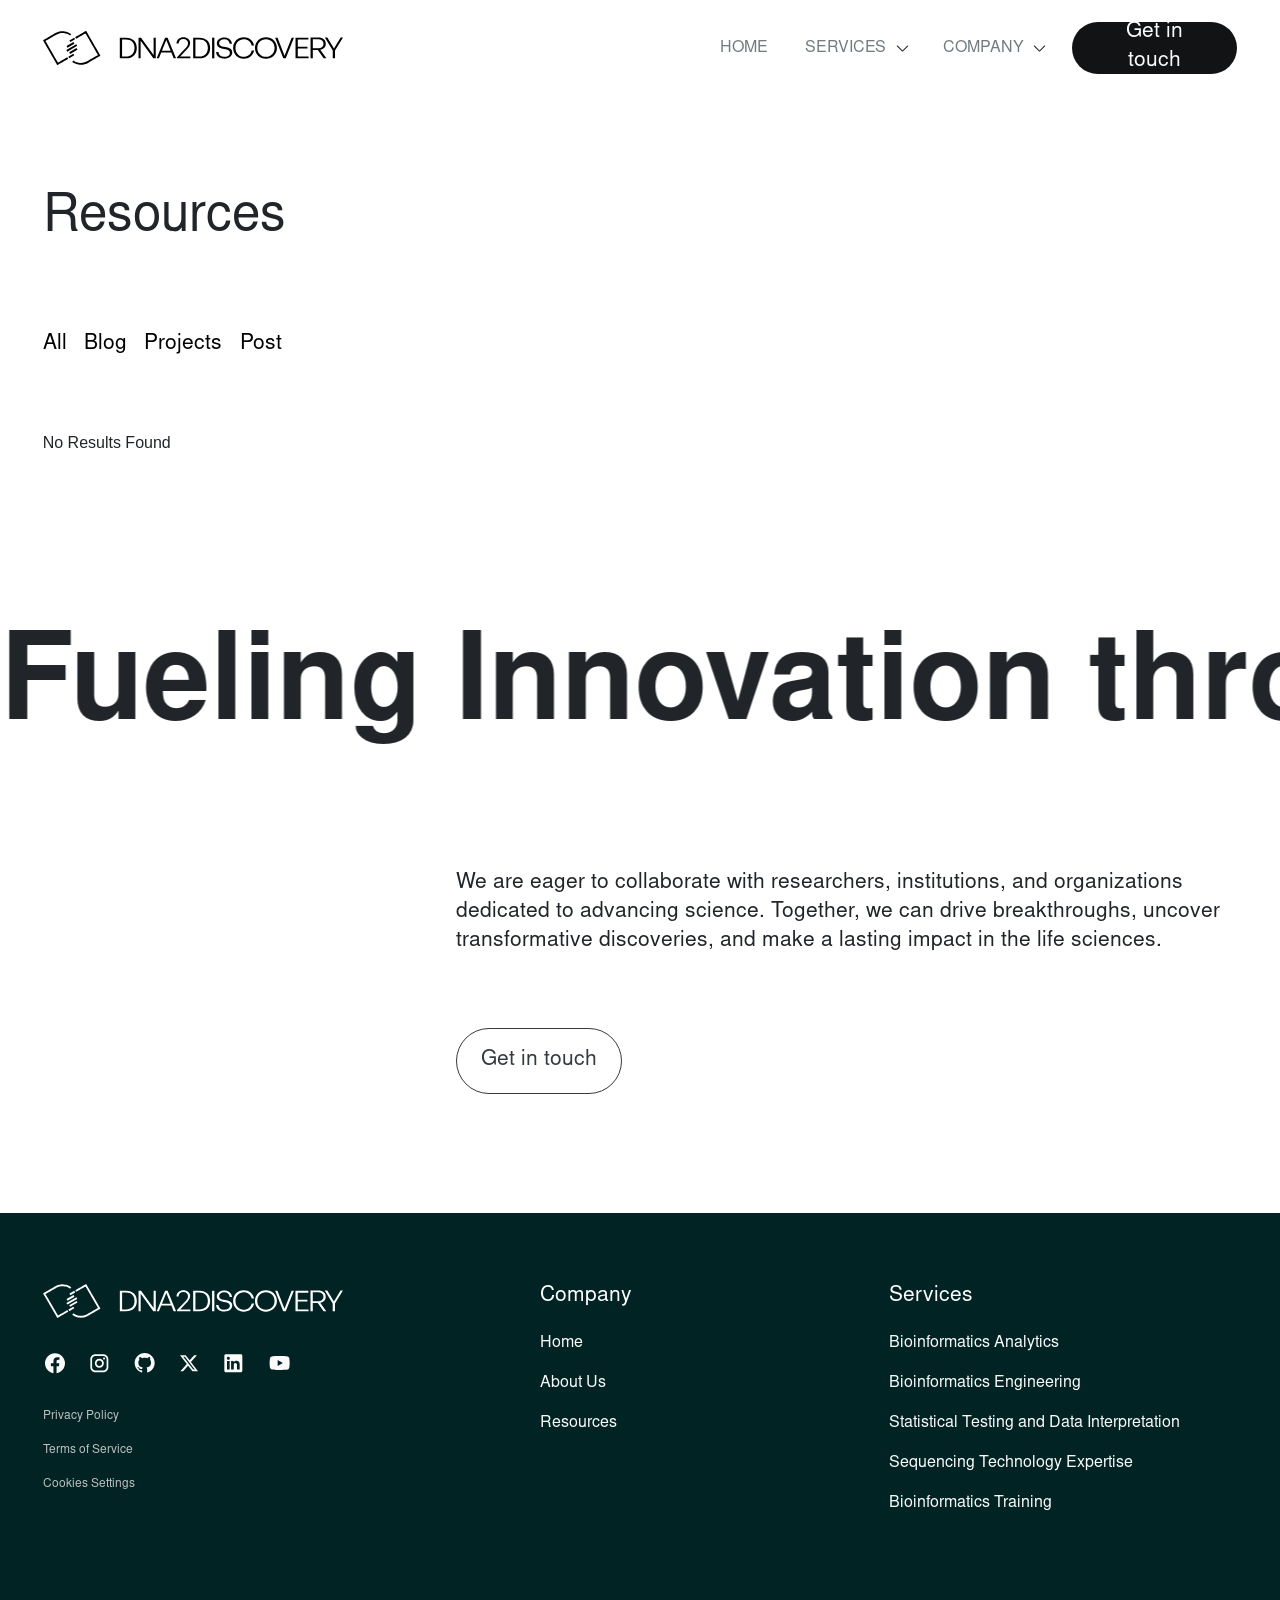
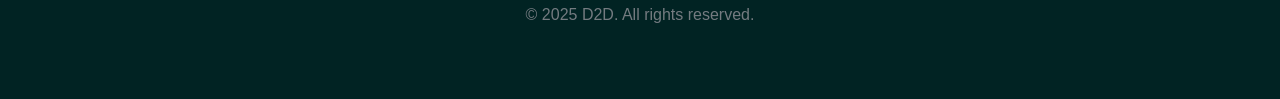
<file: resources/index.html>
<!DOCTYPE html><html lang="en" data-beasties-container><head><link rel="preconnect" href="https://fonts.gstatic.com" crossorigin>
  <meta charset="utf-8">
  <meta name="viewport" content="width=device-width, initial-scale=1, maximum-scale=1, user-scalable=no">
  <title>D2D</title>
  <base href="/">
  <meta name="viewport" content="width=device-width, initial-scale=1">
  <link rel="stylesheet" href="https://cdn.jsdelivr.net/npm/bootstrap@4.6.2/dist/css/bootstrap.min.css" integrity="sha384-xOolHFLEh07PJGoPkLv1IbcEPTNtaed2xpHsD9ESMhqIYd0nLMwNLD69Npy4HI+N" crossorigin="anonymous">
  <link rel="stylesheet" href="https://cdn.jsdelivr.net/npm/bootstrap-icons/font/bootstrap-icons.css">
  <link rel="stylesheet" href="https://cdnjs.cloudflare.com/ajax/libs/font-awesome/6.5.1/css/all.min.css">
  <link rel="icon" type="image/svg" href="assets/images/Logomark-Color.svg">
  <style>@font-face{font-family:'Roboto';font-style:normal;font-weight:300;font-stretch:100%;font-display:swap;src:url(https://fonts.gstatic.com/s/roboto/v47/KFO7CnqEu92Fr1ME7kSn66aGLdTylUAMa3GUBGEe.woff2) format('woff2');unicode-range:U+0460-052F, U+1C80-1C8A, U+20B4, U+2DE0-2DFF, U+A640-A69F, U+FE2E-FE2F;}@font-face{font-family:'Roboto';font-style:normal;font-weight:300;font-stretch:100%;font-display:swap;src:url(https://fonts.gstatic.com/s/roboto/v47/KFO7CnqEu92Fr1ME7kSn66aGLdTylUAMa3iUBGEe.woff2) format('woff2');unicode-range:U+0301, U+0400-045F, U+0490-0491, U+04B0-04B1, U+2116;}@font-face{font-family:'Roboto';font-style:normal;font-weight:300;font-stretch:100%;font-display:swap;src:url(https://fonts.gstatic.com/s/roboto/v47/KFO7CnqEu92Fr1ME7kSn66aGLdTylUAMa3CUBGEe.woff2) format('woff2');unicode-range:U+1F00-1FFF;}@font-face{font-family:'Roboto';font-style:normal;font-weight:300;font-stretch:100%;font-display:swap;src:url(https://fonts.gstatic.com/s/roboto/v47/KFO7CnqEu92Fr1ME7kSn66aGLdTylUAMa3-UBGEe.woff2) format('woff2');unicode-range:U+0370-0377, U+037A-037F, U+0384-038A, U+038C, U+038E-03A1, U+03A3-03FF;}@font-face{font-family:'Roboto';font-style:normal;font-weight:300;font-stretch:100%;font-display:swap;src:url(https://fonts.gstatic.com/s/roboto/v47/KFO7CnqEu92Fr1ME7kSn66aGLdTylUAMawCUBGEe.woff2) format('woff2');unicode-range:U+0302-0303, U+0305, U+0307-0308, U+0310, U+0312, U+0315, U+031A, U+0326-0327, U+032C, U+032F-0330, U+0332-0333, U+0338, U+033A, U+0346, U+034D, U+0391-03A1, U+03A3-03A9, U+03B1-03C9, U+03D1, U+03D5-03D6, U+03F0-03F1, U+03F4-03F5, U+2016-2017, U+2034-2038, U+203C, U+2040, U+2043, U+2047, U+2050, U+2057, U+205F, U+2070-2071, U+2074-208E, U+2090-209C, U+20D0-20DC, U+20E1, U+20E5-20EF, U+2100-2112, U+2114-2115, U+2117-2121, U+2123-214F, U+2190, U+2192, U+2194-21AE, U+21B0-21E5, U+21F1-21F2, U+21F4-2211, U+2213-2214, U+2216-22FF, U+2308-230B, U+2310, U+2319, U+231C-2321, U+2336-237A, U+237C, U+2395, U+239B-23B7, U+23D0, U+23DC-23E1, U+2474-2475, U+25AF, U+25B3, U+25B7, U+25BD, U+25C1, U+25CA, U+25CC, U+25FB, U+266D-266F, U+27C0-27FF, U+2900-2AFF, U+2B0E-2B11, U+2B30-2B4C, U+2BFE, U+3030, U+FF5B, U+FF5D, U+1D400-1D7FF, U+1EE00-1EEFF;}@font-face{font-family:'Roboto';font-style:normal;font-weight:300;font-stretch:100%;font-display:swap;src:url(https://fonts.gstatic.com/s/roboto/v47/KFO7CnqEu92Fr1ME7kSn66aGLdTylUAMaxKUBGEe.woff2) format('woff2');unicode-range:U+0001-000C, U+000E-001F, U+007F-009F, U+20DD-20E0, U+20E2-20E4, U+2150-218F, U+2190, U+2192, U+2194-2199, U+21AF, U+21E6-21F0, U+21F3, U+2218-2219, U+2299, U+22C4-22C6, U+2300-243F, U+2440-244A, U+2460-24FF, U+25A0-27BF, U+2800-28FF, U+2921-2922, U+2981, U+29BF, U+29EB, U+2B00-2BFF, U+4DC0-4DFF, U+FFF9-FFFB, U+10140-1018E, U+10190-1019C, U+101A0, U+101D0-101FD, U+102E0-102FB, U+10E60-10E7E, U+1D2C0-1D2D3, U+1D2E0-1D37F, U+1F000-1F0FF, U+1F100-1F1AD, U+1F1E6-1F1FF, U+1F30D-1F30F, U+1F315, U+1F31C, U+1F31E, U+1F320-1F32C, U+1F336, U+1F378, U+1F37D, U+1F382, U+1F393-1F39F, U+1F3A7-1F3A8, U+1F3AC-1F3AF, U+1F3C2, U+1F3C4-1F3C6, U+1F3CA-1F3CE, U+1F3D4-1F3E0, U+1F3ED, U+1F3F1-1F3F3, U+1F3F5-1F3F7, U+1F408, U+1F415, U+1F41F, U+1F426, U+1F43F, U+1F441-1F442, U+1F444, U+1F446-1F449, U+1F44C-1F44E, U+1F453, U+1F46A, U+1F47D, U+1F4A3, U+1F4B0, U+1F4B3, U+1F4B9, U+1F4BB, U+1F4BF, U+1F4C8-1F4CB, U+1F4D6, U+1F4DA, U+1F4DF, U+1F4E3-1F4E6, U+1F4EA-1F4ED, U+1F4F7, U+1F4F9-1F4FB, U+1F4FD-1F4FE, U+1F503, U+1F507-1F50B, U+1F50D, U+1F512-1F513, U+1F53E-1F54A, U+1F54F-1F5FA, U+1F610, U+1F650-1F67F, U+1F687, U+1F68D, U+1F691, U+1F694, U+1F698, U+1F6AD, U+1F6B2, U+1F6B9-1F6BA, U+1F6BC, U+1F6C6-1F6CF, U+1F6D3-1F6D7, U+1F6E0-1F6EA, U+1F6F0-1F6F3, U+1F6F7-1F6FC, U+1F700-1F7FF, U+1F800-1F80B, U+1F810-1F847, U+1F850-1F859, U+1F860-1F887, U+1F890-1F8AD, U+1F8B0-1F8BB, U+1F8C0-1F8C1, U+1F900-1F90B, U+1F93B, U+1F946, U+1F984, U+1F996, U+1F9E9, U+1FA00-1FA6F, U+1FA70-1FA7C, U+1FA80-1FA89, U+1FA8F-1FAC6, U+1FACE-1FADC, U+1FADF-1FAE9, U+1FAF0-1FAF8, U+1FB00-1FBFF;}@font-face{font-family:'Roboto';font-style:normal;font-weight:300;font-stretch:100%;font-display:swap;src:url(https://fonts.gstatic.com/s/roboto/v47/KFO7CnqEu92Fr1ME7kSn66aGLdTylUAMa3OUBGEe.woff2) format('woff2');unicode-range:U+0102-0103, U+0110-0111, U+0128-0129, U+0168-0169, U+01A0-01A1, U+01AF-01B0, U+0300-0301, U+0303-0304, U+0308-0309, U+0323, U+0329, U+1EA0-1EF9, U+20AB;}@font-face{font-family:'Roboto';font-style:normal;font-weight:300;font-stretch:100%;font-display:swap;src:url(https://fonts.gstatic.com/s/roboto/v47/KFO7CnqEu92Fr1ME7kSn66aGLdTylUAMa3KUBGEe.woff2) format('woff2');unicode-range:U+0100-02BA, U+02BD-02C5, U+02C7-02CC, U+02CE-02D7, U+02DD-02FF, U+0304, U+0308, U+0329, U+1D00-1DBF, U+1E00-1E9F, U+1EF2-1EFF, U+2020, U+20A0-20AB, U+20AD-20C0, U+2113, U+2C60-2C7F, U+A720-A7FF;}@font-face{font-family:'Roboto';font-style:normal;font-weight:300;font-stretch:100%;font-display:swap;src:url(https://fonts.gstatic.com/s/roboto/v47/KFO7CnqEu92Fr1ME7kSn66aGLdTylUAMa3yUBA.woff2) format('woff2');unicode-range:U+0000-00FF, U+0131, U+0152-0153, U+02BB-02BC, U+02C6, U+02DA, U+02DC, U+0304, U+0308, U+0329, U+2000-206F, U+20AC, U+2122, U+2191, U+2193, U+2212, U+2215, U+FEFF, U+FFFD;}@font-face{font-family:'Roboto';font-style:normal;font-weight:400;font-stretch:100%;font-display:swap;src:url(https://fonts.gstatic.com/s/roboto/v47/KFO7CnqEu92Fr1ME7kSn66aGLdTylUAMa3GUBGEe.woff2) format('woff2');unicode-range:U+0460-052F, U+1C80-1C8A, U+20B4, U+2DE0-2DFF, U+A640-A69F, U+FE2E-FE2F;}@font-face{font-family:'Roboto';font-style:normal;font-weight:400;font-stretch:100%;font-display:swap;src:url(https://fonts.gstatic.com/s/roboto/v47/KFO7CnqEu92Fr1ME7kSn66aGLdTylUAMa3iUBGEe.woff2) format('woff2');unicode-range:U+0301, U+0400-045F, U+0490-0491, U+04B0-04B1, U+2116;}@font-face{font-family:'Roboto';font-style:normal;font-weight:400;font-stretch:100%;font-display:swap;src:url(https://fonts.gstatic.com/s/roboto/v47/KFO7CnqEu92Fr1ME7kSn66aGLdTylUAMa3CUBGEe.woff2) format('woff2');unicode-range:U+1F00-1FFF;}@font-face{font-family:'Roboto';font-style:normal;font-weight:400;font-stretch:100%;font-display:swap;src:url(https://fonts.gstatic.com/s/roboto/v47/KFO7CnqEu92Fr1ME7kSn66aGLdTylUAMa3-UBGEe.woff2) format('woff2');unicode-range:U+0370-0377, U+037A-037F, U+0384-038A, U+038C, U+038E-03A1, U+03A3-03FF;}@font-face{font-family:'Roboto';font-style:normal;font-weight:400;font-stretch:100%;font-display:swap;src:url(https://fonts.gstatic.com/s/roboto/v47/KFO7CnqEu92Fr1ME7kSn66aGLdTylUAMawCUBGEe.woff2) format('woff2');unicode-range:U+0302-0303, U+0305, U+0307-0308, U+0310, U+0312, U+0315, U+031A, U+0326-0327, U+032C, U+032F-0330, U+0332-0333, U+0338, U+033A, U+0346, U+034D, U+0391-03A1, U+03A3-03A9, U+03B1-03C9, U+03D1, U+03D5-03D6, U+03F0-03F1, U+03F4-03F5, U+2016-2017, U+2034-2038, U+203C, U+2040, U+2043, U+2047, U+2050, U+2057, U+205F, U+2070-2071, U+2074-208E, U+2090-209C, U+20D0-20DC, U+20E1, U+20E5-20EF, U+2100-2112, U+2114-2115, U+2117-2121, U+2123-214F, U+2190, U+2192, U+2194-21AE, U+21B0-21E5, U+21F1-21F2, U+21F4-2211, U+2213-2214, U+2216-22FF, U+2308-230B, U+2310, U+2319, U+231C-2321, U+2336-237A, U+237C, U+2395, U+239B-23B7, U+23D0, U+23DC-23E1, U+2474-2475, U+25AF, U+25B3, U+25B7, U+25BD, U+25C1, U+25CA, U+25CC, U+25FB, U+266D-266F, U+27C0-27FF, U+2900-2AFF, U+2B0E-2B11, U+2B30-2B4C, U+2BFE, U+3030, U+FF5B, U+FF5D, U+1D400-1D7FF, U+1EE00-1EEFF;}@font-face{font-family:'Roboto';font-style:normal;font-weight:400;font-stretch:100%;font-display:swap;src:url(https://fonts.gstatic.com/s/roboto/v47/KFO7CnqEu92Fr1ME7kSn66aGLdTylUAMaxKUBGEe.woff2) format('woff2');unicode-range:U+0001-000C, U+000E-001F, U+007F-009F, U+20DD-20E0, U+20E2-20E4, U+2150-218F, U+2190, U+2192, U+2194-2199, U+21AF, U+21E6-21F0, U+21F3, U+2218-2219, U+2299, U+22C4-22C6, U+2300-243F, U+2440-244A, U+2460-24FF, U+25A0-27BF, U+2800-28FF, U+2921-2922, U+2981, U+29BF, U+29EB, U+2B00-2BFF, U+4DC0-4DFF, U+FFF9-FFFB, U+10140-1018E, U+10190-1019C, U+101A0, U+101D0-101FD, U+102E0-102FB, U+10E60-10E7E, U+1D2C0-1D2D3, U+1D2E0-1D37F, U+1F000-1F0FF, U+1F100-1F1AD, U+1F1E6-1F1FF, U+1F30D-1F30F, U+1F315, U+1F31C, U+1F31E, U+1F320-1F32C, U+1F336, U+1F378, U+1F37D, U+1F382, U+1F393-1F39F, U+1F3A7-1F3A8, U+1F3AC-1F3AF, U+1F3C2, U+1F3C4-1F3C6, U+1F3CA-1F3CE, U+1F3D4-1F3E0, U+1F3ED, U+1F3F1-1F3F3, U+1F3F5-1F3F7, U+1F408, U+1F415, U+1F41F, U+1F426, U+1F43F, U+1F441-1F442, U+1F444, U+1F446-1F449, U+1F44C-1F44E, U+1F453, U+1F46A, U+1F47D, U+1F4A3, U+1F4B0, U+1F4B3, U+1F4B9, U+1F4BB, U+1F4BF, U+1F4C8-1F4CB, U+1F4D6, U+1F4DA, U+1F4DF, U+1F4E3-1F4E6, U+1F4EA-1F4ED, U+1F4F7, U+1F4F9-1F4FB, U+1F4FD-1F4FE, U+1F503, U+1F507-1F50B, U+1F50D, U+1F512-1F513, U+1F53E-1F54A, U+1F54F-1F5FA, U+1F610, U+1F650-1F67F, U+1F687, U+1F68D, U+1F691, U+1F694, U+1F698, U+1F6AD, U+1F6B2, U+1F6B9-1F6BA, U+1F6BC, U+1F6C6-1F6CF, U+1F6D3-1F6D7, U+1F6E0-1F6EA, U+1F6F0-1F6F3, U+1F6F7-1F6FC, U+1F700-1F7FF, U+1F800-1F80B, U+1F810-1F847, U+1F850-1F859, U+1F860-1F887, U+1F890-1F8AD, U+1F8B0-1F8BB, U+1F8C0-1F8C1, U+1F900-1F90B, U+1F93B, U+1F946, U+1F984, U+1F996, U+1F9E9, U+1FA00-1FA6F, U+1FA70-1FA7C, U+1FA80-1FA89, U+1FA8F-1FAC6, U+1FACE-1FADC, U+1FADF-1FAE9, U+1FAF0-1FAF8, U+1FB00-1FBFF;}@font-face{font-family:'Roboto';font-style:normal;font-weight:400;font-stretch:100%;font-display:swap;src:url(https://fonts.gstatic.com/s/roboto/v47/KFO7CnqEu92Fr1ME7kSn66aGLdTylUAMa3OUBGEe.woff2) format('woff2');unicode-range:U+0102-0103, U+0110-0111, U+0128-0129, U+0168-0169, U+01A0-01A1, U+01AF-01B0, U+0300-0301, U+0303-0304, U+0308-0309, U+0323, U+0329, U+1EA0-1EF9, U+20AB;}@font-face{font-family:'Roboto';font-style:normal;font-weight:400;font-stretch:100%;font-display:swap;src:url(https://fonts.gstatic.com/s/roboto/v47/KFO7CnqEu92Fr1ME7kSn66aGLdTylUAMa3KUBGEe.woff2) format('woff2');unicode-range:U+0100-02BA, U+02BD-02C5, U+02C7-02CC, U+02CE-02D7, U+02DD-02FF, U+0304, U+0308, U+0329, U+1D00-1DBF, U+1E00-1E9F, U+1EF2-1EFF, U+2020, U+20A0-20AB, U+20AD-20C0, U+2113, U+2C60-2C7F, U+A720-A7FF;}@font-face{font-family:'Roboto';font-style:normal;font-weight:400;font-stretch:100%;font-display:swap;src:url(https://fonts.gstatic.com/s/roboto/v47/KFO7CnqEu92Fr1ME7kSn66aGLdTylUAMa3yUBA.woff2) format('woff2');unicode-range:U+0000-00FF, U+0131, U+0152-0153, U+02BB-02BC, U+02C6, U+02DA, U+02DC, U+0304, U+0308, U+0329, U+2000-206F, U+20AC, U+2122, U+2191, U+2193, U+2212, U+2215, U+FEFF, U+FFFD;}@font-face{font-family:'Roboto';font-style:normal;font-weight:500;font-stretch:100%;font-display:swap;src:url(https://fonts.gstatic.com/s/roboto/v47/KFO7CnqEu92Fr1ME7kSn66aGLdTylUAMa3GUBGEe.woff2) format('woff2');unicode-range:U+0460-052F, U+1C80-1C8A, U+20B4, U+2DE0-2DFF, U+A640-A69F, U+FE2E-FE2F;}@font-face{font-family:'Roboto';font-style:normal;font-weight:500;font-stretch:100%;font-display:swap;src:url(https://fonts.gstatic.com/s/roboto/v47/KFO7CnqEu92Fr1ME7kSn66aGLdTylUAMa3iUBGEe.woff2) format('woff2');unicode-range:U+0301, U+0400-045F, U+0490-0491, U+04B0-04B1, U+2116;}@font-face{font-family:'Roboto';font-style:normal;font-weight:500;font-stretch:100%;font-display:swap;src:url(https://fonts.gstatic.com/s/roboto/v47/KFO7CnqEu92Fr1ME7kSn66aGLdTylUAMa3CUBGEe.woff2) format('woff2');unicode-range:U+1F00-1FFF;}@font-face{font-family:'Roboto';font-style:normal;font-weight:500;font-stretch:100%;font-display:swap;src:url(https://fonts.gstatic.com/s/roboto/v47/KFO7CnqEu92Fr1ME7kSn66aGLdTylUAMa3-UBGEe.woff2) format('woff2');unicode-range:U+0370-0377, U+037A-037F, U+0384-038A, U+038C, U+038E-03A1, U+03A3-03FF;}@font-face{font-family:'Roboto';font-style:normal;font-weight:500;font-stretch:100%;font-display:swap;src:url(https://fonts.gstatic.com/s/roboto/v47/KFO7CnqEu92Fr1ME7kSn66aGLdTylUAMawCUBGEe.woff2) format('woff2');unicode-range:U+0302-0303, U+0305, U+0307-0308, U+0310, U+0312, U+0315, U+031A, U+0326-0327, U+032C, U+032F-0330, U+0332-0333, U+0338, U+033A, U+0346, U+034D, U+0391-03A1, U+03A3-03A9, U+03B1-03C9, U+03D1, U+03D5-03D6, U+03F0-03F1, U+03F4-03F5, U+2016-2017, U+2034-2038, U+203C, U+2040, U+2043, U+2047, U+2050, U+2057, U+205F, U+2070-2071, U+2074-208E, U+2090-209C, U+20D0-20DC, U+20E1, U+20E5-20EF, U+2100-2112, U+2114-2115, U+2117-2121, U+2123-214F, U+2190, U+2192, U+2194-21AE, U+21B0-21E5, U+21F1-21F2, U+21F4-2211, U+2213-2214, U+2216-22FF, U+2308-230B, U+2310, U+2319, U+231C-2321, U+2336-237A, U+237C, U+2395, U+239B-23B7, U+23D0, U+23DC-23E1, U+2474-2475, U+25AF, U+25B3, U+25B7, U+25BD, U+25C1, U+25CA, U+25CC, U+25FB, U+266D-266F, U+27C0-27FF, U+2900-2AFF, U+2B0E-2B11, U+2B30-2B4C, U+2BFE, U+3030, U+FF5B, U+FF5D, U+1D400-1D7FF, U+1EE00-1EEFF;}@font-face{font-family:'Roboto';font-style:normal;font-weight:500;font-stretch:100%;font-display:swap;src:url(https://fonts.gstatic.com/s/roboto/v47/KFO7CnqEu92Fr1ME7kSn66aGLdTylUAMaxKUBGEe.woff2) format('woff2');unicode-range:U+0001-000C, U+000E-001F, U+007F-009F, U+20DD-20E0, U+20E2-20E4, U+2150-218F, U+2190, U+2192, U+2194-2199, U+21AF, U+21E6-21F0, U+21F3, U+2218-2219, U+2299, U+22C4-22C6, U+2300-243F, U+2440-244A, U+2460-24FF, U+25A0-27BF, U+2800-28FF, U+2921-2922, U+2981, U+29BF, U+29EB, U+2B00-2BFF, U+4DC0-4DFF, U+FFF9-FFFB, U+10140-1018E, U+10190-1019C, U+101A0, U+101D0-101FD, U+102E0-102FB, U+10E60-10E7E, U+1D2C0-1D2D3, U+1D2E0-1D37F, U+1F000-1F0FF, U+1F100-1F1AD, U+1F1E6-1F1FF, U+1F30D-1F30F, U+1F315, U+1F31C, U+1F31E, U+1F320-1F32C, U+1F336, U+1F378, U+1F37D, U+1F382, U+1F393-1F39F, U+1F3A7-1F3A8, U+1F3AC-1F3AF, U+1F3C2, U+1F3C4-1F3C6, U+1F3CA-1F3CE, U+1F3D4-1F3E0, U+1F3ED, U+1F3F1-1F3F3, U+1F3F5-1F3F7, U+1F408, U+1F415, U+1F41F, U+1F426, U+1F43F, U+1F441-1F442, U+1F444, U+1F446-1F449, U+1F44C-1F44E, U+1F453, U+1F46A, U+1F47D, U+1F4A3, U+1F4B0, U+1F4B3, U+1F4B9, U+1F4BB, U+1F4BF, U+1F4C8-1F4CB, U+1F4D6, U+1F4DA, U+1F4DF, U+1F4E3-1F4E6, U+1F4EA-1F4ED, U+1F4F7, U+1F4F9-1F4FB, U+1F4FD-1F4FE, U+1F503, U+1F507-1F50B, U+1F50D, U+1F512-1F513, U+1F53E-1F54A, U+1F54F-1F5FA, U+1F610, U+1F650-1F67F, U+1F687, U+1F68D, U+1F691, U+1F694, U+1F698, U+1F6AD, U+1F6B2, U+1F6B9-1F6BA, U+1F6BC, U+1F6C6-1F6CF, U+1F6D3-1F6D7, U+1F6E0-1F6EA, U+1F6F0-1F6F3, U+1F6F7-1F6FC, U+1F700-1F7FF, U+1F800-1F80B, U+1F810-1F847, U+1F850-1F859, U+1F860-1F887, U+1F890-1F8AD, U+1F8B0-1F8BB, U+1F8C0-1F8C1, U+1F900-1F90B, U+1F93B, U+1F946, U+1F984, U+1F996, U+1F9E9, U+1FA00-1FA6F, U+1FA70-1FA7C, U+1FA80-1FA89, U+1FA8F-1FAC6, U+1FACE-1FADC, U+1FADF-1FAE9, U+1FAF0-1FAF8, U+1FB00-1FBFF;}@font-face{font-family:'Roboto';font-style:normal;font-weight:500;font-stretch:100%;font-display:swap;src:url(https://fonts.gstatic.com/s/roboto/v47/KFO7CnqEu92Fr1ME7kSn66aGLdTylUAMa3OUBGEe.woff2) format('woff2');unicode-range:U+0102-0103, U+0110-0111, U+0128-0129, U+0168-0169, U+01A0-01A1, U+01AF-01B0, U+0300-0301, U+0303-0304, U+0308-0309, U+0323, U+0329, U+1EA0-1EF9, U+20AB;}@font-face{font-family:'Roboto';font-style:normal;font-weight:500;font-stretch:100%;font-display:swap;src:url(https://fonts.gstatic.com/s/roboto/v47/KFO7CnqEu92Fr1ME7kSn66aGLdTylUAMa3KUBGEe.woff2) format('woff2');unicode-range:U+0100-02BA, U+02BD-02C5, U+02C7-02CC, U+02CE-02D7, U+02DD-02FF, U+0304, U+0308, U+0329, U+1D00-1DBF, U+1E00-1E9F, U+1EF2-1EFF, U+2020, U+20A0-20AB, U+20AD-20C0, U+2113, U+2C60-2C7F, U+A720-A7FF;}@font-face{font-family:'Roboto';font-style:normal;font-weight:500;font-stretch:100%;font-display:swap;src:url(https://fonts.gstatic.com/s/roboto/v47/KFO7CnqEu92Fr1ME7kSn66aGLdTylUAMa3yUBA.woff2) format('woff2');unicode-range:U+0000-00FF, U+0131, U+0152-0153, U+02BB-02BC, U+02C6, U+02DA, U+02DC, U+0304, U+0308, U+0329, U+2000-206F, U+20AC, U+2122, U+2191, U+2193, U+2212, U+2215, U+FEFF, U+FFFD;}</style>
  <style>@font-face{font-family:'Material Icons';font-style:normal;font-weight:400;src:url(https://fonts.gstatic.com/s/materialicons/v143/flUhRq6tzZclQEJ-Vdg-IuiaDsNc.woff2) format('woff2');}.material-icons{font-family:'Material Icons';font-weight:normal;font-style:normal;font-size:24px;line-height:1;letter-spacing:normal;text-transform:none;display:inline-block;white-space:nowrap;word-wrap:normal;direction:ltr;-webkit-font-feature-settings:'liga';-webkit-font-smoothing:antialiased;}</style>
<style>html{--mat-sys-background: #fff8f8;--mat-sys-error: #ba1a1a;--mat-sys-error-container: #ffdad6;--mat-sys-inverse-on-surface: #faeeef;--mat-sys-inverse-primary: #ffb1c5;--mat-sys-inverse-surface: #352f30;--mat-sys-on-background: #201a1b;--mat-sys-on-error: #ffffff;--mat-sys-on-error-container: #410002;--mat-sys-on-primary: #ffffff;--mat-sys-on-primary-container: #3f001b;--mat-sys-on-primary-fixed: #3f001b;--mat-sys-on-primary-fixed-variant: #8f0045;--mat-sys-on-secondary: #ffffff;--mat-sys-on-secondary-container: #2b151b;--mat-sys-on-secondary-fixed: #2b151b;--mat-sys-on-secondary-fixed-variant: #5b3f46;--mat-sys-on-surface: #201a1b;--mat-sys-on-surface-variant: #514346;--mat-sys-on-tertiary: #ffffff;--mat-sys-on-tertiary-container: #410000;--mat-sys-on-tertiary-fixed: #410000;--mat-sys-on-tertiary-fixed-variant: #930100;--mat-sys-outline: #847376;--mat-sys-outline-variant: #d6c2c5;--mat-sys-primary: #ba005c;--mat-sys-primary-container: #ffd9e1;--mat-sys-primary-fixed: #ffd9e1;--mat-sys-primary-fixed-dim: #ffb1c5;--mat-sys-scrim: #000000;--mat-sys-secondary: #74565d;--mat-sys-secondary-container: #ffd9e1;--mat-sys-secondary-fixed: #ffd9e1;--mat-sys-secondary-fixed-dim: #e3bdc5;--mat-sys-shadow: #000000;--mat-sys-surface: #fff8f8;--mat-sys-surface-bright: #fff8f8;--mat-sys-surface-container: #f7ebec;--mat-sys-surface-container-high: #f1e5e6;--mat-sys-surface-container-highest: #ece0e1;--mat-sys-surface-container-low: #fdf1f2;--mat-sys-surface-container-lowest: #ffffff;--mat-sys-surface-dim: #e3d7d8;--mat-sys-surface-tint: #ba005c;--mat-sys-surface-variant: #f3dde1;--mat-sys-tertiary: #c00100;--mat-sys-tertiary-container: #ffdad4;--mat-sys-tertiary-fixed: #ffdad4;--mat-sys-tertiary-fixed-dim: #ffb4a8;--mat-sys-neutral-variant20: #3a2d30;--mat-sys-neutral10: #201a1b}html{--mat-sys-level0: 0px 0px 0px 0px rgba(0, 0, 0, .2), 0px 0px 0px 0px rgba(0, 0, 0, .14), 0px 0px 0px 0px rgba(0, 0, 0, .12)}html{--mat-sys-level1: 0px 2px 1px -1px rgba(0, 0, 0, .2), 0px 1px 1px 0px rgba(0, 0, 0, .14), 0px 1px 3px 0px rgba(0, 0, 0, .12)}html{--mat-sys-level2: 0px 3px 3px -2px rgba(0, 0, 0, .2), 0px 3px 4px 0px rgba(0, 0, 0, .14), 0px 1px 8px 0px rgba(0, 0, 0, .12)}html{--mat-sys-level3: 0px 3px 5px -1px rgba(0, 0, 0, .2), 0px 6px 10px 0px rgba(0, 0, 0, .14), 0px 1px 18px 0px rgba(0, 0, 0, .12)}html{--mat-sys-level4: 0px 5px 5px -3px rgba(0, 0, 0, .2), 0px 8px 10px 1px rgba(0, 0, 0, .14), 0px 3px 14px 2px rgba(0, 0, 0, .12)}html{--mat-sys-level5: 0px 7px 8px -4px rgba(0, 0, 0, .2), 0px 12px 17px 2px rgba(0, 0, 0, .14), 0px 5px 22px 4px rgba(0, 0, 0, .12)}html{--mat-sys-body-large: 400 1rem / 1.5rem Roboto;--mat-sys-body-large-font: Roboto;--mat-sys-body-large-line-height: 1.5rem;--mat-sys-body-large-size: 1rem;--mat-sys-body-large-tracking: .031rem;--mat-sys-body-large-weight: 400;--mat-sys-body-medium: 400 .875rem / 1.25rem Roboto;--mat-sys-body-medium-font: Roboto;--mat-sys-body-medium-line-height: 1.25rem;--mat-sys-body-medium-size: .875rem;--mat-sys-body-medium-tracking: .016rem;--mat-sys-body-medium-weight: 400;--mat-sys-body-small: 400 .75rem / 1rem Roboto;--mat-sys-body-small-font: Roboto;--mat-sys-body-small-line-height: 1rem;--mat-sys-body-small-size: .75rem;--mat-sys-body-small-tracking: .025rem;--mat-sys-body-small-weight: 400;--mat-sys-display-large: 400 3.562rem / 4rem Roboto;--mat-sys-display-large-font: Roboto;--mat-sys-display-large-line-height: 4rem;--mat-sys-display-large-size: 3.562rem;--mat-sys-display-large-tracking: -.016rem;--mat-sys-display-large-weight: 400;--mat-sys-display-medium: 400 2.812rem / 3.25rem Roboto;--mat-sys-display-medium-font: Roboto;--mat-sys-display-medium-line-height: 3.25rem;--mat-sys-display-medium-size: 2.812rem;--mat-sys-display-medium-tracking: 0;--mat-sys-display-medium-weight: 400;--mat-sys-display-small: 400 2.25rem / 2.75rem Roboto;--mat-sys-display-small-font: Roboto;--mat-sys-display-small-line-height: 2.75rem;--mat-sys-display-small-size: 2.25rem;--mat-sys-display-small-tracking: 0;--mat-sys-display-small-weight: 400;--mat-sys-headline-large: 400 2rem / 2.5rem Roboto;--mat-sys-headline-large-font: Roboto;--mat-sys-headline-large-line-height: 2.5rem;--mat-sys-headline-large-size: 2rem;--mat-sys-headline-large-tracking: 0;--mat-sys-headline-large-weight: 400;--mat-sys-headline-medium: 400 1.75rem / 2.25rem Roboto;--mat-sys-headline-medium-font: Roboto;--mat-sys-headline-medium-line-height: 2.25rem;--mat-sys-headline-medium-size: 1.75rem;--mat-sys-headline-medium-tracking: 0;--mat-sys-headline-medium-weight: 400;--mat-sys-headline-small: 400 1.5rem / 2rem Roboto;--mat-sys-headline-small-font: Roboto;--mat-sys-headline-small-line-height: 2rem;--mat-sys-headline-small-size: 1.5rem;--mat-sys-headline-small-tracking: 0;--mat-sys-headline-small-weight: 400;--mat-sys-label-large: 500 .875rem / 1.25rem Roboto;--mat-sys-label-large-font: Roboto;--mat-sys-label-large-line-height: 1.25rem;--mat-sys-label-large-size: .875rem;--mat-sys-label-large-tracking: .006rem;--mat-sys-label-large-weight: 500;--mat-sys-label-large-weight-prominent: 700;--mat-sys-label-medium: 500 .75rem / 1rem Roboto;--mat-sys-label-medium-font: Roboto;--mat-sys-label-medium-line-height: 1rem;--mat-sys-label-medium-size: .75rem;--mat-sys-label-medium-tracking: .031rem;--mat-sys-label-medium-weight: 500;--mat-sys-label-medium-weight-prominent: 700;--mat-sys-label-small: 500 .688rem / 1rem Roboto;--mat-sys-label-small-font: Roboto;--mat-sys-label-small-line-height: 1rem;--mat-sys-label-small-size: .688rem;--mat-sys-label-small-tracking: .031rem;--mat-sys-label-small-weight: 500;--mat-sys-title-large: 400 1.375rem / 1.75rem Roboto;--mat-sys-title-large-font: Roboto;--mat-sys-title-large-line-height: 1.75rem;--mat-sys-title-large-size: 1.375rem;--mat-sys-title-large-tracking: 0;--mat-sys-title-large-weight: 400;--mat-sys-title-medium: 500 1rem / 1.5rem Roboto;--mat-sys-title-medium-font: Roboto;--mat-sys-title-medium-line-height: 1.5rem;--mat-sys-title-medium-size: 1rem;--mat-sys-title-medium-tracking: .009rem;--mat-sys-title-medium-weight: 500;--mat-sys-title-small: 500 .875rem / 1.25rem Roboto;--mat-sys-title-small-font: Roboto;--mat-sys-title-small-line-height: 1.25rem;--mat-sys-title-small-size: .875rem;--mat-sys-title-small-tracking: .006rem;--mat-sys-title-small-weight: 500}html{--mat-sys-corner-extra-large: 28px;--mat-sys-corner-extra-large-top: 28px 28px 0 0;--mat-sys-corner-extra-small: 4px;--mat-sys-corner-extra-small-top: 4px 4px 0 0;--mat-sys-corner-full: 9999px;--mat-sys-corner-large: 16px;--mat-sys-corner-large-end: 0 16px 16px 0;--mat-sys-corner-large-start: 16px 0 0 16px;--mat-sys-corner-large-top: 16px 16px 0 0;--mat-sys-corner-medium: 12px;--mat-sys-corner-none: 0;--mat-sys-corner-small: 8px}html{--mat-sys-dragged-state-layer-opacity: .16;--mat-sys-focus-state-layer-opacity: .12;--mat-sys-hover-state-layer-opacity: .08;--mat-sys-pressed-state-layer-opacity: .12}@font-face{font-family:NimbusSanL;src:url("./media/NimbusSanL-RegIta-U2JG3RZC.otf") format("opentype");font-weight:400;font-style:italic}@font-face{font-family:NimbusSanL;src:url("./media/NimbusSanL-Bol-ELZ4WECS.otf") format("opentype");font-weight:700;font-style:normal}@font-face{font-family:NimbusSanL;src:url("./media/NimbusSanL-Reg-EGQ5GAYN.otf") format("opentype");font-weight:400;font-style:normal}@font-face{font-family:NimbusSanL;src:url("./media/NimbusSanL-BolIta-XEYTFVDC.otf") format("opentype");font-weight:700;font-style:italic}@font-face{font-family:NimbusSanLB;src:url("./media/NimbusSanL-Bol-ELZ4WECS.otf") format("opentype");font-weight:700;font-style:normal}html,body{height:100%}body{margin:0;font-family:NimbusSanL,sans-serif;scroll-behavior:smooth}.fsr-51{font-family:NimbusSanL!important;font-size:51px!important}.fsr-21{font-family:NimbusSanL!important;font-size:21px!important}.fsr-16{font-family:NimbusSanL!important;font-size:16px!important}.fsr-12{font-family:NimbusSanL!important;font-size:12px!important}.fsb-120{font-family:NimbusSanLB!important;font-size:120px!important;font-weight:400}.p-48{padding-left:calc(3.33vw + .048px);padding-right:calc(3.33vw + .048px)}.p-80{padding-top:calc(5.55vw + .08px);padding-bottom:calc(5.55vw + .08px)}.mt-80{margin-top:calc(5.55vw + .08px)!important}.mb-80{margin-bottom:calc(5.55vw + .08px)!important}.mt-48{margin-top:calc(3.33vw + .048px)!important}.color-grey{color:#bfc0c0!important}.color-lightgrey{color:#747b80!important}.color-lightwhite{color:#fbfbfb!important}.lh-29{line-height:29px!important}body{margin:0;padding:0;box-sizing:border-box;font-family:NimbusSanRegular,sans-serif!important}.no-underline{text-decoration:none}.btn-responsive{width:auto}.fit-content{width:fit-content!important}a{text-underline-offset:3px!important}@media only screen and (max-width: 767px){.mb-80{margin-bottom:calc(15.53vw + .0164px)!important}.btn-responsive{width:100%}.p-80{padding-top:calc(15.53vw + .0164px)!important;padding-bottom:calc(15.53vw + .0164px)!important}.p-48{padding-left:calc(3.88vw + .0144px)!important;padding-right:calc(3.88vw + .0144px)!important}.fsr-21{font-size:16px!important}.fsr-51{font-size:38px!important}.fsb-120{font-size:67px!important}.lh-29{line-height:22.4px!important}}@media only screen and (min-width: 1600px){.p-48{padding-left:48px;padding-right:48px}.p-80{padding-top:80px;padding-bottom:80px}.mt-80{margin-top:80px!important}.mb-80{margin-bottom:80px!important}.mt-48{margin-top:48px!important}}
</style><link rel="stylesheet" href="./styles-7QJ5UALJ.css" media="print" onload="this.media='all'"><noscript><link rel="stylesheet" href="./styles-7QJ5UALJ.css"></noscript><style ng-app-id="ng">.logo[_ngcontent-ng-c507797239]{font-size:24px;font-weight:700;font-family:cursive}.nav-pad[_ngcontent-ng-c507797239]{padding:calc(1.11vw + .016px) calc(3.33vw + .048px)}.nav-bar[_ngcontent-ng-c507797239]{position:absolute;top:0;left:0;width:100vw;z-index:9999;height:fit-content!important;overflow-y:scroll;max-height:100vh!important;-webkit-backdrop-filter:blur(10.2px);backdrop-filter:blur(10.2px)}.navbar-sliding[_ngcontent-ng-c507797239]{animation:_ngcontent-ng-c507797239_slide-in .5s ease-in-out forwards}.sliding-none[_ngcontent-ng-c507797239]{animation:none}@keyframes _ngcontent-ng-c507797239_slide-in{0%{transform:translateY(-100%)}to{transform:translateY(0)}}.nav-bar[_ngcontent-ng-c507797239]   .navbar-light[_ngcontent-ng-c507797239]   .navbar-toggler-icon[_ngcontent-ng-c507797239]{background-image:url("data:image/svg+xml,%3csvg xmlns='http://www.w3.org/2000/svg' width='30' height='30' viewBox='0 0 30 30'%3e%3cpath stroke='rgba(255, 255, 255, 1)' stroke-linecap='round' stroke-miterlimit='10' stroke-width='2' d='M4 7h22M4 15h22M4 23h22'/%3e%3c/svg%3e")}.nav-bar[_ngcontent-ng-c507797239]   .navbar-light[_ngcontent-ng-c507797239]   .navbar-toggler[_ngcontent-ng-c507797239]{border:0px}.nav-bar[_ngcontent-ng-c507797239]   .navbar-light[_ngcontent-ng-c507797239]   .navbar-toggler-icon[_ngcontent-ng-c507797239]{background-image:url("data:image/svg+xml,%3csvg xmlns='http://www.w3.org/2000/svg' width='30' height='30' viewBox='0 0 30 30'%3e%3cpath stroke='rgba(255, 255, 255, 1)' stroke-linecap='round' stroke-miterlimit='10' stroke-width='2' d='M4 7h22M4 15h22M4 23h22'/%3e%3c/svg%3e")}.nav-bar-black[_ngcontent-ng-c507797239]   .navbar-light[_ngcontent-ng-c507797239]   .navbar-toggler[_ngcontent-ng-c507797239]{border:0px}.nav-bar-black[_ngcontent-ng-c507797239]   .navbar-light[_ngcontent-ng-c507797239]   .navbar-toggler-icon[_ngcontent-ng-c507797239]{background-image:url("data:image/svg+xml,%3csvg xmlns='http://www.w3.org/2000/svg' width='30' height='30' viewBox='0 0 30 30'%3e%3cpath stroke='rgba(0, 0, 0, 1)' stroke-linecap='round' stroke-miterlimit='10' stroke-width='2' d='M4 7h22M4 15h22M4 23h22'/%3e%3c/svg%3e")}.nav-bar-black[_ngcontent-ng-c507797239]   .navbar-light[_ngcontent-ng-c507797239]   .navbar-toggler[_ngcontent-ng-c507797239]{border-color:#00000080}.navbar[_ngcontent-ng-c507797239]{justify-content:flex-end;box-shadow:none!important;border-bottom:none!important}.navbar-nav[_ngcontent-ng-c507797239]{align-items:center}.dropdown-menu-custom[_ngcontent-ng-c507797239]{position:absolute;top:60px;z-index:1000}.icon-container[_ngcontent-ng-c507797239]{background:#fff;color:#fb4f23;padding:2px;border-radius:4px;display:inline-flex;align-items:center;justify-content:center;font-size:16px;margin-left:3px}.nav-bar-black[_ngcontent-ng-c507797239]{box-sizing:border-box;justify-content:space-between;align-items:center;gap:calc(1.11vw + .016px);width:100vw;left:0;top:0;-webkit-backdrop-filter:blur(10.2px);backdrop-filter:blur(10.2px);z-index:999;height:fit-content;max-height:100vh!important;overflow-y:scroll;overflow-x:hidden}.nav-bar[_ngcontent-ng-c507797239]{box-sizing:border-box;align-items:center;gap:16px;position:absolute;width:100vw;height:calc(6.11vw + .016px);left:0;top:0;flex:none;order:8;flex-grow:0;z-index:999}.nav-bar[_ngcontent-ng-c507797239]   ul[_ngcontent-ng-c507797239]   li[_ngcontent-ng-c507797239]   a[_ngcontent-ng-c507797239]{font-family:NimbusSanL;font-style:normal;color:#bfc0c0;font-weight:400;font-size:16px;line-height:29px;justify-content:start;cursor:pointer}.nav-bar-black[_ngcontent-ng-c507797239]   ul[_ngcontent-ng-c507797239]   li[_ngcontent-ng-c507797239]   a[_ngcontent-ng-c507797239]{font-family:NimbusSanL;font-style:normal;color:#747b80;font-weight:400;font-size:16px;line-height:29px;justify-content:start;cursor:pointer}.nav-bar[_ngcontent-ng-c507797239]   h6[_ngcontent-ng-c507797239], .nav-bar-black[_ngcontent-ng-c507797239]   h6[_ngcontent-ng-c507797239]{font-family:NimbusSanL;font-style:normal;font-weight:400;font-size:16px;line-height:29px;text-transform:uppercase;color:#747b80}.btn-contact-black[_ngcontent-ng-c507797239]{display:flex;flex-direction:column;justify-content:center;align-items:center;vertical-align:middle;padding:16px 24px;gap:10px;width:165px;height:52px;background:#121314;border-radius:200px;color:#fbfbfb;font-family:NimbusSanL;font-style:normal;font-weight:400;font-size:16px;line-height:29px}.btn-contact[_ngcontent-ng-c507797239]{display:flex;flex-direction:column;justify-content:center;align-items:center;padding:16px 24px;gap:10px;width:161px;height:52px;background:#fbfbfb;border-radius:200px;flex:none;order:1;flex-grow:0}.btn-contact[_ngcontent-ng-c507797239]   span[_ngcontent-ng-c507797239]{width:113px;height:15px;font-family:NimbusSanL;font-style:normal;font-weight:400;font-size:21px;line-height:29px;display:flex;align-items:center;text-align:center;color:#121314;flex:none;order:1;flex-grow:0}.nav-bar-black[_ngcontent-ng-c507797239]   .dropdown-content[_ngcontent-ng-c507797239]{display:flex;flex-direction:column;position:absolute;justify-content:center;text-align:center;z-index:999;background-color:#fbfbfb}.nav-bar[_ngcontent-ng-c507797239]   .dropdown-content[_ngcontent-ng-c507797239]{display:flex;flex-direction:column;position:absolute;justify-content:center;text-align:center;text-decoration:none}.btn-contact-black[_ngcontent-ng-c507797239]   span[_ngcontent-ng-c507797239]{width:113px;height:15px;font-family:NimbusSanL;font-style:normal;font-weight:400;font-size:21px;line-height:29px;display:flex;align-items:center;text-align:center;color:#fbfbfb;flex:none;order:1;flex-grow:0}.serviceNavBar-black[_ngcontent-ng-c507797239]{box-sizing:border-box;margin-top:0;display:flex;flex-direction:column;align-items:flex-start;padding:calc(2.22vw + .032px) calc(3.33vw + .048px);gap:calc(1.11vw + .016px);flex-wrap:wrap;height:13vw;row-gap:calc(1.66vw + .096px);left:0;top:0;width:100%;position:relative;z-index:999;background:#ffffff03;color:#747b80}.companyNavBar-black[_ngcontent-ng-c507797239]{box-sizing:border-box;margin-top:0;display:flex;flex-direction:column;align-items:flex-start;padding:calc(2.22vw + .032px) calc(3.33vw + .048px);gap:calc(1.11vw + .016px);flex-wrap:wrap;left:0;top:0;width:100%;background:#ffffff03;color:#747b80;z-index:9999!important;position:relative}.serviceItems-black[_ngcontent-ng-c507797239]{justify-content:space-between;vertical-align:middle;align-items:middle;box-sizing:border-box;text-align:left;width:32%;height:35%}.serviceItems-black[_ngcontent-ng-c507797239]   h4[_ngcontent-ng-c507797239]{font-family:NimbusSanL;font-style:normal;font-weight:400;font-size:16px;line-height:29px;display:flex;align-items:left;text-align:left;text-transform:uppercase}.nav-bar[_ngcontent-ng-c507797239]   .navbar-light[_ngcontent-ng-c507797239]   .navbar-nav[_ngcontent-ng-c507797239]   .nav-link.active[_ngcontent-ng-c507797239], .nav-bar[_ngcontent-ng-c507797239]   .navbar-light[_ngcontent-ng-c507797239]   .navbar-nav[_ngcontent-ng-c507797239]   .nav-link[_ngcontent-ng-c507797239]:hover{font-family:NimbusSanL;font-style:normal;font-weight:400;font-size:16px;line-height:29px;color:#fbfbfb}.serviceNavBar[_ngcontent-ng-c507797239]{box-sizing:border-box;margin-top:0;display:flex;flex-direction:column;align-items:flex-start;padding:calc(2.22vw + .032px) calc(3.33vw + .048px);gap:calc(1.11vw + .016px);flex-wrap:wrap;height:13vw;row-gap:calc(1.66vw + .096px);position:relative;left:0;top:0;width:100%;box-shadow:none!important;border-bottom:none!important}.logo-size[_ngcontent-ng-c507797239]{width:calc(23.45vw + .12px);height:calc(4.51vw + .056px)}.logo-size1[_ngcontent-ng-c507797239]{width:52px;height:52px}.companyNavBar[_ngcontent-ng-c507797239]{box-sizing:border-box;margin-top:0;margin-right:0;right:0;display:flex;flex-direction:row;align-items:flex-start;padding:calc(2.22vw + .032px) calc(3.33vw + .048px);gap:calc(1.11vw + .016px);flex-wrap:wrap;left:0;top:0;position:relative;width:100%;z-index:9999}.serviceItems[_ngcontent-ng-c507797239]{justify-content:space-between;vertical-align:middle;align-items:middle;box-sizing:border-box;text-align:left;width:32%;height:35%}.serviceItems[_ngcontent-ng-c507797239]   h4[_ngcontent-ng-c507797239]{font-family:NimbusSanL;font-style:normal;font-weight:400;font-size:16px;line-height:29px;text-align:left;text-transform:uppercase;flex:none;order:0;flex-grow:0}.mr-16[_ngcontent-ng-c507797239]{margin-right:16px}.nav-bar-black[_ngcontent-ng-c507797239]   .navbar-light[_ngcontent-ng-c507797239]   .navbar-nav[_ngcontent-ng-c507797239]   .nav-link.active[_ngcontent-ng-c507797239]{font-family:NimbusSanL;font-style:normal;font-weight:400;font-size:16px;line-height:29px;z-index:9999;color:#121314}.nav-bar-black[_ngcontent-ng-c507797239]   .navbar-light[_ngcontent-ng-c507797239]   .navbar-nav[_ngcontent-ng-c507797239]   .nav-link[_ngcontent-ng-c507797239]:hover{font-family:NimbusSanL;font-style:normal;font-weight:400;font-size:16px;line-height:29px;color:#121314}.mobile-nav[_ngcontent-ng-c507797239]{display:none}.mr-18[_ngcontent-ng-c507797239]{margin-right:18px}.dropdown-icon[_ngcontent-ng-c507797239]{width:13px;height:7px}.mt-48[_ngcontent-ng-c507797239]{margin-top:0!important}.nav-open[_ngcontent-ng-c507797239], .nav-closed[_ngcontent-ng-c507797239]{display:block}@media only screen and (max-width: 1006px){.serviceNavBar[_ngcontent-ng-c507797239], .serviceNavBar-black[_ngcontent-ng-c507797239]{height:19vw;row-gap:24px}}@media only screen and (max-width: 767px){.mobile-nav[_ngcontent-ng-c507797239]{display:block;list-style:none;padding-left:0;width:calc(100vw - (2*(3.88vw + .0144px)))}.navbar[_ngcontent-ng-c507797239]{width:100vw;justify-content:space-between!important}.logo-size1[_ngcontent-ng-c507797239]{width:calc(6.79vw + .0252px);height:calc(6.79vw + .0252px)}.logo-size2[_ngcontent-ng-c507797239]{width:calc(6.79vw + .0252px);height:calc(6.79vw + .0252px);padding:4px}.logo-size[_ngcontent-ng-c507797239]{width:60vw;height:calc(10.08vw + .0104px)}h6[_ngcontent-ng-c507797239]{text-align:start}.serviceNavBar[_ngcontent-ng-c507797239], .serviceNavBar-black[_ngcontent-ng-c507797239]{display:none}.navbar-nav[_ngcontent-ng-c507797239]{align-items:self-start}.nav-bar[_ngcontent-ng-c507797239]   ul[_ngcontent-ng-c507797239]   li[_ngcontent-ng-c507797239]   a[_ngcontent-ng-c507797239], .nav-bar-black[_ngcontent-ng-c507797239]   ul[_ngcontent-ng-c507797239]   li[_ngcontent-ng-c507797239]   a[_ngcontent-ng-c507797239]{font-weight:400;font-size:21px;line-height:29px;width:calc(100vw - (2*(3.88vw + .0144px)));justify-content:space-between}.nav-bar[_ngcontent-ng-c507797239]   .navbar-light[_ngcontent-ng-c507797239]   .navbar-nav[_ngcontent-ng-c507797239]   .nav-link.active[_ngcontent-ng-c507797239], .nav-bar[_ngcontent-ng-c507797239]   .navbar-light[_ngcontent-ng-c507797239]   .navbar-nav[_ngcontent-ng-c507797239]   .nav-link[_ngcontent-ng-c507797239]:hover, .nav-bar-black[_ngcontent-ng-c507797239]   .navbar-light[_ngcontent-ng-c507797239]   .navbar-nav[_ngcontent-ng-c507797239]   .nav-link.active[_ngcontent-ng-c507797239], .nav-bar-black[_ngcontent-ng-c507797239]   .navbar-light[_ngcontent-ng-c507797239]   .navbar-nav[_ngcontent-ng-c507797239]   .nav-link[_ngcontent-ng-c507797239]:hover{font-size:21px}.mr-16[_ngcontent-ng-c507797239], .mr-18[_ngcontent-ng-c507797239]{margin-right:0}.pt-48[_ngcontent-ng-c507797239]{padding-top:calc(11.65vw + .002px)}.px-21[_ngcontent-ng-c507797239]{padding-top:calc(4.97vw + .0236px);padding-bottom:calc(4.97vw + .0236px)}.px-19[_ngcontent-ng-c507797239]{padding-top:calc(4.49vw + .0012px);padding-bottom:calc(4.49vw + .0012px)}.dropdown-icon[_ngcontent-ng-c507797239]{width:23px;height:13px}.mt-48[_ngcontent-ng-c507797239]{margin-top:calc(11.65vw + .002px)!important}.mb-8[_ngcontent-ng-c507797239]{margin-bottom:calc(1.94vw + .0072px)}.companyNavBar[_ngcontent-ng-c507797239], .companyNavBar-black[_ngcontent-ng-c507797239]{display:none!important}.nav-pad[_ngcontent-ng-c507797239]{padding:calc(3.88vw + .0144px)}.nav-bar-black[_ngcontent-ng-c507797239]{padding:0}.nav-open[_ngcontent-ng-c507797239]{display:block}.nav-closed[_ngcontent-ng-c507797239]{display:none}}@media only screen and (min-width: 1600px){.logo-size[_ngcontent-ng-c507797239]{width:340px;height:65px}.serviceNavBar-black[_ngcontent-ng-c507797239], .serviceNavBar[_ngcontent-ng-c507797239]{gap:16px}}</style><style ng-app-id="ng">.marquee[_ngcontent-ng-c1021122048]{white-space:nowrap;overflow:hidden;width:100%}.marquee[_ngcontent-ng-c1021122048]   p[_ngcontent-ng-c1021122048]{display:inline-block;white-space:nowrap;will-change:transform;animation:_ngcontent-ng-c1021122048_marqueeAnimation 12s linear infinite}@keyframes _ngcontent-ng-c1021122048_marqueeAnimation{0%{transform:translate(100vw)}to{transform:translate(-100%)}}.p-80[_ngcontent-ng-c1021122048]{padding:calc(5.55vw + .08px) 0px}.p-80-service[_ngcontent-ng-c1021122048]{padding:calc(5.55vw + .08px) 0px;padding-top:calc(11.1vw + .16px)}@media only screen and (max-width: 768px){.p-80[_ngcontent-ng-c1021122048]{padding:calc(15.53vw + .0164px) 0px}}@media only screen and (min-width: 1600px){.p-80[_ngcontent-ng-c1021122048]{padding:80px 0}.p-80-service[_ngcontent-ng-c1021122048]{padding:80px 0!important}.section-wrap[_ngcontent-ng-c1021122048]{padding-left:calc((100vw - 1600px)/2);padding-right:calc((100vw - 1600px)/2)}}</style><style ng-app-id="ng">.footer[_ngcontent-ng-c1923220046]{background-color:#012323;margin-bottom:0!important;margin-left:0!important;margin-right:0!important;padding:0;bottom:0}.row[_ngcontent-ng-c1923220046]{margin-left:0!important;margin-right:0!important}.foot-pad[_ngcontent-ng-c1923220046]{padding:calc(5.55vw + .08px) calc(3.33vw + .048px)!important}.mt80[_ngcontent-ng-c1923220046]{margin-top:80px!important}.no-underline[_ngcontent-ng-c1923220046], .link-underline[_ngcontent-ng-c1923220046]{text-decoration:none}.link-underline[_ngcontent-ng-c1923220046]:hover{text-decoration:underline;text-decoration-color:#f5f5f5!important}.mt-43[_ngcontent-ng-c1923220046]{margin-top:0;margin-bottom:calc(1.11vw + .016px)}.p-64[_ngcontent-ng-c1923220046]{padding-top:calc(2.91vw + .096px);padding-bottom:calc(5.55vw + .08px)}.col[_ngcontent-ng-c1923220046], .col-1[_ngcontent-ng-c1923220046], .col-10[_ngcontent-ng-c1923220046], .col-11[_ngcontent-ng-c1923220046], .col-12[_ngcontent-ng-c1923220046], .col-2[_ngcontent-ng-c1923220046], .col-3[_ngcontent-ng-c1923220046], .col-4[_ngcontent-ng-c1923220046], .col-5[_ngcontent-ng-c1923220046], .col-6[_ngcontent-ng-c1923220046], .col-7[_ngcontent-ng-c1923220046], .col-8[_ngcontent-ng-c1923220046], .col-9[_ngcontent-ng-c1923220046], .col-auto[_ngcontent-ng-c1923220046], .col-lg[_ngcontent-ng-c1923220046], .col-lg-1[_ngcontent-ng-c1923220046], .col-lg-10[_ngcontent-ng-c1923220046], .col-lg-11[_ngcontent-ng-c1923220046], .col-lg-12[_ngcontent-ng-c1923220046], .col-lg-2[_ngcontent-ng-c1923220046], .col-lg-3[_ngcontent-ng-c1923220046], .col-lg-4[_ngcontent-ng-c1923220046], .col-lg-5[_ngcontent-ng-c1923220046], .col-lg-6[_ngcontent-ng-c1923220046], .col-lg-7[_ngcontent-ng-c1923220046], .col-lg-8[_ngcontent-ng-c1923220046], .col-lg-9[_ngcontent-ng-c1923220046], .col-lg-auto[_ngcontent-ng-c1923220046], .col-md[_ngcontent-ng-c1923220046], .col-md-1[_ngcontent-ng-c1923220046], .col-md-10[_ngcontent-ng-c1923220046], .col-md-11[_ngcontent-ng-c1923220046], .col-md-12[_ngcontent-ng-c1923220046], .col-md-2[_ngcontent-ng-c1923220046], .col-md-3[_ngcontent-ng-c1923220046], .col-md-4[_ngcontent-ng-c1923220046], .col-md-5[_ngcontent-ng-c1923220046], .col-md-6[_ngcontent-ng-c1923220046], .col-md-7[_ngcontent-ng-c1923220046], .col-md-8[_ngcontent-ng-c1923220046], .col-md-9[_ngcontent-ng-c1923220046], .col-md-auto[_ngcontent-ng-c1923220046], .col-sm[_ngcontent-ng-c1923220046], .col-sm-1[_ngcontent-ng-c1923220046], .col-sm-10[_ngcontent-ng-c1923220046], .col-sm-11[_ngcontent-ng-c1923220046], .col-sm-12[_ngcontent-ng-c1923220046], .col-sm-2[_ngcontent-ng-c1923220046], .col-sm-3[_ngcontent-ng-c1923220046], .col-sm-4[_ngcontent-ng-c1923220046], .col-sm-5[_ngcontent-ng-c1923220046], .col-sm-6[_ngcontent-ng-c1923220046], .col-sm-7[_ngcontent-ng-c1923220046], .col-sm-8[_ngcontent-ng-c1923220046], .col-sm-9[_ngcontent-ng-c1923220046], .col-sm-auto[_ngcontent-ng-c1923220046], .col-xl[_ngcontent-ng-c1923220046], .col-xl-1[_ngcontent-ng-c1923220046], .col-xl-10[_ngcontent-ng-c1923220046], .col-xl-11[_ngcontent-ng-c1923220046], .col-xl-12[_ngcontent-ng-c1923220046], .col-xl-2[_ngcontent-ng-c1923220046], .col-xl-3[_ngcontent-ng-c1923220046], .col-xl-4[_ngcontent-ng-c1923220046], .col-xl-5[_ngcontent-ng-c1923220046], .col-xl-6[_ngcontent-ng-c1923220046], .col-xl-7[_ngcontent-ng-c1923220046], .col-xl-8[_ngcontent-ng-c1923220046], .col-xl-9[_ngcontent-ng-c1923220046], .col-xl-auto[_ngcontent-ng-c1923220046]{padding-right:0!important;padding-left:0!important}.fsr-16-14[_ngcontent-ng-c1923220046]{font-size:16px;font-weight:400}.logo-size[_ngcontent-ng-c1923220046]{width:calc(23.45vw + .12px)}@media only screen and (max-width: 767px){.pr-8[_ngcontent-ng-c1923220046]{padding-right:calc(5.41vw + .0108px)!important}.mt-43[_ngcontent-ng-c1923220046]{margin-top:calc(7.76vw + .0288px);margin-bottom:calc(3.88vw + .0144px)}.logo-size[_ngcontent-ng-c1923220046]{width:60vw}.fsr-16[_ngcontent-ng-c1923220046]{font-size:12px!important;font-weight:400}.fsr-21[_ngcontent-ng-c1923220046]{font-size:16px!important;font-weight:400}.color-lightwhite[_ngcontent-ng-c1923220046]{color:#bfc0c0!important}.p-64[_ngcontent-ng-c1923220046]{padding-top:calc(10.19vw + .0172px);padding-bottom:calc(15.53vw + .0164px)}.foot-pad[_ngcontent-ng-c1923220046]{padding:calc(15.53vw + .0164px) calc(3.88vw + .0144px)!important}.mt80[_ngcontent-ng-c1923220046]{margin-top:80px!important}.fsr-16-14[_ngcontent-ng-c1923220046]{font-size:14px!important;font-weight:400}}@media only screen and (min-width: 1600px){.foot-pad[_ngcontent-ng-c1923220046]{padding:80px 48px!important}.section-wrap[_ngcontent-ng-c1923220046]{padding-left:90px;padding-left:calc((100vw - 1600px)/2);padding-right:calc((100vw - 1600px)/2);background-color:#012323}.logo-size[_ngcontent-ng-c1923220046]{width:340px}}</style><style ng-app-id="ng">.nav-resource[_ngcontent-ng-c3819086304]{width:20%}.nav-active[_ngcontent-ng-c3819086304]{color:#fb4f23}a[_ngcontent-ng-c3819086304]{color:#000}.col[_ngcontent-ng-c3819086304], .col-1[_ngcontent-ng-c3819086304], .col-10[_ngcontent-ng-c3819086304], .col-11[_ngcontent-ng-c3819086304], .col-12[_ngcontent-ng-c3819086304], .col-2[_ngcontent-ng-c3819086304], .col-3[_ngcontent-ng-c3819086304], .col-4[_ngcontent-ng-c3819086304], .col-5[_ngcontent-ng-c3819086304], .col-6[_ngcontent-ng-c3819086304], .col-7[_ngcontent-ng-c3819086304], .col-8[_ngcontent-ng-c3819086304], .col-9[_ngcontent-ng-c3819086304], .col-auto[_ngcontent-ng-c3819086304], .col-lg[_ngcontent-ng-c3819086304], .col-lg-1[_ngcontent-ng-c3819086304], .col-lg-10[_ngcontent-ng-c3819086304], .col-lg-11[_ngcontent-ng-c3819086304], .col-lg-12[_ngcontent-ng-c3819086304], .col-lg-2[_ngcontent-ng-c3819086304], .col-lg-3[_ngcontent-ng-c3819086304], .col-lg-4[_ngcontent-ng-c3819086304], .col-lg-5[_ngcontent-ng-c3819086304], .col-lg-6[_ngcontent-ng-c3819086304], .col-lg-7[_ngcontent-ng-c3819086304], .col-lg-8[_ngcontent-ng-c3819086304], .col-lg-9[_ngcontent-ng-c3819086304], .col-lg-auto[_ngcontent-ng-c3819086304], .col-md[_ngcontent-ng-c3819086304], .col-md-1[_ngcontent-ng-c3819086304], .col-md-10[_ngcontent-ng-c3819086304], .col-md-11[_ngcontent-ng-c3819086304], .col-md-12[_ngcontent-ng-c3819086304], .col-md-2[_ngcontent-ng-c3819086304], .col-md-3[_ngcontent-ng-c3819086304], .col-md-4[_ngcontent-ng-c3819086304], .col-md-5[_ngcontent-ng-c3819086304], .col-md-6[_ngcontent-ng-c3819086304], .col-md-7[_ngcontent-ng-c3819086304], .col-md-8[_ngcontent-ng-c3819086304], .col-md-9[_ngcontent-ng-c3819086304], .col-md-auto[_ngcontent-ng-c3819086304], .col-sm[_ngcontent-ng-c3819086304], .col-sm-1[_ngcontent-ng-c3819086304], .col-sm-10[_ngcontent-ng-c3819086304], .col-sm-11[_ngcontent-ng-c3819086304], .col-sm-12[_ngcontent-ng-c3819086304], .col-sm-2[_ngcontent-ng-c3819086304], .col-sm-3[_ngcontent-ng-c3819086304], .col-sm-4[_ngcontent-ng-c3819086304], .col-sm-5[_ngcontent-ng-c3819086304], .col-sm-6[_ngcontent-ng-c3819086304], .col-sm-7[_ngcontent-ng-c3819086304], .col-sm-8[_ngcontent-ng-c3819086304], .col-sm-9[_ngcontent-ng-c3819086304], .col-sm-auto[_ngcontent-ng-c3819086304], .col-xl[_ngcontent-ng-c3819086304], .col-xl-1[_ngcontent-ng-c3819086304], .col-xl-10[_ngcontent-ng-c3819086304], .col-xl-11[_ngcontent-ng-c3819086304], .col-xl-12[_ngcontent-ng-c3819086304], .col-xl-2[_ngcontent-ng-c3819086304], .col-xl-3[_ngcontent-ng-c3819086304], .col-xl-4[_ngcontent-ng-c3819086304], .col-xl-5[_ngcontent-ng-c3819086304], .col-xl-6[_ngcontent-ng-c3819086304], .col-xl-7[_ngcontent-ng-c3819086304], .col-xl-8[_ngcontent-ng-c3819086304], .col-xl-9[_ngcontent-ng-c3819086304], .col-xl-auto[_ngcontent-ng-c3819086304]{position:inherit}.top-90[_ngcontent-ng-c3819086304]{top:110px!important}@media only screen and (max-width: 767px){.nav-resource[_ngcontent-ng-c3819086304]{width:60%}}@media only screen and (min-width: 1600px){.section-wrap[_ngcontent-ng-c3819086304]{width:100vw;height:max-content!important;display:flex;justify-content:center}.top-90[_ngcontent-ng-c3819086304]{top:110px!important}}</style></head>
<body class="mat-typography" style="overflow-x: hidden;"><!--nghm--><script type="text/javascript" id="ng-event-dispatch-contract">(()=>{function p(t,n,r,o,e,i,f,m){return{eventType:t,event:n,targetElement:r,eic:o,timeStamp:e,eia:i,eirp:f,eiack:m}}function u(t){let n=[],r=e=>{n.push(e)};return{c:t,q:n,et:[],etc:[],d:r,h:e=>{r(p(e.type,e,e.target,t,Date.now()))}}}function s(t,n,r){for(let o=0;o<n.length;o++){let e=n[o];(r?t.etc:t.et).push(e),t.c.addEventListener(e,t.h,r)}}function c(t,n,r,o,e=window){let i=u(t);e._ejsas||(e._ejsas={}),e._ejsas[n]=i,s(i,r),s(i,o,!0)}window.__jsaction_bootstrap=c;})();
</script><script>window.__jsaction_bootstrap(document.body,"ng",["click"],[]);</script>
  <app-root ng-version="19.1.3" ngh="3" ng-server-context="ssg"><div style="width: 100vw; overflow-x: hidden;"><app-navbar _nghost-ng-c507797239 ngh="0"><!----><div _ngcontent-ng-c507797239 class="nav-bar-black sliding-none" style="width: 100vw; position: absolute;"><nav _ngcontent-ng-c507797239 class="navbar navbar-expand-md navbar-light bg-transparent nav-pad" style="margin-bottom: 0px; z-index: 999;"><a _ngcontent-ng-c507797239 class="navbar-brand logo" href="/home?page=home"><img _ngcontent-ng-c507797239 src="assets/images/logo-horizontal-black.svg" alt="dna2discovery" class="logo-size"></a><button _ngcontent-ng-c507797239 type="button" data-toggle="collapse" data-target="#navbarNav" class="navbar-toggler" style="padding: 0px;" jsaction="click:;"><img _ngcontent-ng-c507797239 src="assets/icons/menu-icon.svg" alt="menu" class="logo-size1"><!----><!----></button><div _ngcontent-ng-c507797239 id="navbarNav" class="collapse navbar-collapse pt-48 nav-closed"><ul _ngcontent-ng-c507797239 class="navbar-nav ml-auto"><li _ngcontent-ng-c507797239 class="nav-item" style="cursor: pointer; margin-right: 3px;"><a _ngcontent-ng-c507797239 class="nav-link px-21 mr-18" style="cursor: pointer;" jsaction="click:;">HOME</a></li><li _ngcontent-ng-c507797239 class="nav-item dropdown"><a _ngcontent-ng-c507797239 id="servicesDropdown" class="nav-link px-21 mr-18" style="display: flex; align-items: center;" jsaction="click:;"> SERVICES <span _ngcontent-ng-c507797239 style="display: flex; align-items: center; justify-content: center; background-color: transparent; padding-left: 9.5px;"><img _ngcontent-ng-c507797239 class="dropdown-icon" src="assets/icons/dropdown-black.svg" alt="down"></span></a><!----></li><li _ngcontent-ng-c507797239 class="nav-item dropdown"><a _ngcontent-ng-c507797239 id="companyDropdown" class="nav-link px-21" style="margin-right: 18px; display: flex; align-items: center;" jsaction="click:;"> COMPANY <span _ngcontent-ng-c507797239 style="display: flex; align-items: center; justify-content: center; background-color: transparent; padding-left: 9.5px;"><img _ngcontent-ng-c507797239 class="dropdown-icon" src="assets/icons/dropdown-black.svg" alt="down"></span></a><!----></li><li _ngcontent-ng-c507797239 class="nav-item mt-48"><a _ngcontent-ng-c507797239 class="btn btn-contact-black" jsaction="click:;"><span _ngcontent-ng-c507797239>Get in touch</span></a></li></ul></div></nav><!----><!----></div><!----></app-navbar><router-outlet></router-outlet><app-resources _nghost-ng-c3819086304 class="ng-tns-c3819086304-0 ng-star-inserted" ngh="1"><div _ngcontent-ng-c3819086304 class="section-wrap ng-tns-c3819086304-0"><div _ngcontent-ng-c3819086304 class="p-48 top-90 ng-tns-c3819086304-0" style="position: relative; max-width: 1600px;"><div _ngcontent-ng-c3819086304 class="ng-tns-c3819086304-0"><p _ngcontent-ng-c3819086304 class="mt-80 fsr-51 ng-tns-c3819086304-0">Resources</p></div><div _ngcontent-ng-c3819086304 class="ng-tns-c3819086304-0"><ul _ngcontent-ng-c3819086304 class="d-flex justify-content-between nav-resource fsr-21 mt-80 p-0 mb-0 ng-tns-c3819086304-0"><a _ngcontent-ng-c3819086304 class="nav-link p-0 ng-tns-c3819086304-0" href="/resources?page=resources&amp;type=all">All</a><a _ngcontent-ng-c3819086304 class="nav-link p-0 ng-tns-c3819086304-0" href="/resources?page=resources&amp;type=blog">Blog</a><a _ngcontent-ng-c3819086304 class="nav-link p-0 ng-tns-c3819086304-0" href="/resources?page=resources&amp;type=project">Projects</a><a _ngcontent-ng-c3819086304 class="nav-link p-0 ng-tns-c3819086304-0" href="/resources?page=resources&amp;type=post">Post</a></ul></div><div _ngcontent-ng-c3819086304 class="p-80 mb-80 w-100 ng-tns-c3819086304-0"><div _ngcontent-ng-c3819086304 class="row w-100 m-0 ng-tns-c3819086304-0 ng-star-inserted">No Results Found</div><!----><div _ngcontent-ng-c3819086304 class="row ng-tns-c3819086304-0"><!----><!----></div><div _ngcontent-ng-c3819086304 class="row mt-48 mb-48 ng-tns-c3819086304-0"><!----></div></div></div></div></app-resources><!----><app-getintouch class="m-0" _nghost-ng-c1021122048 ngh="2"><div _ngcontent-ng-c1021122048 class="section-wrap" style="background-color: white;"><div _ngcontent-ng-c1021122048 style="z-index: 9999 !important; max-width: 1600px; background-color: white;" class="p-80"><div _ngcontent-ng-c1021122048 class="marquee"><p _ngcontent-ng-c1021122048 class="fsb-120" style="font-weight: 700;"> Fueling Innovation through Collaborative Bioinformatics </p></div><div _ngcontent-ng-c1021122048 class="row my-4 p-48 mx-0"><div _ngcontent-ng-c1021122048 class="col-md-4 d-md-hidden"></div><div _ngcontent-ng-c1021122048 class="col-md-8"><p _ngcontent-ng-c1021122048 class="fsr-21 my-5 lh-29"> We are eager to collaborate with researchers, institutions, and organizations dedicated to advancing science. Together, we can drive breakthroughs, uncover transformative discoveries, and make a lasting impact in the life sciences. </p><button _ngcontent-ng-c1021122048 class="btn btn-outline-dark rounded-pill btn-responsive fsr-21 my-4 py-3 px-4" jsaction="click:;">Get in touch</button></div></div></div></div></app-getintouch><app-footer class="m-0" style="bottom: 0;" _nghost-ng-c1923220046 ngh="2"><div _ngcontent-ng-c1923220046 class="section-wrap"><footer _ngcontent-ng-c1923220046 class="footer foot-pad" style="max-width: 1600px;"><div _ngcontent-ng-c1923220046 class="row m-0"><div _ngcontent-ng-c1923220046 class="col-md-5 col-sm-12"><a _ngcontent-ng-c1923220046 href="/home?page=home"><img _ngcontent-ng-c1923220046 src="assets/images/logo-horizontal-white.svg" alt="Logo" class="mb-4 logo-size"></a><div _ngcontent-ng-c1923220046 class="d-flex justify-content-between w-50 mb-4 mt-2"><a _ngcontent-ng-c1923220046 href="https://www.facebook.com" class="pr-8"><i _ngcontent-ng-c1923220046><img _ngcontent-ng-c1923220046 src="assets/icons/Facebook.svg" alt="fb"></i></a><a _ngcontent-ng-c1923220046 href="https://www.instagram.com" class="pr-8"><i _ngcontent-ng-c1923220046><img _ngcontent-ng-c1923220046 src="assets/icons/Instagram.svg" alt="instagram"></i></a><a _ngcontent-ng-c1923220046 href="https://github.com/DNA2discovery-D2D" class="pr-8"><i _ngcontent-ng-c1923220046><img _ngcontent-ng-c1923220046 src="assets/icons/github.svg" alt="github"></i></a><a _ngcontent-ng-c1923220046 href="https://www.twitter.com" class="pr-8"><i _ngcontent-ng-c1923220046><img _ngcontent-ng-c1923220046 src="assets/icons/X.svg" alt="x"></i></a><a _ngcontent-ng-c1923220046 href="https://www.linkedin.com/company/dna2discovery/" class="pr-8"><i _ngcontent-ng-c1923220046><img _ngcontent-ng-c1923220046 src="assets/icons/LinkedIn.svg" alt="linkedin"></i></a><a _ngcontent-ng-c1923220046 href="https://www.youtube.com" class="pr-8"><i _ngcontent-ng-c1923220046><img _ngcontent-ng-c1923220046 src="assets/icons/Youtube.svg" alt="youtube"></i></a></div><div _ngcontent-ng-c1923220046 class="flex-column d-flex"><a _ngcontent-ng-c1923220046 href class="fit-content color-grey no-underline fsr-12 my-2 link-underline">Privacy Policy</a><a _ngcontent-ng-c1923220046 href class="fit-content color-grey no-underline fsr-12 my-2 link-underline">Terms of Service</a><a _ngcontent-ng-c1923220046 href class="fit-content color-grey no-underline fsr-12 my-2 link-underline">Cookies Settings</a></div></div><div _ngcontent-ng-c1923220046 class="col-md-7 col-sm-12"><div _ngcontent-ng-c1923220046 class="row"><div _ngcontent-ng-c1923220046 class="col-md-6 col-sm-12"><h4 _ngcontent-ng-c1923220046 class="text-white mt-43 fsr-21">Company</h4><div _ngcontent-ng-c1923220046 class="d-flex flex-column"><a _ngcontent-ng-c1923220046 class="fit-content color-lightwhite no-underline my-2 fsr-16 link-underline" href="/home?page=home">Home</a><a _ngcontent-ng-c1923220046 class="fit-content color-lightwhite no-underline my-2 fsr-16 link-underline" href="/aboutus?page=aboutus">About Us</a><a _ngcontent-ng-c1923220046 class="fit-content color-lightwhite no-underline my-2 fsr-16 link-underline" href="/resources?page=resources&amp;type=all">Resources</a></div></div><div _ngcontent-ng-c1923220046 class="col-md-6 col-sm-12"><h4 _ngcontent-ng-c1923220046 class="text-white mt-43 fsr-21">Services</h4><div _ngcontent-ng-c1923220046 class="d-flex flex-column"><a _ngcontent-ng-c1923220046 class="fit-content color-lightwhite my-2 fsr-16 no-underline link-underline" href="/services?page=services&amp;service=bioInfo">Bioinformatics Analytics</a><a _ngcontent-ng-c1923220046 class="fit-content color-lightwhite my-2 fsr-16 no-underline link-underline" href="/services?page=services&amp;service=bioEng">Bioinformatics Engineering</a><a _ngcontent-ng-c1923220046 class="fit-content color-lightwhite my-2 fsr-16 no-underline link-underline" href="/services?page=services&amp;service=statisticalTesting">Statistical Testing and Data Interpretation</a><a _ngcontent-ng-c1923220046 class="fit-content color-lightwhite my-2 fsr-16 no-underline link-underline" href="/services?page=services&amp;service=seqTech">Sequencing Technology Expertise</a><a _ngcontent-ng-c1923220046 class="fit-content color-lightwhite my-2 fsr-16 no-underline link-underline" href="/services?page=services&amp;service=bioInfoTraining">Bioinformatics Training</a></div></div></div></div></div><p _ngcontent-ng-c1923220046 class="text-center m-0 color-lightgrey fsr-16-14 mt80">© 2025 D2D. All rights reserved.</p></footer></div></app-footer></div></app-root>
  <script src="https://code.jquery.com/jquery-3.5.1.slim.min.js"></script>
<script src="https://cdn.jsdelivr.net/npm/@popperjs/core@2.9.3/dist/umd/popper.min.js"></script>
<script src="https://stackpath.bootstrapcdn.com/bootstrap/4.5.2/js/bootstrap.min.js"></script>


<script src="./polyfills-FFHMD2TL.js" type="module"></script><script src="./main-ATAGVSCC.js" type="module"></script>

<script id="ng-state" type="application/json">{"__nghData__":[{"t":{"0":"t0","1":"t1"},"c":{"0":[],"1":[{"i":"t1","r":1,"t":{"6":"t2","7":"t3","18":"t4","24":"t5","29":"t6","30":"t7"},"c":{"6":[{"i":"t2","r":1}],"7":[],"18":[],"24":[],"29":[],"30":[]}}]}},{"t":{"16":"t16","18":"t17","19":"t18","21":"t19"},"c":{"16":[{"i":"t16","r":1}],"18":[],"19":[],"21":[]}},{},{"c":{"2":[{"i":"c3819086304","r":1}]}}]}</script></body></html>
</file>
